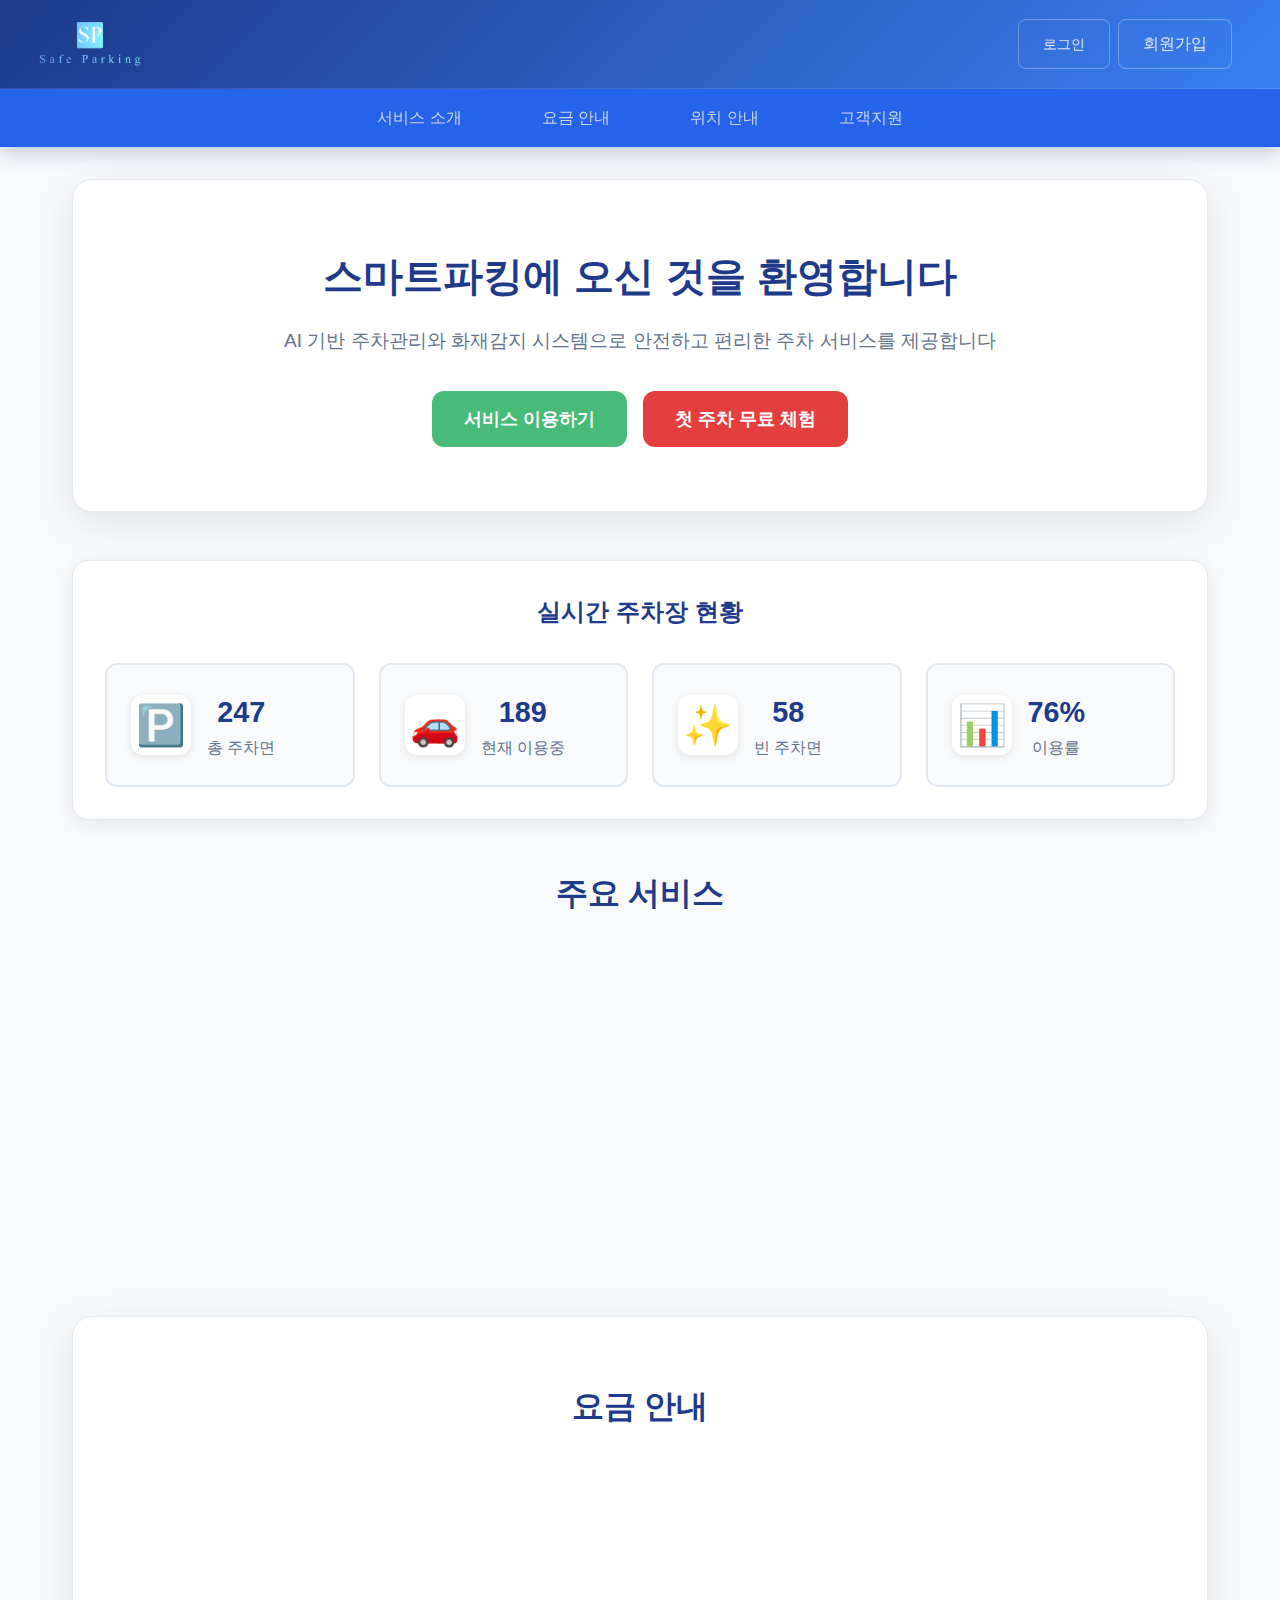
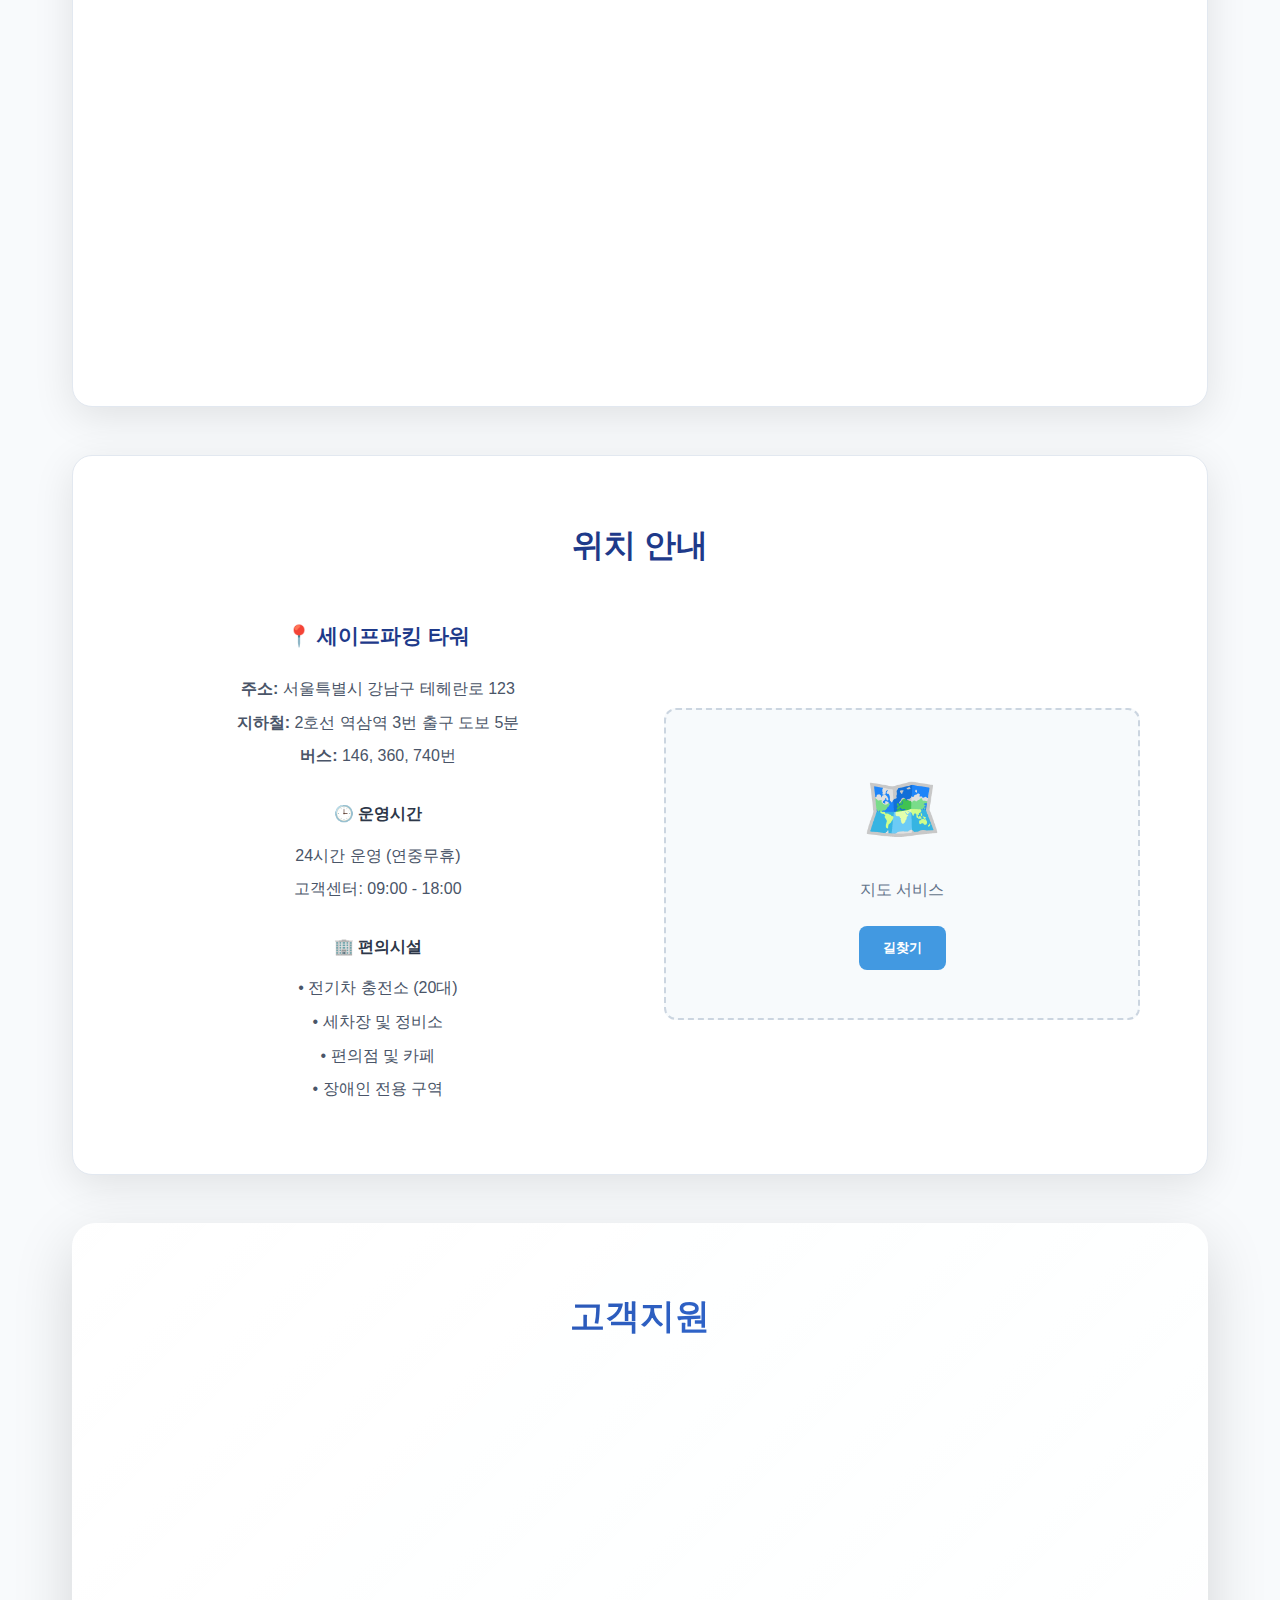
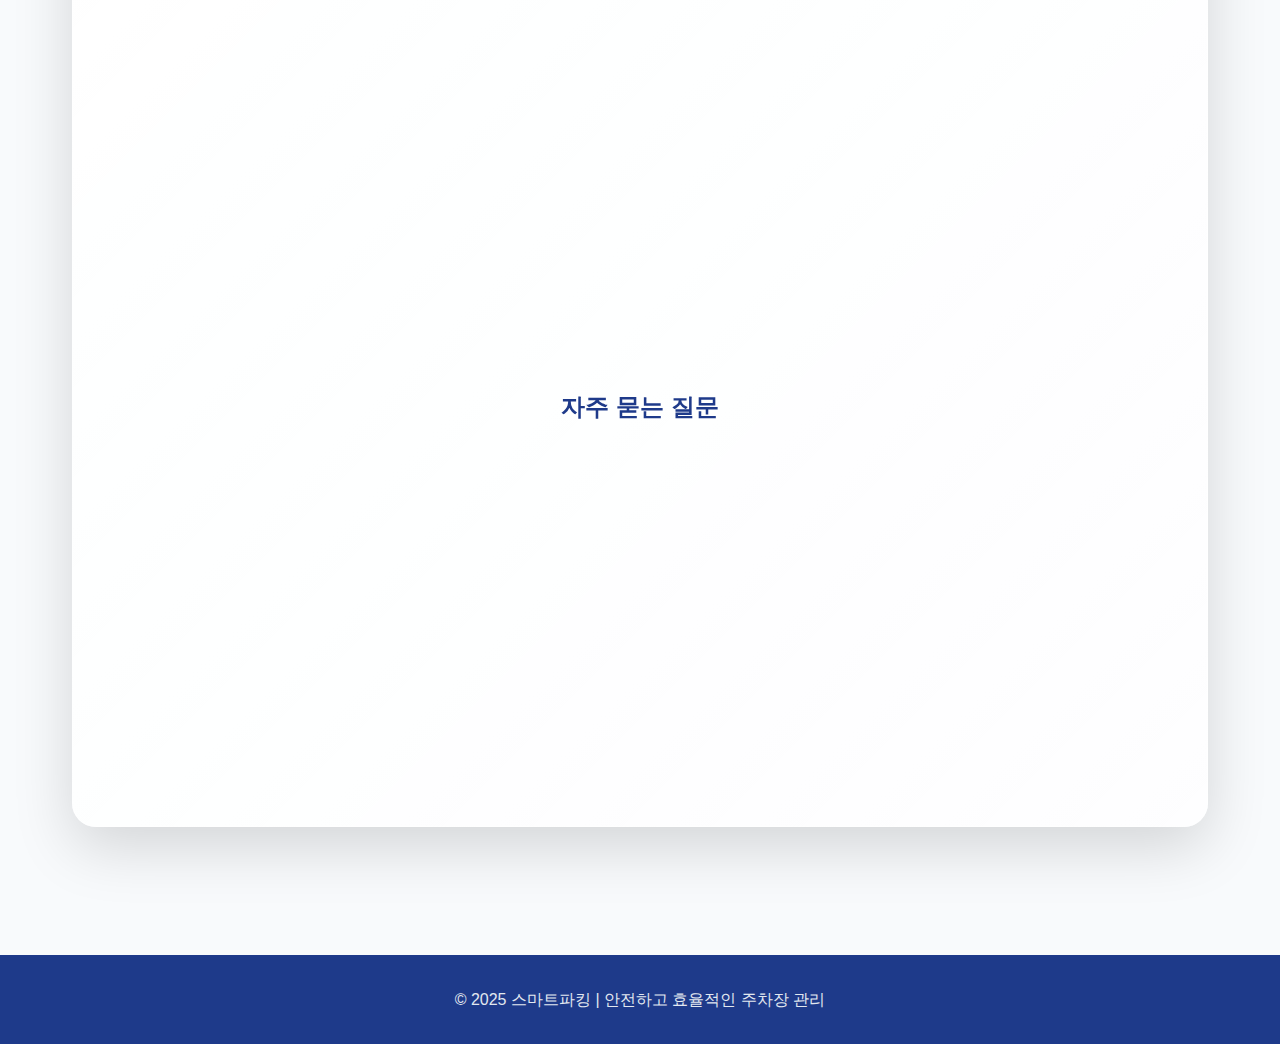
<file: index.html>
<!DOCTYPE html>
<html lang="ko">
<head>
  <meta charset="UTF-8">
  <meta name="viewport" content="width=device-width, initial-scale=1.0">
  <title>세이프파킹 - 통합관리시스템</title>
  <link rel="stylesheet" href="unified-style.css">
</head>
<body>
  <header id="main-header">
    <div class="top-bar">
      <div class="logo">
        <img src="img/logo.png" alt="스마트파킹 로고" class="logo-image" id="logo-image">
        
      </div>
       <div class="auth-section" id="auth-section">
        <!-- 로그인 전 - Thymeleaf 조건 처리 -->
        <div class="login-buttons" id="login-buttons" th:if="${session.loginUser == null}">
          <a th:href="@{/member/login}" class="login-btn unified-login">로그인</a>
          <a th:href="@{/member/signup}" class="signup-btn">회원가입</a>
        </div>
        
        <!-- 로그인 후 - Thymeleaf 조건 처리 -->
        <div class="user-info" id="user-info" th:if="${session.loginUser != null}">
          
        </div>
      </div>
    </div>
    
    <!-- 동적 메뉴 -->
    <nav class="main-menu" id="main-menu">
      <!-- 로그인 전 메뉴 -->
      <div class="guest-menu" id="guest-menu">
        <ul>
          <li><a href="#features">서비스 소개</a></li>
          <li><a href="#pricing">요금 안내</a></li>
          <li><a href="#location">위치 안내</a></li>
          <li><a href="#contact">고객지원</a></li>
        </ul>
      </div>
      
      <!-- 고객 메뉴 -->
      <div class="customer-menu" id="customer-menu" style="display: none;">
        <ul>
          <li><a href="#" onclick="loadPage('reservation')">🅿️ 주차 예약</a></li>
          <li><a href="#" onclick="loadPage('payment')">💳 요금 결제</a></li>
          <li><a href="#" onclick="loadPage('records')">📊 이용 내역</a></li>
          <li><a href="#" onclick="showProfile()">⚙️ 내 정보</a></li>
          <li><a href="#" onclick="showSupport()">🎧 고객지원</a></li>
        </ul>
      </div>
      
      <!-- 관리자 메뉴 -->
      <div class="admin-menu" id="admin-menu" style="display: none;">
        <ul>
          <li><a href="#" onclick="loadPage('fire-detection')">🔥 화재 감지</a>
            <ul>
              <li><a href="#" onclick="loadPage('fire-logs')">📊 감지 로그</a></li>
              <li><a href="#" onclick="loadPage('cctv')">📹 CCTV 보기</a></li>
            </ul>
          </li>
          <li><a href="#" onclick="loadPage('approval')">✅ 주차 요청 승인</a>
            <ul>
              <li><a href="#" onclick="loadPage('approved')">✓ 승인 내역</a></li>
              <li><a href="#" onclick="loadPage('rejected')">✗ 거절 내역</a></li>
            </ul>
          </li>
          <li><a href="#" onclick="loadPage('pricing-mgmt')">💰 요금 정책 관리</a>
            <ul>
              <li><a href="#" onclick="loadPage('create-pricing')">➕ 요금 생성</a></li>
              <li><a href="#" onclick="loadPage('edit-pricing')">✏️ 요금 수정</a></li>
            </ul>
          </li>
          <li><a href="#" onclick="loadPage('traffic')">🚙 입출차 현황</a>
            <ul>
              <li><a href="#" onclick="loadPage('entry-records')">📥 입차 기록</a></li>
              <li><a href="#" onclick="loadPage('exit-records')">📤 출차 기록</a></li>
            </ul>
          </li>
          <li><a href="#" onclick="loadPage('reservations-mgmt')">📅 예약 관리</a>
            <ul>
              <li><a href="#" onclick="loadPage('reservation-requests')">📝 예약 신청</a></li>
              <li><a href="#" onclick="loadPage('approval-requests')">⏳ 승인 요청</a></li>
            </ul>
          </li>
        </ul>
      </div>
    </nav>
  </header>

  <main id="main-content">
    <!-- 기본 화면 (로그인 전) -->
    <section class="welcome-section" id="welcome-section">
      <div class="hero">
        <h1>스마트파킹에 오신 것을 환영합니다</h1>
        <p>AI 기반 주차관리와 화재감지 시스템으로 안전하고 편리한 주차 서비스를 제공합니다</p>
        <div class="cta-buttons">
          <button class="cta-btn primary" onclick="showUnifiedLogin()">서비스 이용하기</button>
          <button class="cta-btn secondary" onclick="showSignupModal()">첫 주차 무료 체험</button>
        </div>
      </div>
      
      <!-- 실시간 주차장 현황 -->
      <div class="public-status">
        <h2>실시간 주차장 현황</h2>
        <div class="status-cards">
          <div class="status-card">
            <div class="status-icon">🅿️</div>
            <div class="status-info">
              <span class="status-number">247</span>
              <span class="status-label">총 주차면</span>
            </div>
          </div>
          <div class="status-card">
            <div class="status-icon">🚗</div>
            <div class="status-info">
              <span class="status-number">189</span>
              <span class="status-label">현재 이용중</span>
            </div>
          </div>
          <div class="status-card">
            <div class="status-icon">✨</div>
            <div class="status-info">
              <span class="status-number">58</span>
              <span class="status-label">빈 주차면</span>
            </div>
          </div>
          <div class="status-card">
            <div class="status-icon">📊</div>
            <div class="status-info">
              <span class="status-number">76%</span>
              <span class="status-label">이용률</span>
            </div>
          </div>
        </div>
      </div>

      <!-- 서비스 소개 -->
      <div class="features-preview" id="features">
        <h2>주요 서비스</h2>
        <div class="features-grid">
          <div class="feature-card">
            <div class="feature-icon">🅿️</div>
            <h3>스마트 예약</h3>
            <p>시간/일일/월 주차 예약으로 편리하게 주차공간을 미리 확보하세요</p>
          </div>
          <div class="feature-card">
            <div class="feature-icon">💳</div>
            <h3>간편 결제</h3>
            <p>다양한 결제 방법과 자동결제로 편리하게 주차요금을 정산하세요</p>
          </div>
          <div class="feature-card">
            <div class="feature-icon">🔥</div>
            <h3>화재 안전</h3>
            <p>AI 화재감지 시스템으로 24시간 안전한 주차환경을 제공합니다</p>
          </div>
          <div class="feature-card">
            <div class="feature-icon">📱</div>
            <h3>실시간 모니터링</h3>
            <p>CCTV와 IoT 센서로 실시간 주차장 현황을 확인할 수 있습니다</p>
          </div>
        </div>
      </div>

      <!-- 요금 안내 섹션 -->
      <div class="pricing-section" id="pricing">
        <h2>요금 안내</h2>
        <div class="pricing-grid">
          <div class="pricing-card">
            <div class="pricing-header">
              <h3>시간 주차</h3>
              <div class="price">₩2,000<span>/시간</span></div>
            </div>
            <ul class="pricing-features">
              <li>✓ 30분 단위 과금</li>
              <li>✓ 최대 12시간</li>
              <li>✓ QR 코드 입차</li>
              <li>✓ 자동 결제</li>
            </ul>
          </div>
          <div class="pricing-card popular">
            <div class="popular-badge">인기</div>
            <div class="pricing-header">
              <h3>일일 주차</h3>
              <div class="price">₩20,000<span>/일</span></div>
            </div>
            <ul class="pricing-features">
              <li>✓ 24시간 이용</li>
              <li>✓ 입출차 자유</li>
              <li>✓ 예약 우선권</li>
              <li>✓ 무료 세차</li>
            </ul>
          </div>
          <div class="pricing-card">
            <div class="pricing-header">
              <h3>월 주차</h3>
              <div class="price">₩150,000<span>/월</span></div>
            </div>
            <ul class="pricing-features">
              <li>✓ 고정 자리 제공</li>
              <li>✓ 무제한 이용</li>
              <li>✓ 전용 앱 서비스</li>
              <li>✓ 24시간 고객지원</li>
            </ul>
          </div>
        </div>
      </div>

      <!-- 위치 안내 섹션 -->
      <div class="location-section" id="location">
        <h2>위치 안내</h2>
        <div class="location-content">
          <div class="location-info">
            <h3>📍 세이프파킹 타워</h3>
            <div class="address">
              <p><strong>주소:</strong> 서울특별시 강남구 테헤란로 123</p>
              <p><strong>지하철:</strong> 2호선 역삼역 3번 출구 도보 5분</p>
              <p><strong>버스:</strong> 146, 360, 740번</p>
            </div>
            <div class="operating-hours">
              <h4>🕒 운영시간</h4>
              <p>24시간 운영 (연중무휴)</p>
              <p>고객센터: 09:00 - 18:00</p>
            </div>
            <div class="facilities">
              <h4>🏢 편의시설</h4>
              <p>• 전기차 충전소 (20대)</p>
              <p>• 세차장 및 정비소</p>
              <p>• 편의점 및 카페</p>
              <p>• 장애인 전용 구역</p>
            </div>
          </div>
          <div class="location-map">
            <div class="map-placeholder">
              <div class="map-icon">🗺️</div>
              <p>지도 서비스</p>
              <button class="map-btn" onclick="openMap()">길찾기</button>
            </div>
          </div>
        </div>
      </div>

      <!-- 고객지원 섹션 -->
      <div class="contact-section" id="contact">
        <h2>고객지원</h2>
        <div class="contact-grid">
          <div class="contact-card">
            <div class="contact-icon">📞</div>
            <h3>전화 상담</h3>
            <p>1588-1234</p>
            <p class="contact-time">평일 09:00-18:00</p>
          </div>
          <div class="contact-card">
            <div class="contact-icon">💬</div>
            <h3>실시간 채팅</h3>
            <p>앱 내 채팅 상담</p>
            <p class="contact-time">24시간 운영</p>
          </div>
          <div class="contact-card">
            <div class="contact-icon">📧</div>
            <h3>이메일 문의</h3>
            <p>support@smartparking.com</p>
            <p class="contact-time">24시간 이내 답변</p>
          </div>
          <div class="contact-card">
            <div class="contact-icon">🎧</div>
            <h3>원격 지원</h3>
            <p>기술적 문제 해결</p>
            <p class="contact-time">평일 09:00-17:00</p>
          </div>
        </div>
        
        <div class="faq-section">
          <h3>자주 묻는 질문</h3>
          <div class="faq-list">
            <div class="faq-item">
              <div class="faq-question" onclick="toggleFAQ(this)">
                <span>Q. 예약 취소는 언제까지 가능한가요?</span>
                <span class="faq-toggle">+</span>
              </div>
              <div class="faq-answer">
                <p>이용 시간 30분 전까지 무료 취소가 가능합니다. 그 이후에는 취소 수수료가 부과됩니다.</p>
              </div>
            </div>
            <div class="faq-item">
              <div class="faq-question" onclick="toggleFAQ(this)">
                <span>Q. 전기차 충전은 어떻게 이용하나요?</span>
                <span class="faq-toggle">+</span>
              </div>
              <div class="faq-answer">
                <p>전기차 충전구역은 별도 예약이 필요하며, 충전 요금은 주차 요금과 별도로 부과됩니다.</p>
              </div>
            </div>
            <div class="faq-item">
              <div class="faq-question" onclick="toggleFAQ(this)">
                <span>Q. 월 주차 신청 방법을 알려주세요.</span>
                <span class="faq-toggle">+</span>
              </div>
              <div class="faq-answer">
                <p>앱에서 월 주차 신청 후 관리사무소에서 계약서 작성 및 결제를 진행하시면 됩니다.</p>
              </div>
            </div>
          </div>
        </div>
      </div>
    </section>

    <!-- 고객 대시보드 -->
    <section class="customer-dashboard" id="customer-dashboard" style="display: none;">
      <div class="dashboard-header">
        <h2>마이 파킹 대시보드</h2>
        <p>편리하고 안전한 주차 서비스를 이용해보세요!</p>
      </div>

      <!-- 빠른 액션 -->
      <div class="quick-actions">
        <div class="action-grid">
          <div class="action-card primary" onclick="loadPage('reservation')">
            <div class="action-icon">🅿️</div>
            <h3>지금 예약하기</h3>
            <p>월/일 주차 예약</p>
          </div>
          <div class="action-card" onclick="loadPage('payment')">
            <div class="action-icon">💳</div>
            <h3>결제하기</h3>
            <p>미납 요금 정산</p>
          </div>
          <div class="action-card" onclick="loadPage('records')">
            <div class="action-icon">📊</div>
            <h3>이용내역</h3>
            <p>입출차 및 결제기록</p>
          </div>
          <div class="action-card" onclick="showQR()">
            <div class="action-icon">📱</div>
            <h3>QR 입차</h3>
            <p>빠른 입차 코드</p>
          </div>
        </div>
      </div>

      <!-- 현재 상태 -->
      <div class="current-status">
        <h3>현재 주차 상태</h3>
        <div class="status-grid">
          <div class="parking-status-card active">
            <div class="status-header">
              <span class="status-badge">주차중</span>
              <span class="parking-spot">A-15번</span>
            </div>
            <div class="status-details">
              <p><strong>입차시간:</strong> 2025-07-02 09:30</p>
              <p><strong>경과시간:</strong> <span id="elapsed-time">2시간 30분</span></p>
              <p><strong>예상요금:</strong> ₩5,000</p>
            </div>
            <button class="exit-btn" onclick="requestExit()">출차 요청</button>
          </div>
        </div>
      </div>
    </section>

    <!-- 관리자 대시보드 -->
    <section class="admin-dashboard" id="admin-dashboard" style="display: none;">
      <div class="dashboard-header">
        <h2>관리자 제어판</h2>
        <p>주차장 운영 현황을 실시간으로 관리하세요</p>
      </div>

      <!-- 관리자 통계 -->
      <div class="admin-stats">
        <div class="stats-grid">
          <div class="stat-card alert">
            <div class="stat-icon">🚨</div>
            <div class="stat-data">
              <span class="stat-number">0</span>
              <span class="stat-label">화재 경보</span>
            </div>
          </div>
          <div class="stat-card pending">
            <div class="stat-icon">⏳</div>
            <div class="stat-data">
              <span class="stat-number">5</span>
              <span class="stat-label">승인 대기</span>
            </div>
          </div>
          <div class="stat-card revenue">
            <div class="stat-icon">💰</div>
            <div class="stat-data">
              <span class="stat-number">₩2.3M</span>
              <span class="stat-label">오늘 매출</span>
            </div>
          </div>
          <div class="stat-card monitoring">
            <div class="stat-icon">📹</div>
            <div class="stat-data">
              <span class="stat-number">24</span>
              <span class="stat-label">CCTV 가동</span>
            </div>
          </div>
        </div>
      </div>

      <!-- 관리자 빠른 액션 -->
      <div class="admin-actions">
        <div class="action-grid">
          <div class="admin-action-card" onclick="loadPage('fire-detection')">
            <div class="action-icon">🔥</div>
            <h3>화재 감지</h3>
            <p>실시간 화재감지 현황</p>
          </div>
          <div class="admin-action-card" onclick="loadPage('approval')">
            <div class="action-icon">✅</div>
            <h3>승인 관리</h3>
            <p>주차 요청 승인</p>
          </div>
          <div class="admin-action-card" onclick="loadPage('traffic')">
            <div class="action-icon">🚙</div>
            <h3>입출차 현황</h3>
            <p>실시간 교통 관리</p>
          </div>
          <div class="admin-action-card" onclick="loadPage('cctv')">
            <div class="action-icon">📹</div>
            <h3>CCTV 모니터링</h3>
            <p>보안 카메라 관제</p>
          </div>
        </div>
      </div>
    </section>

    <!-- 동적 컨텐츠 영역 -->
    <section class="dynamic-content" id="dynamic-content" style="display: none;">
      <!-- 여기에 각 메뉴별 컨텐츠가 동적으로 로드됩니다 -->
    </section>
  </main>

  <!-- 회원가입 모달 -->
  <div id="signup-modal" class="modal">
    <div class="modal-content">
      <div class="modal-header">
        <h3>회원가입</h3>
        <button class="close-btn" onclick="closeSignupModal()">&times;</button>
      </div>
      <div class="modal-body">
        <div class="signup-options">
          <h4>회원가입 유형을 선택하세요</h4>
          <div class="signup-type-buttons">
            <a href="customer-signup.html" class="signup-type-btn customer">
              <div class="signup-icon">👤</div>
              <h3>일반 고객</h3>
              <p>주차 서비스 이용</p>
            </a>
            <button class="signup-type-btn admin" onclick="showAdminSignupInfo()">
              <div class="signup-icon">👨‍💼</div>
              <h3>관리자</h3>
              <p>시설 관리 담당자</p>
            </button>
          </div>
        </div>
      </div>
    </div>
  </div>

  <footer>
    <p>&copy; 2025 스마트파킹 | 안전하고 효율적인 주차장 관리</p>
  </footer>

 
  <script src="unified-script.js"></script>
</body>
</html>
</file>
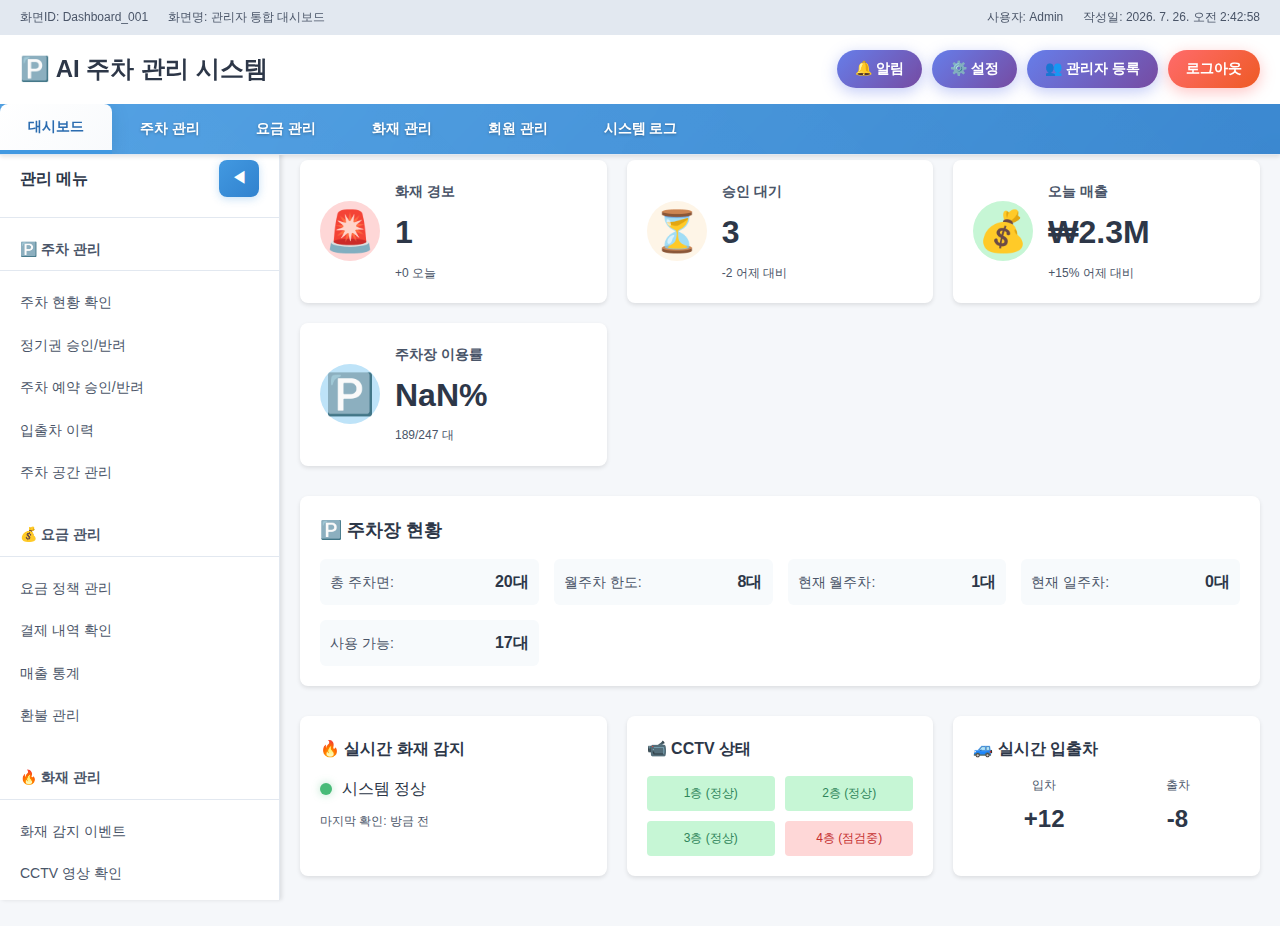
<file: admin-dashboard.html>
<!DOCTYPE html>
<html lang="ko">
<head>
  <meta charset="UTF-8">
  <meta name="viewport" content="width=device-width, initial-scale=1.0">
  <title>AI Parking Management System - 관리자</title>
  <link rel="stylesheet" href="admin-dashboard.css">
</head>
<body>
  <!-- 헤더 -->
  <header class="header">
    <div class="header-top">
      <div class="header-info">
        <span id="currentScreen">화면ID: Dashboard_001</span>
        <span id="screenName">화면명: 관리자 통합 대시보드</span>
      </div>
      <div class="header-info">
        <span>사용자: <span id="adminName">Admin</span></span>
        <span id="currentDate">작성일: 2025-07-01</span>
      </div>
    </div>
    
    <div class="main-header">
      <div class="logo-container">
        <div class="system-title">🅿️ AI 주차 관리 시스템</div>
       </div>
      <div class="header-actions">
        <button class="header-btn" onclick="showNotifications()">🔔 알림</button>
        <button class="header-btn" onclick="showSettings()">⚙️ 설정</button>
        <button class="header-btn" onclick="showAdminRegister()">👥 관리자 등록</button>
        <button class="header-btn logout" onclick="logout()">로그아웃</button>
      </div>
    </div>
    
    <nav class="nav-tabs">
      <button class="nav-tab active" data-tab="dashboard">대시보드</button>
      <button class="nav-tab" data-tab="parking-management">주차 관리</button>
      <button class="nav-tab" data-tab="fee-management">요금 관리</button>
      <button class="nav-tab" data-tab="fire-management">화재 관리</button>
      <button class="nav-tab" data-tab="member-management">회원 관리</button>
      <button class="nav-tab" data-tab="system-logs">시스템 로그</button>
    </nav>
  </header>

  <!-- 사이드바 표시 버튼 -->
  <button class="sidebar-show-btn" id="sidebarShowBtn" onclick="toggleSidebar()">▶</button>

  <!-- 사이드바 -->
  <aside class="sidebar" id="sidebar">
    <div class="sidebar-header">
      <h3>관리 메뉴</h3>
      <button class="sidebar-toggle" onclick="toggleSidebar()">◀</button>
    </div>
    
    <nav class="sidebar-nav">
      <div class="nav-section">
        <h4>🅿️ 주차 관리</h4>
        <ul>
          <li><a href="#" onclick="loadPage('parking-status')">주차 현황 확인</a></li>
          <li><a href="#" onclick="loadPage('parking-approval')">정기권 승인/반려</a></li>
          <li><a href="#" onclick="loadPage('parking-reservation')">주차 예약 승인/반려</a></li>
          <li><a href="#" onclick="loadPage('parking-log')">입출차 이력</a></li>
          <li><a href="#" onclick="loadPage('parking-spaces')">주차 공간 관리</a></li>
        </ul>
      </div>
      
      <div class="nav-section">
        <h4>💰 요금 관리</h4>
        <ul>
          <li><a href="#" onclick="loadPage('fee-policy')">요금 정책 관리</a></li>
          <li><a href="#" onclick="loadPage('payment-history')">결제 내역 확인</a></li>
          <li><a href="#" onclick="loadPage('revenue-stats')">매출 통계</a></li>
          <li><a href="#" onclick="loadPage('refund-management')">환불 관리</a></li>
        </ul>
      </div>
      
      <div class="nav-section">
        <h4>🔥 화재 관리</h4>
        <ul>
          <li><a href="#" onclick="loadPage('fire-detection')">화재 감지 이벤트</a></li>
          <li><a href="#" onclick="loadPage('cctv-monitoring')">CCTV 영상 확인</a></li>
          <li><a href="#" onclick="loadPage('fire-judgment')">화재 여부 판단</a></li>
          <li><a href="#" onclick="loadPage('user-alert')">사용자 알림 전송</a></li>
          <li><a href="#" onclick="loadPage('fire-logs')">화재 기록 관리</a></li>
        </ul>
      </div>
      
      <div class="nav-section">
        <h4>👥 회원 관리</h4>
        <ul>
          <li><a href="#" onclick="loadPage('member-list')">회원 정보 관리</a></li>
          <li><a href="#" onclick="loadPage('vehicle-management')">차량 정보 관리</a></li>
          <li><a href="#" onclick="loadPage('member-stats')">회원 통계</a></li>
        </ul>
      </div>
      
      <div class="nav-section">
        <h4>📊 시스템 로그</h4>
        <ul>
          <li><a href="#" onclick="loadPage('system-status')">시스템 상태</a></li>
          <li><a href="#" onclick="loadPage('system-logs')">시스템 로그 기록</a></li>
          <li><a href="#" onclick="loadPage('periodic-logs')">정기 로그 저장</a></li>
        </ul>
      </div>
    </nav>
  </aside>

  <!-- 메인 컨테이너 -->
  <main class="main-content">
    <!-- 대시보드 개요 -->
    <section class="dashboard-overview" id="dashboard-overview">
      <div class="stats-grid">
        <div class="stat-card alert">
          <div class="stat-icon">🚨</div>
          <div class="stat-content">
            <h3>화재 경보</h3>
            <div class="stat-number" id="fireAlerts">0</div>
            <div class="stat-change">+0 오늘</div>
          </div>
        </div>
        
        <div class="stat-card pending">
          <div class="stat-icon">⏳</div>
          <div class="stat-content">
            <h3>승인 대기</h3>
            <div class="stat-number" id="pendingApprovals">7</div>
            <div class="stat-change">-2 어제 대비</div>
          </div>
        </div>
        
        <div class="stat-card revenue">
          <div class="stat-icon">💰</div>
          <div class="stat-content">
            <h3>오늘 매출</h3>
            <div class="stat-number" id="todayRevenue">₩2.3M</div>
            <div class="stat-change">+15% 어제 대비</div>
          </div>
        </div>
        
        <div class="stat-card occupancy">
          <div class="stat-icon">🅿️</div>
          <div class="stat-content">
            <h3>주차장 이용률</h3>
            <div class="stat-number" id="occupancyRate">76%</div>
            <div class="stat-change">189/247 대</div>
          </div>
        </div>
      </div>
      
      <!-- 주차장 현황 -->
      <div class="parking-status-section">
        <div class="parking-status-card">
          <h3>🅿️ 주차장 현황</h3>
          <div class="parking-status-content">
            <div class="parking-status-item">
              <span class="status-label">총 주차면:</span>
              <span class="status-value" id="totalSpaces">20대</span>
            </div>
            <div class="parking-status-item">
              <span class="status-label">월주차 한도:</span>
              <span class="status-value" id="monthlyLimit">8대</span>
            </div>
            <div class="parking-status-item">
              <span class="status-label">현재 월주차:</span>
              <span class="status-value" id="currentMonthly">5대</span>
            </div>
            <div class="parking-status-item">
              <span class="status-label">현재 일주차:</span>
              <span class="status-value" id="currentDaily">8대</span>
            </div>
            <div class="parking-status-item">
              <span class="status-label">사용 가능:</span>
              <span class="status-value" id="availableSpaces">7대</span>
            </div>
          </div>
        </div>
      </div>
      
      <!-- 실시간 모니터링 -->
      <div class="monitoring-section">
        <div class="monitoring-card">
          <h3>🔥 실시간 화재 감지</h3>
          <div class="monitoring-content">
            <div class="status-indicator safe">
              <span class="status-dot"></span>
              <span>시스템 정상</span>
            </div>
            <div class="last-check">마지막 확인: <span id="lastFireCheck">방금 전</span></div>
          </div>
        </div>
        
        <div class="monitoring-card">
          <h3>📹 CCTV 상태</h3>
          <div class="monitoring-content">
            <div class="cctv-grid">
              <div class="cctv-item active">1층 (정상)</div>
              <div class="cctv-item active">2층 (정상)</div>
              <div class="cctv-item active">3층 (정상)</div>
              <div class="cctv-item offline">4층 (점검중)</div>
            </div>
          </div>
        </div>
        
        <div class="monitoring-card">
          <h3>🚙 실시간 입출차</h3>
          <div class="monitoring-content">
            <div class="traffic-stats">
              <div class="traffic-item">
                <span class="traffic-label">입차</span>
                <span class="traffic-number">+12</span>
              </div>
              <div class="traffic-item">
                <span class="traffic-label">출차</span>
                <span class="traffic-number">-8</span>
              </div>
            </div>
          </div>
        </div>
      </div>
    </section>

    <!-- 화재 관리 섹션 -->
    <section class="content-section" id="fire-management-section" style="display: none;">
      <div class="section-header">
        <h2>🔥 화재 감지 이벤트</h2>
        <div class="section-actions">
          <button class="action-btn" onclick="exportFireLog()">📊 내보내기</button>
          <button class="action-btn primary" onclick="refreshFireLog()">🔄 새로고침</button>
          <button class="action-btn" onclick="addManualFireLog()">🔥 수동 기록 추가</button>
        </div>
      </div>
      
      <!-- CCTV 모니터링 섹션 -->
      <div class="cctv-section">
        <div class="section-header">
          <h2>📹 CCTV 실시간 모니터링</h2>
          <div class="section-actions">
            <button class="action-btn" onclick="captureAll()">📸 전체 캡처</button>
            <button class="action-btn" onclick="toggleFullscreen()">🔍 전체화면</button>
            <button class="action-btn primary" onclick="recordAll()">🎥 전체 녹화</button>
            <button class="action-btn" onclick="startAllCameras()">📹 카메라 시작</button>
            <button class="action-btn danger" onclick="stopAllCameras()">⏹️ 카메라 정지</button>
          </div>
        </div>
        
        <div class="cctv-viewer-grid">
          <div class="cctv-viewer">
            <div class="cctv-header">
              <h4>1층 주차장 - 동쪽</h4>
              <div class="cctv-controls">
                <button onclick="captureFrame(1)" title="캡처">📸</button>
                <button onclick="toggleRecord(1)" title="녹화" id="recordBtn1">🎥</button>
                <button onclick="toggleCamera(1)" title="카메라 전환" id="cameraBtn1">📹</button>
                <span class="status-dot online" id="status1"></span>
              </div>
            </div>
            <div class="cctv-display" id="cctvDisplay1">
              <video 
                id="video1" 
                class="cctv-video" 
                autoplay 
                muted 
                playsinline
                style="display: none;"
              ></video>
              <canvas id="canvas1" class="cctv-canvas" style="display: none;"></canvas>
              <div class="video-placeholder" id="placeholder1">
                <p>🎥 실시간 영상</p>
                <p>1층 동쪽 구역</p>
                <p class="timestamp" id="timestamp1">2025-07-01 14:30:25</p>
                <button onclick="startCamera(1)" class="start-camera-btn">카메라 시작</button>
              </div>
            </div>
          </div>
          
          <div class="cctv-viewer">
            <div class="cctv-header">
              <h4>1층 주차장 - 서쪽</h4>
              <div class="cctv-controls">
                <button onclick="captureFrame(2)" title="캡처">📸</button>
                <button onclick="toggleRecord(2)" title="녹화" id="recordBtn2">🎥</button>
                <button onclick="toggleCamera(2)" title="카메라 전환" id="cameraBtn2">📹</button>
                <span class="status-dot online" id="status2"></span>
              </div>
            </div>
            <div class="cctv-display" id="cctvDisplay2">
              <video 
                id="video2" 
                class="cctv-video" 
                autoplay 
                muted 
                playsinline
                style="display: none;"
              ></video>
              <canvas id="canvas2" class="cctv-canvas" style="display: none;"></canvas>
              <div class="video-placeholder" id="placeholder2">
                <p>🎥 실시간 영상</p>
                <p>1층 서쪽 구역</p>
                <p class="timestamp" id="timestamp2">2025-07-01 14:30:25</p>
                <button onclick="startCamera(2)" class="start-camera-btn">카메라 시작</button>
              </div>
            </div>
          </div>
          
          <div class="cctv-viewer">
            <div class="cctv-header">
              <h4>2층 주차장 - 중앙</h4>
              <div class="cctv-controls">
                <button onclick="captureFrame(3)" title="캡처">📸</button>
                <button onclick="toggleRecord(3)" title="녹화" id="recordBtn3">🎥</button>
                <button onclick="toggleCamera(3)" title="카메라 전환" id="cameraBtn3">📹</button>
                <span class="status-dot online" id="status3"></span>
              </div>
            </div>
            <div class="cctv-display" id="cctvDisplay3">
              <video 
                id="video3" 
                class="cctv-video" 
                autoplay 
                muted 
                playsinline
                style="display: none;"
              ></video>
              <canvas id="canvas3" class="cctv-canvas" style="display: none;"></canvas>
              <div class="video-placeholder" id="placeholder3">
                <p>🎥 실시간 영상</p>
                <p>2층 중앙 구역</p>
                <p class="timestamp" id="timestamp3">2025-07-01 14:30:25</p>
                <button onclick="startCamera(3)" class="start-camera-btn">카메라 시작</button>
              </div>
            </div>
          </div>
          
          <div class="cctv-viewer">
            <div class="cctv-header">
              <h4>3층 주차장 - 전체</h4>
              <div class="cctv-controls">
                <button onclick="captureFrame(4)" title="캡처">📸</button>
                <button onclick="toggleRecord(4)" title="녹화" id="recordBtn4">🎥</button>
                <button onclick="toggleCamera(4)" title="카메라 전환" id="cameraBtn4" disabled>📹</button>
                <span class="status-dot offline" id="status4"></span>
              </div>
            </div>
            <div class="cctv-display offline" id="cctvDisplay4">
              <div class="video-placeholder">
                <p>📴 연결 끊김</p>
                <p>점검 중...</p>
                <p class="timestamp">마지막 연결: 14:25:10</p>
              </div>
            </div>
          </div>
        </div>
      </div>
    </section>

    <!-- 다른 섹션들은 원본과 동일... -->
  </main>

  <!-- 모달 영역 -->
  <div class="modal-overlay" id="modalOverlay">
    <div class="modal-content" id="modalContent">
      <!-- 동적으로 생성됨 -->
    </div>
  </div>

  <!-- 알림 메시지 팝업 -->
  <div class="alert-popup" id="alertPopup">
    <div class="alert-content">
      <div class="alert-icon">✅</div>
      <div class="alert-message" id="alertMessage"></div>
      <button class="alert-close-btn" onclick="closeAlert()">확인</button>
    </div>
  </div>

  <!-- 캡처된 이미지 다운로드를 위한 숨겨진 링크 -->
  <a id="downloadLink" style="display: none;" download="cctv-capture.png"></a>

  <script src="admin-dashboard.js"></script>
</body>
</html>
</file>
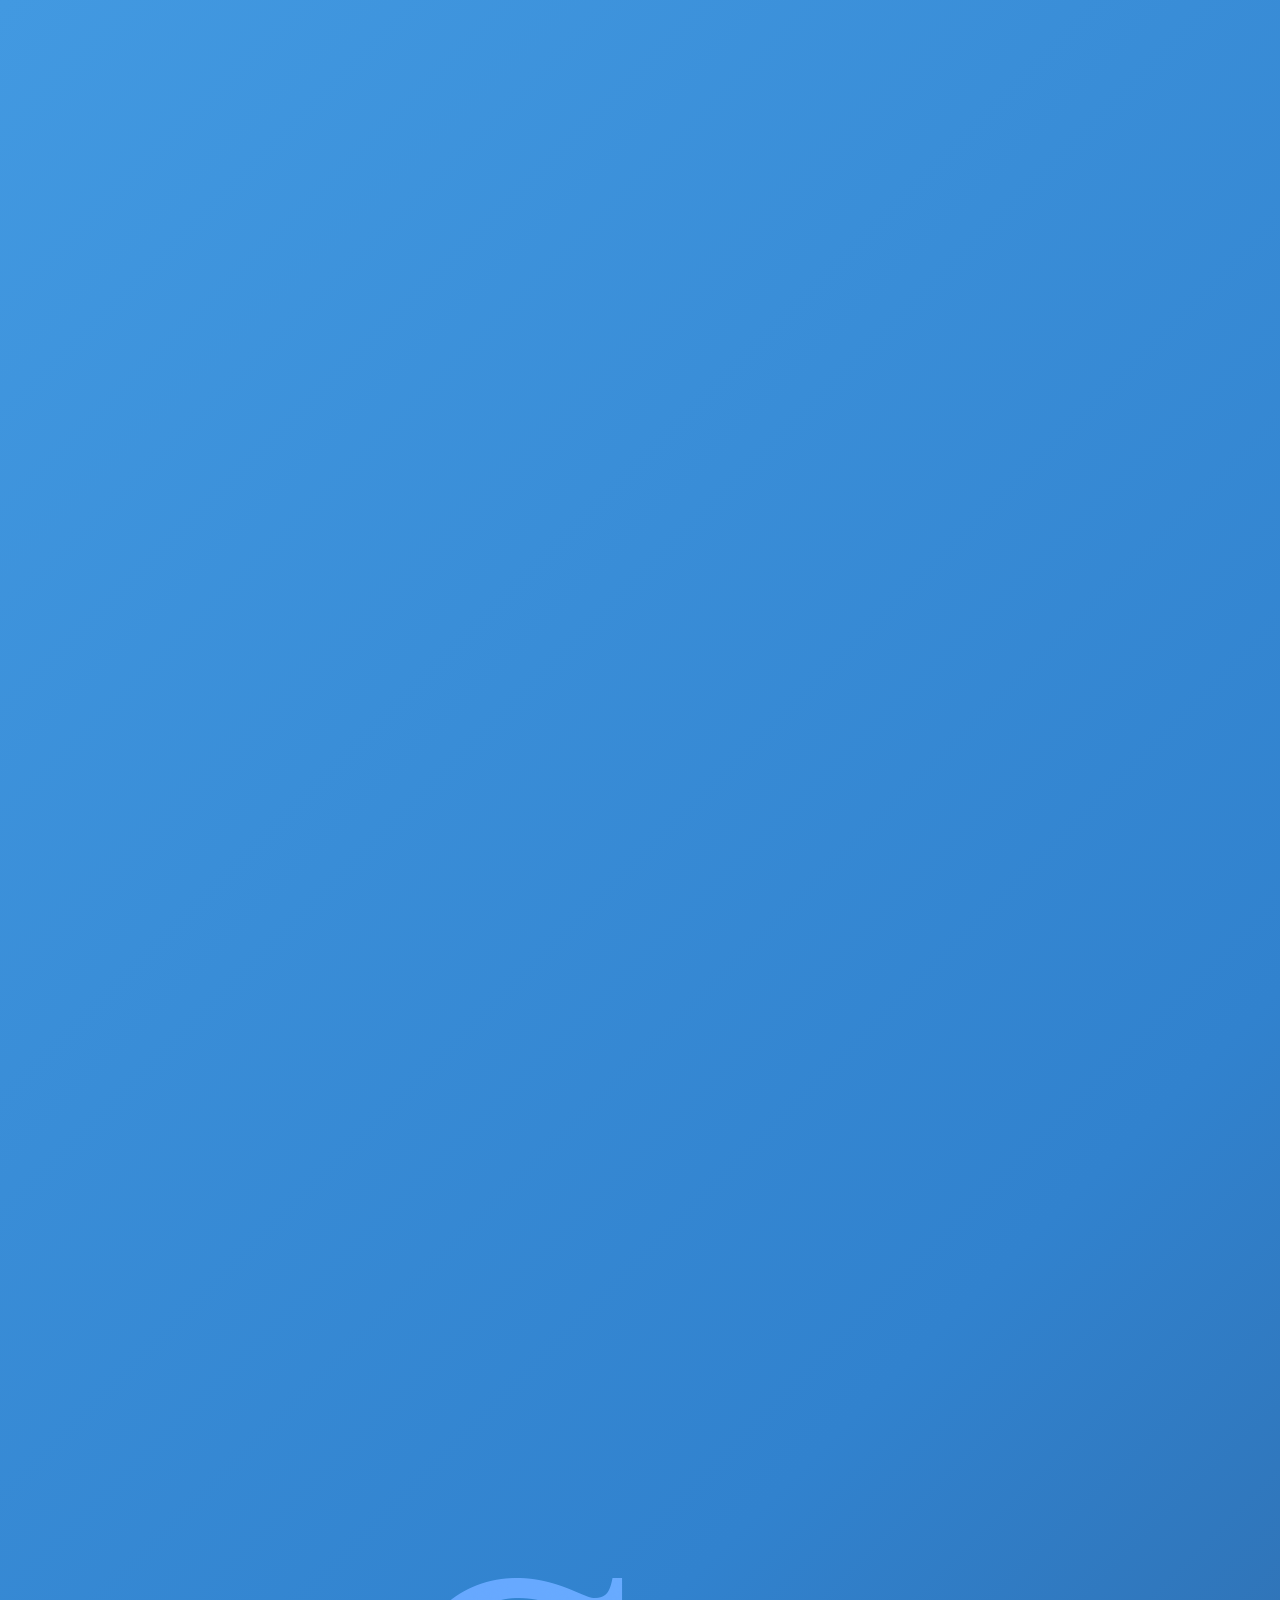
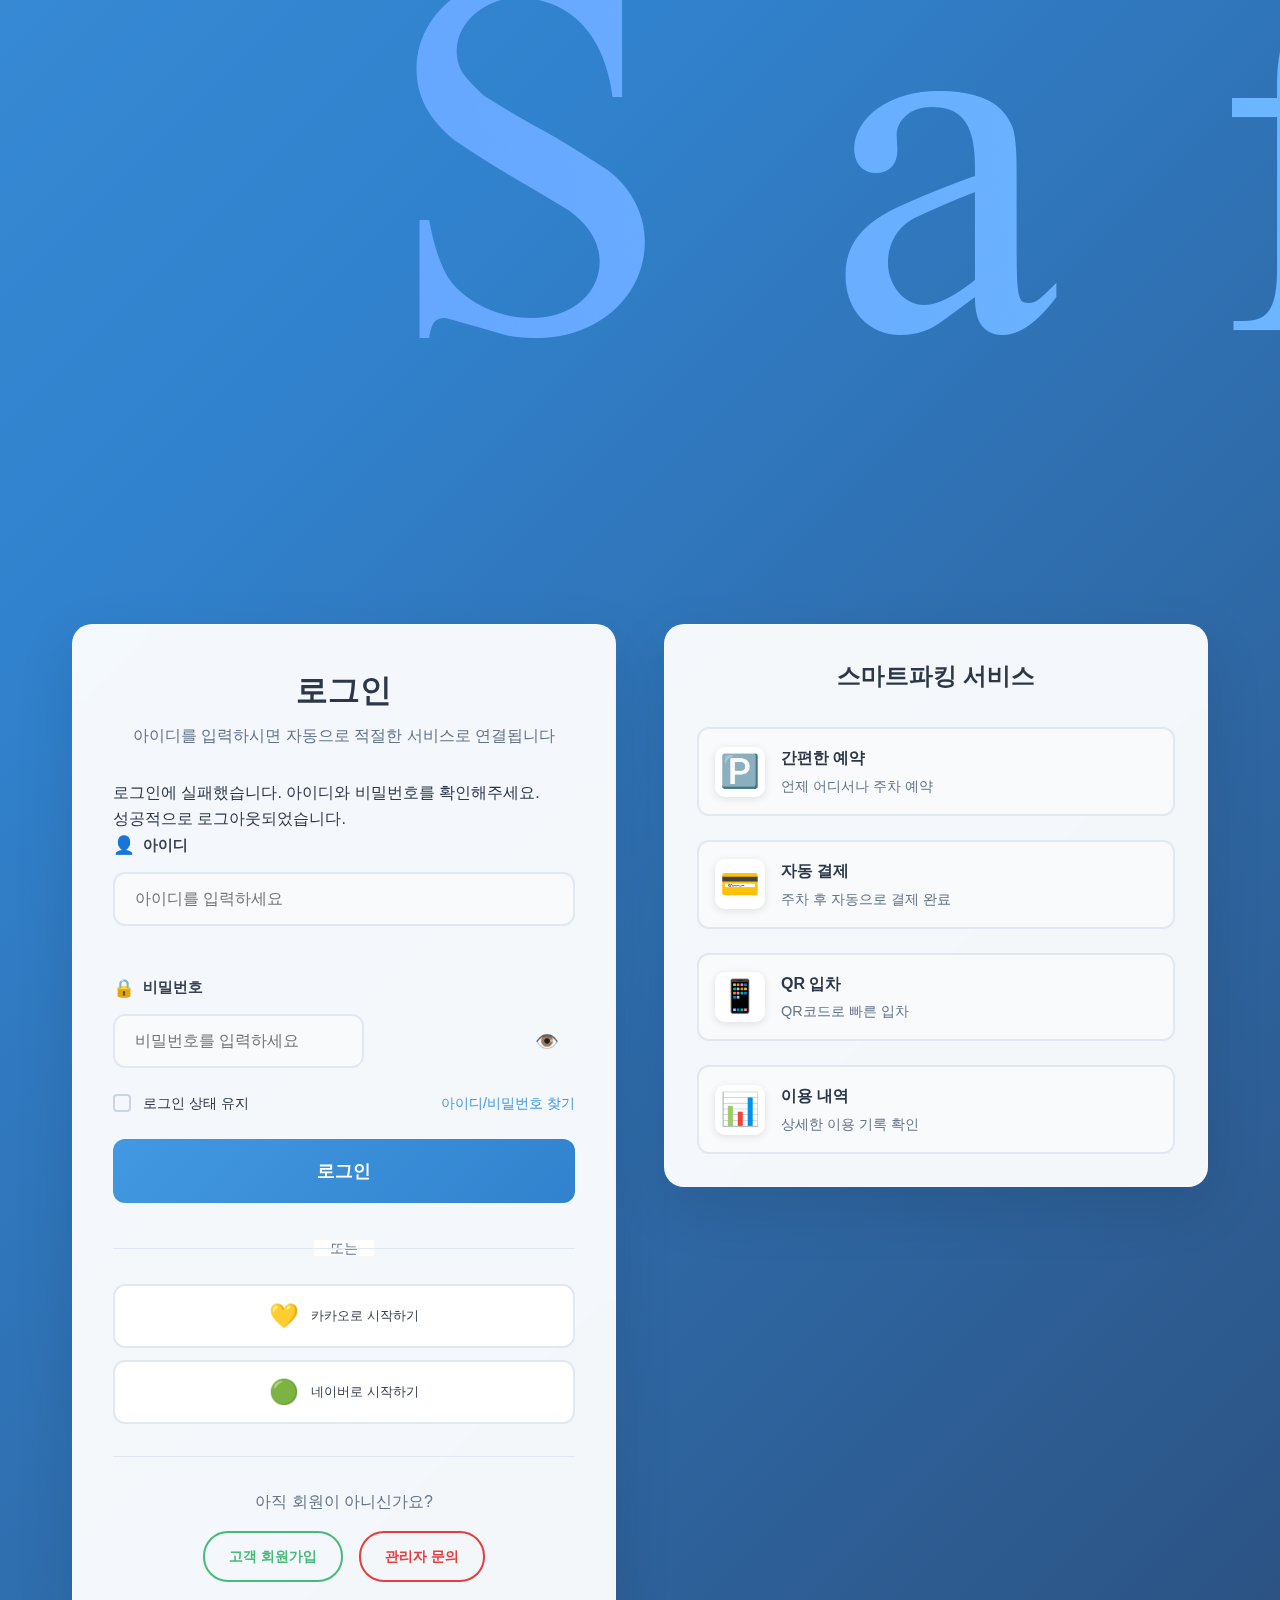
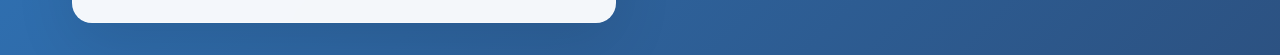
<file: login.html>
<!DOCTYPE html>
<html lang="ko" xmlns:th="http://www.thymeleaf.org">
<head>
  <meta charset="UTF-8">
  <meta name="viewport" content="width=device-width, initial-scale=1.0">
  <title>스마트파킹 - 로그인</title>
  <link rel="stylesheet" href="./unified-login-style.css">
</head>
<body>
  <div class="login-container">
    <!-- 로고 및 헤더 -->
    <div class="login-header">
      <div class="logo">
        <img src="img/logo.png" alt="스마트파킹 로고" class="logo-img">
        <div class="logo-text">
          
        </div>
      </div>
      <div class="back-link">
        <a href="index.html">← 메인으로 돌아가기</a>
      </div>
    </div>

    <div class="content-wrapper">
      <!-- 로그인 카드 -->
      <div class="login-card" id="login-card">
        <div class="login-title">
          <h2>로그인</h2>
          <p>아이디를 입력하시면 자동으로 적절한 서비스로 연결됩니다</p>
        </div>

        <!-- 에러/성공 메시지 -->
        <div th:if="${param.error}" class="error-message" id="error-message">
          로그인에 실패했습니다. 아이디와 비밀번호를 확인해주세요.
        </div>
        
        <div th:if="${param.logout}" class="success-message" id="logout-message">
          성공적으로 로그아웃되었습니다.
        </div>

        <!-- 로그인 폼 -->
        <form class="login-form" th:action="@{/login}" method="post">
          <div class="form-group">
            <label for="username">
              <span class="label-icon">👤</span>
              아이디
            </label>
            <input 
              type="text" 
              id="username"
              name="username"
              placeholder="아이디를 입력하세요"
              required
              autocomplete="username"
            >
            <div class="user-type-indicator" id="user-type-indicator"></div>
          </div>

          <div class="form-group">
            <label for="password">
              <span class="label-icon">🔒</span>
              비밀번호
            </label>
            <div class="password-wrapper">
              <input 
                type="password" 
                id="password"
                name="password"
                placeholder="비밀번호를 입력하세요"
                required
                autocomplete="current-password"
              >
              <button type="button" class="password-toggle">
                <span id="password-icon">👁️</span>
              </button>
            </div>
          </div>

          <div class="form-options">
            <label class="remember-me">
              <input type="checkbox" id="remember-me" name="remember-me">
              <span class="checkmark"></span>
              로그인 상태 유지
            </label>
            <a href="#" class="forgot-link" id="forgot-link">아이디/비밀번호 찾기</a>
          </div>

          <button type="submit" class="login-btn" id="login-btn">
            <span class="btn-text">로그인</span>
            <span class="btn-loading" style="display: none;">로그인 중...</span>
          </button>
        </form>

        <!-- 소셜 로그인 -->
        <div class="social-login">
          <div class="divider">
            <span>또는</span>
          </div>
          <div class="social-buttons">
            <button class="social-btn kakao" id="kakao-btn">
              <span class="social-icon">💛</span>
              카카오로 시작하기
            </button>
            <button class="social-btn naver" id="naver-btn">
              <span class="social-icon">🟢</span>
              네이버로 시작하기
            </button>
          </div>
        </div>

        <!-- 회원가입 링크 -->
        <div class="signup-section">
          <p>아직 회원이 아니신가요?</p>
          <div class="signup-buttons">
            <a href="signup.html" class="signup-link customer">고객 회원가입</a>
            <button class="signup-link admin" id="admin-signup-btn">관리자 문의</button>
          </div>
        </div>
      </div>

      <!-- 서비스 미리보기 -->
      <div class="service-preview" id="service-preview">
        <h3>스마트파킹 서비스</h3>
        
        <!-- 고객 서비스 미리보기 -->
        <div class="preview-content customer-preview" id="customer-preview">
          <div class="features">
            <div class="feature">
              <div class="feature-icon">🅿️</div>
              <div class="feature-text">
                <h4>간편한 예약</h4>
                <p>언제 어디서나 주차 예약</p>
              </div>
            </div>
            <div class="feature">
              <div class="feature-icon">💳</div>
              <div class="feature-text">
                <h4>자동 결제</h4>
                <p>주차 후 자동으로 결제 완료</p>
              </div>
            </div>
            <div class="feature">
              <div class="feature-icon">📱</div>
              <div class="feature-text">
                <h4>QR 입차</h4>
                <p>QR코드로 빠른 입차</p>
              </div>
            </div>
            <div class="feature">
              <div class="feature-icon">📊</div>
              <div class="feature-text">
                <h4>이용 내역</h4>
                <p>상세한 이용 기록 확인</p>
              </div>
            </div>
          </div>
        </div>

        <!-- 관리자 서비스 미리보기 -->
        <div class="preview-content admin-preview" id="admin-preview" style="display: none;">
          <div class="admin-features">
            <div class="admin-feature">
              <div class="feature-icon">🔥</div>
              <div class="feature-text">
                <h4>화재 감지</h4>
                <p>실시간 화재감지 및 경보 시스템</p>
              </div>
            </div>
            <div class="admin-feature">
              <div class="feature-icon">✅</div>
              <div class="feature-text">
                <h4>승인 관리</h4>
                <p>주차 요청 검토 및 승인 처리</p>
              </div>
            </div>
            <div class="admin-feature">
              <div class="feature-icon">🚙</div>
              <div class="feature-text">
                <h4>입출차 현황</h4>
                <p>실시간 차량 흐름 모니터링</p>
              </div>
            </div>
            <div class="admin-feature">
              <div class="feature-icon">📹</div>
              <div class="feature-text">
                <h4>CCTV 관제</h4>
                <p>보안 카메라 통합 관리</p>
              </div>
            </div>
            <div class="admin-feature">
              <div class="feature-icon">💰</div>
              <div class="feature-text">
                <h4>요금 정책</h4>
                <p>주차 요금 정책 설정 및 관리</p>
              </div>
            </div>
            <div class="admin-feature">
              <div class="feature-icon">📊</div>
              <div class="feature-text">
                <h4>통계 분석</h4>
                <p>운영 데이터 분석 및 리포트</p>
              </div>
            </div>
          </div>

          <!-- 시스템 상태 -->
          <div class="system-status">
            <h4>🖥️ 시스템 상태</h4>
            <div class="status-indicators">
              <div class="status-item">
                <span class="status-dot online"></span>
                <span>주차관리 시스템</span>
                <span class="status-text">정상</span>
              </div>
              <div class="status-item">
                <span class="status-dot online"></span>
                <span>화재감지 시스템</span>
                <span class="status-text">정상</span>
              </div>
              <div class="status-item">
                <span class="status-dot online"></span>
                <span>CCTV 시스템</span>
                <span class="status-text">정상</span>
              </div>
              <div class="status-item">
                <span class="status-dot warning"></span>
                <span>결제 시스템</span>
                <span class="status-text">점검중</span>
              </div>
            </div>
          </div>
        </div>
      </div>
    </div>
  </div>

  <script src="unified-login-script.js"></script>
</body>
</html>
</file>
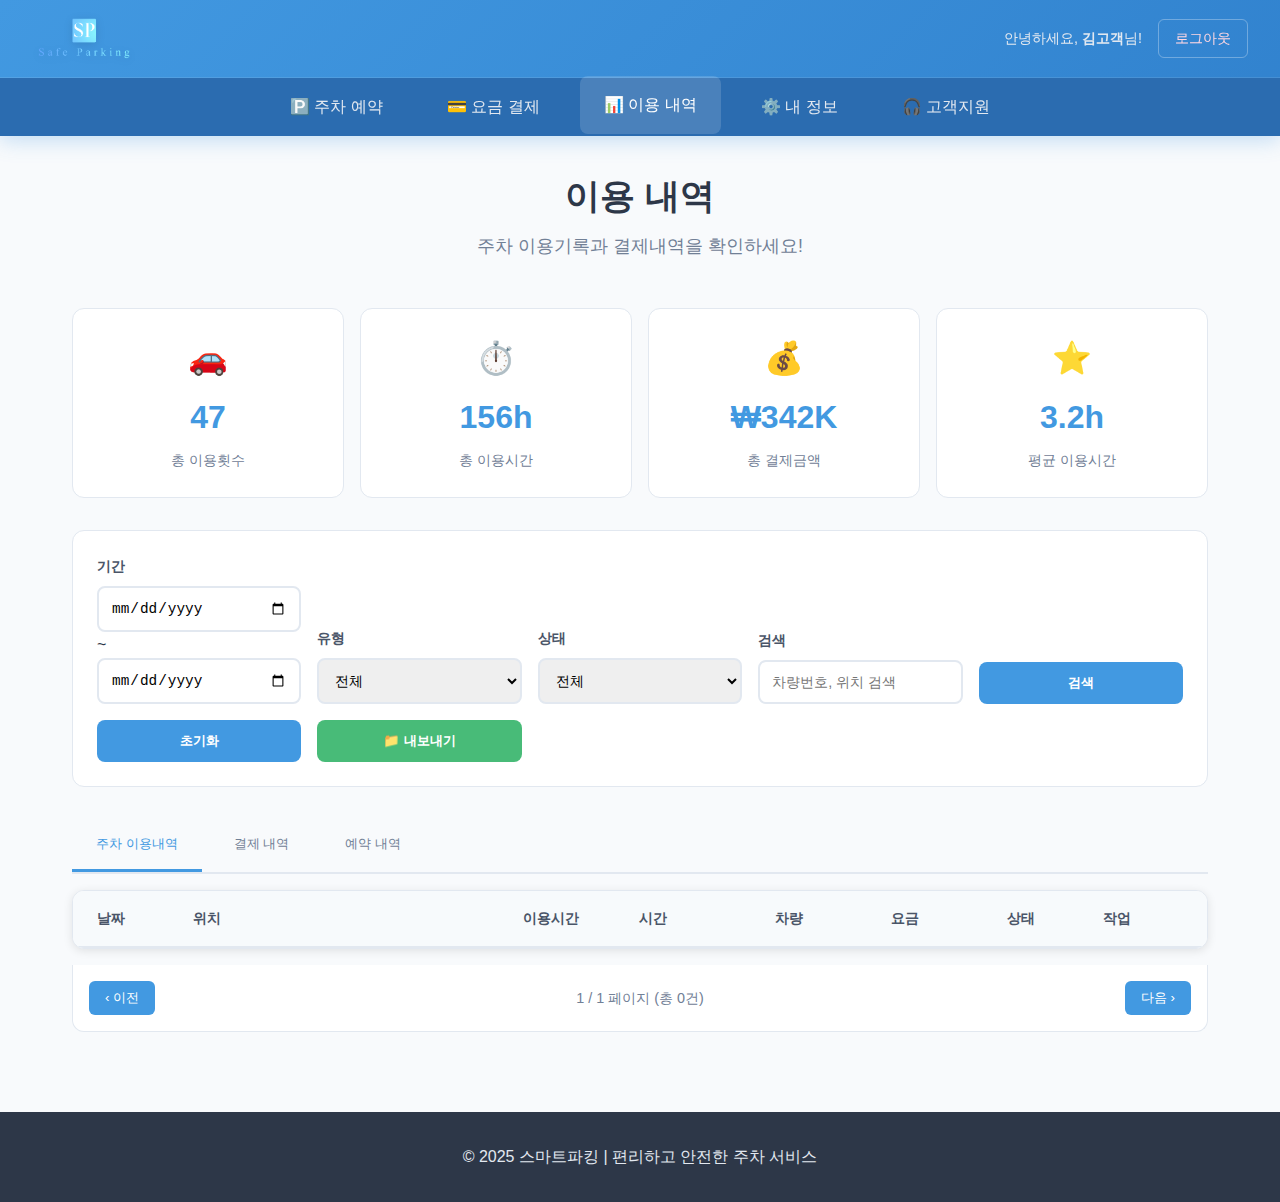
<file: my-records.html>
<!DOCTYPE html>
<html lang="ko">
<head>
  <meta charset="UTF-8">
  <meta name="viewport" content="width=device-width, initial-scale=1.0">
  <title>스마트파킹 - 이용내역</title>
  <link rel="stylesheet" href="./css/customer-style.css">
</head>
<body>
  <header>
    <div class="top-bar">
      <div class="logo">
        <a href="customer-dashboard.html">
          <img src="img/logo.png" alt="스마트파킹 로고" class="logo-img" >
        </a>
      </div>    
                 
      <div class="user-info">
        <span class="welcome">안녕하세요, <strong id="user-name">김고객</strong>님!</span>
        <a href="index.html" class="logout-btn">로그아웃</a>
      </div>
    </div>
    <nav class="main-menu">
      <ul>
        <li><a href="reservation.html">🅿️ 주차 예약</a></li>
        <li><a href="payment.html">💳 요금 결제</a></li>
        <li><a href="my-records.html" class="active">📊 이용 내역</a></li>
        <li><a href="my-info.html">⚙️ 내 정보</a></li>
        <li><a href="support.html">🎧 고객지원</a></li>
      </ul>
    </nav>
  </header>

  <main>
    <section class="page-header">
      <h2>이용 내역</h2>
      <p>주차 이용기록과 결제내역을 확인하세요!</p>
    </section>

    <!-- 에러 메시지 -->
    <div id="records-error-message" class="error-message" style="display: none;"></div>

    <div class="records-container">
      <!-- 통계 요약 -->
      <section class="records-summary">
        <div class="summary-grid">
          <div class="summary-card">
            <div class="summary-icon">🚗</div>
            <div class="summary-data">
              <span class="summary-number" id="total-count">47</span>
              <span class="summary-label">총 이용횟수</span>
            </div>
          </div>
          <div class="summary-card">
            <div class="summary-icon">⏱️</div>
            <div class="summary-data">
              <span class="summary-number" id="total-time">156h</span>
              <span class="summary-label">총 이용시간</span>
            </div>
          </div>
          <div class="summary-card">
            <div class="summary-icon">💰</div>
            <div class="summary-data">
              <span class="summary-number" id="total-paid">₩342K</span>
              <span class="summary-label">총 결제금액</span>
            </div>
          </div>
          <div class="summary-card">
            <div class="summary-icon">⭐</div>
            <div class="summary-data">
              <span class="summary-number" id="average-time">3.2h</span>
              <span class="summary-label">평균 이용시간</span>
            </div>
          </div>
        </div>
      </section>

      <!-- 필터 및 검색 -->
      <section class="records-filter">
        <div class="filter-row">
          <div class="filter-group">
            <label for="date-from">기간</label>
            <input type="date" id="date-from">
            <span>~</span>
            <input type="date" id="date-to">
          </div>
          
          <div class="filter-group">
            <label for="record-type">유형</label>
            <select id="record-type">
              <option value="all">전체</option>
              <option value="parking">주차이용</option>
              <option value="payment">결제내역</option>
              <option value="reservation">예약내역</option>
            </select>
          </div>
          
          <div class="filter-group">
            <label for="status-filter">상태</label>
            <select id="status-filter">
              <option value="all">전체</option>
              <option value="completed">완료</option>
              <option value="pending">진행중</option>
              <option value="cancelled">취소</option>
            </select>
          </div>

          <div class="filter-group">
            <label for="search-keyword">검색</label>
            <input type="text" id="search-keyword" placeholder="차량번호, 위치 검색">
          </div>
          
          <button class="filter-btn" onclick="applyFilter()">검색</button>
          <button class="filter-btn" onclick="resetFilters()">초기화</button>
          <button class="export-btn" onclick="exportRecords()">📁 내보내기</button>
        </div>
      </section>

      <!-- 탭 메뉴 -->
      <section class="records-tabs">
        <div class="tab-buttons">
          <button class="tab-btn active" onclick="switchRecordTab('usage')">주차 이용내역</button>
          <button class="tab-btn" onclick="switchRecordTab('payment')">결제 내역</button>
          <button class="tab-btn" onclick="switchRecordTab('reservation')">예약 내역</button>
        </div>
      </section>

      <!-- 주차 이용내역 -->
      <section id="usage-records" class="records-content active">
        <div class="usage-history history-list">
          <div class="history-header">
            <div class="header-date">날짜</div>
            <div class="header-slot">위치</div>
            <div class="header-duration">이용시간</div>
            <div class="header-time">시간</div>
            <div class="header-car">차량</div>
            <div class="header-fee">요금</div>
            <div class="header-status">상태</div>
            <div class="header-actions">작업</div>
          </div>
          <!-- 이용 내역 항목들이 여기에 동적으로 추가됩니다 -->
        </div>
        
        <!-- 페이지네이션 -->
        <div class="pagination" id="usage-pagination">
          <button id="usage-prev-page" class="page-btn">‹ 이전</button>
          <span id="usage-page-info" class="page-info">1 / 1 페이지 (총 0건)</span>
          <button id="usage-next-page" class="page-btn">다음 ›</button>
        </div>
      </section>

      <!-- 결제 내역 -->
      <section id="payment-records" class="records-content">
        <div class="payment-history-list">
          <!-- 결제 내역 항목들이 여기에 동적으로 추가됩니다 -->
        </div>
        
        <!-- 페이지네이션 -->
        <div class="pagination" id="payment-pagination">
          <button id="payment-prev-page" class="page-btn">‹ 이전</button>
          <span id="payment-page-info" class="page-info">1 / 1 페이지 (총 0건)</span>
          <button id="payment-next-page" class="page-btn">다음 ›</button>
        </div>
      </section>

      <!-- 예약 내역 -->
      <section id="reservation-records" class="records-content">
        <div class="reservation-history-list">
          <!-- 예약 내역 항목들이 여기에 동적으로 추가됩니다 -->
        </div>
        
        <!-- 페이지네이션 -->
        <div class="pagination" id="reservation-pagination">
          <button id="reservation-prev-page" class="page-btn">‹ 이전</button>
          <span id="reservation-page-info" class="page-info">1 / 1 페이지 (총 0건)</span>
          <button id="reservation-next-page" class="page-btn">다음 ›</button>
        </div>
      </section>
    </div>

    <!-- 상세보기 모달 -->
    <div id="detail-modal" class="modal" style="display: none;">
      <div class="modal-content">
        <div class="modal-header">
          <h3>상세 내역</h3>
          <button class="close-btn" onclick="closeModal()">&times;</button>
        </div>
        <div class="modal-body">
          <div class="detail-grid">
            <div class="detail-item">
              <span class="detail-label">이용 번호:</span>
              <span class="detail-value" id="detail-id">-</span>
            </div>
            <div class="detail-item">
              <span class="detail-label">주차 위치:</span>
              <span class="detail-value" id="detail-spot">-</span>
            </div>
            <div class="detail-item">
              <span class="detail-label">차량 번호:</span>
              <span class="detail-value" id="detail-car">-</span>
            </div>
            <div class="detail-item">
              <span class="detail-label">입차 시간:</span>
              <span class="detail-value" id="detail-entry">-</span>
            </div>
            <div class="detail-item">
              <span class="detail-label">출차 시간:</span>
              <span class="detail-value" id="detail-exit">-</span>
            </div>
            <div class="detail-item">
              <span class="detail-label">이용 시간:</span>
              <span class="detail-value" id="detail-duration">-</span>
            </div>
            <div class="detail-item">
              <span class="detail-label">기본 요금:</span>
              <span class="detail-value" id="detail-base">-</span>
            </div>
            <div class="detail-item">
              <span class="detail-label">부가세:</span>
              <span class="detail-value" id="detail-tax">-</span>
            </div>
            <div class="detail-item total">
              <span class="detail-label">총 요금:</span>
              <span class="detail-value" id="detail-total">-</span>
            </div>
          </div>
        </div>
        <div class="modal-footer">
          <button class="receipt-btn" onclick="downloadReceipt()">📄 영수증 다운로드</button>
          <button class="close-modal-btn" onclick="closeModal()">닫기</button>
        </div>
      </div>
    </div>
  </main>

  <footer>
    <p>&copy; 2025 스마트파킹 | 편리하고 안전한 주차 서비스</p>
  </footer>

  <!-- 공통 라이브러리 먼저 로드 -->
  <script src="common/utils.js"></script> 
  <script src="common/api.js"></script>
  <!-- 올바른 스크립트 참조 -->
  <!-- <script src="my-records.js"></script> -->
  <script src="my-records.html"></script>
  <!-- <script src="my-records.js"></script> -->
</body>
</html>
</file>
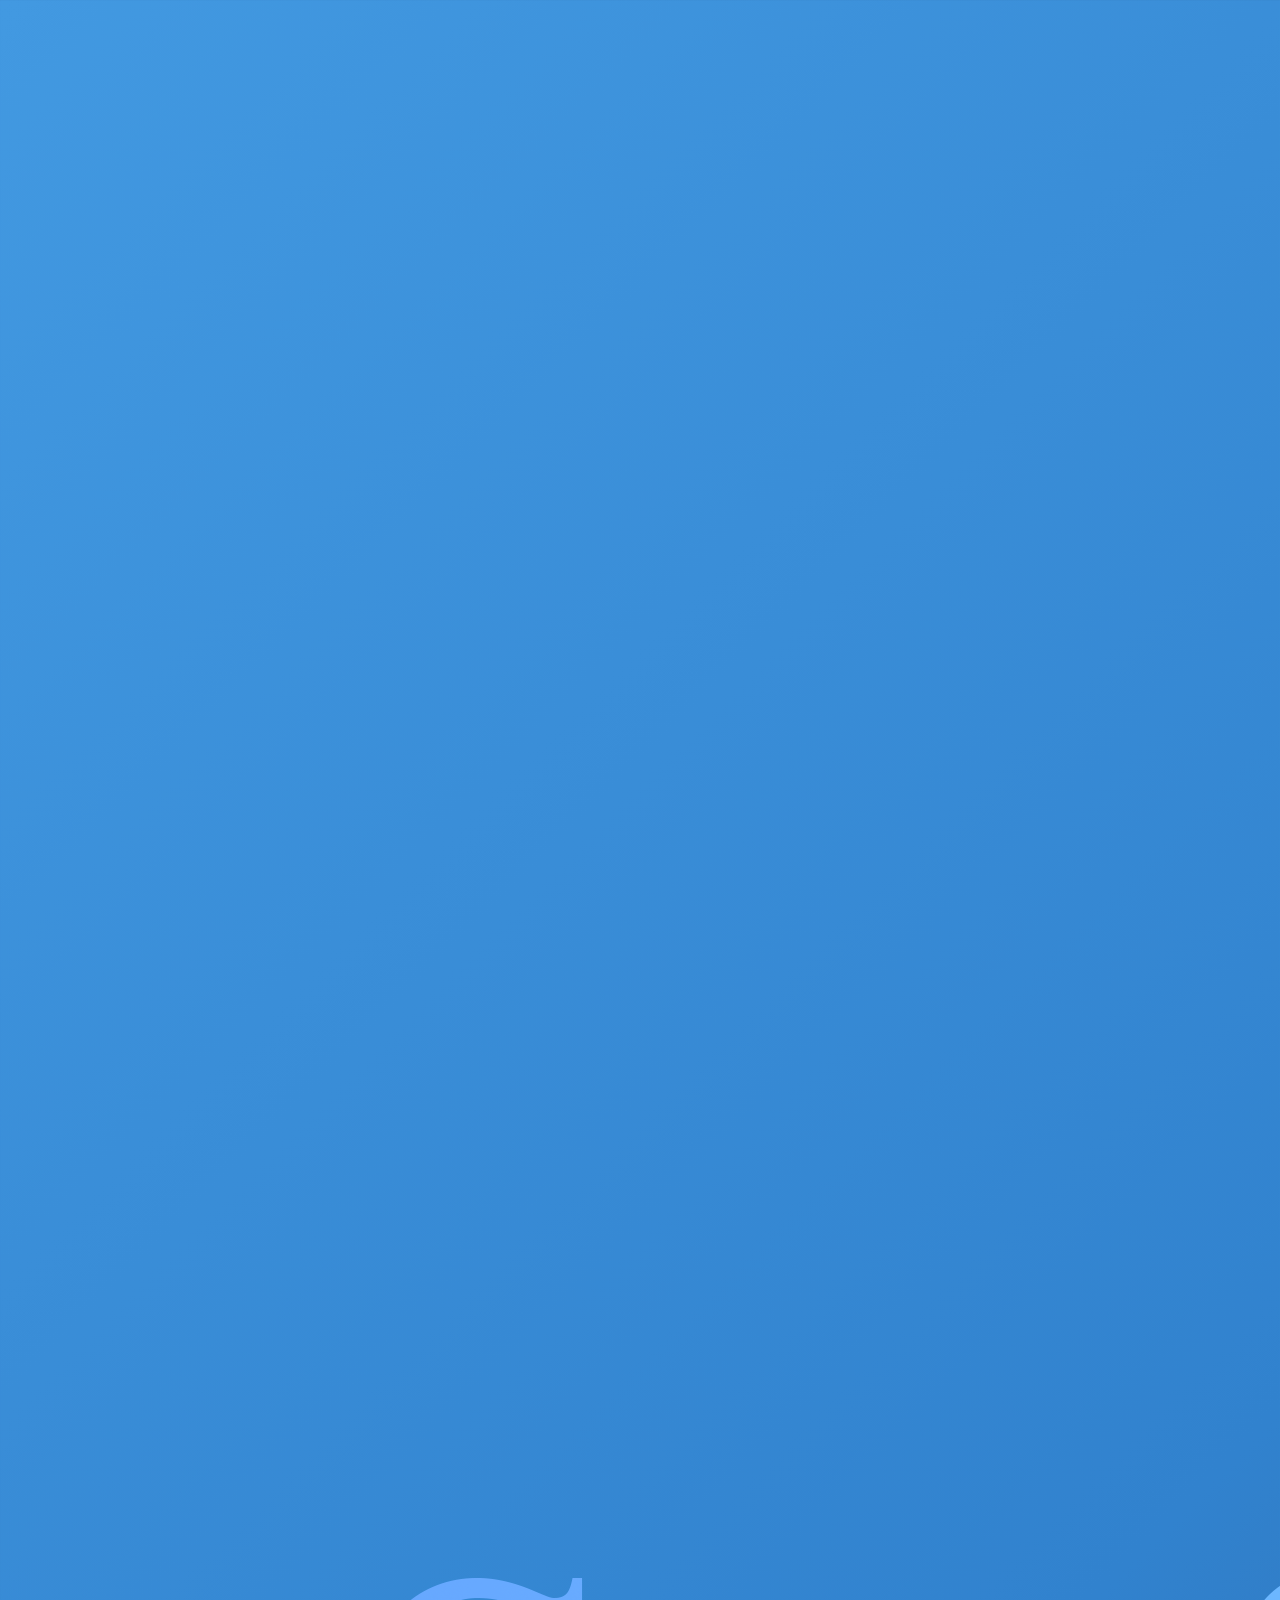
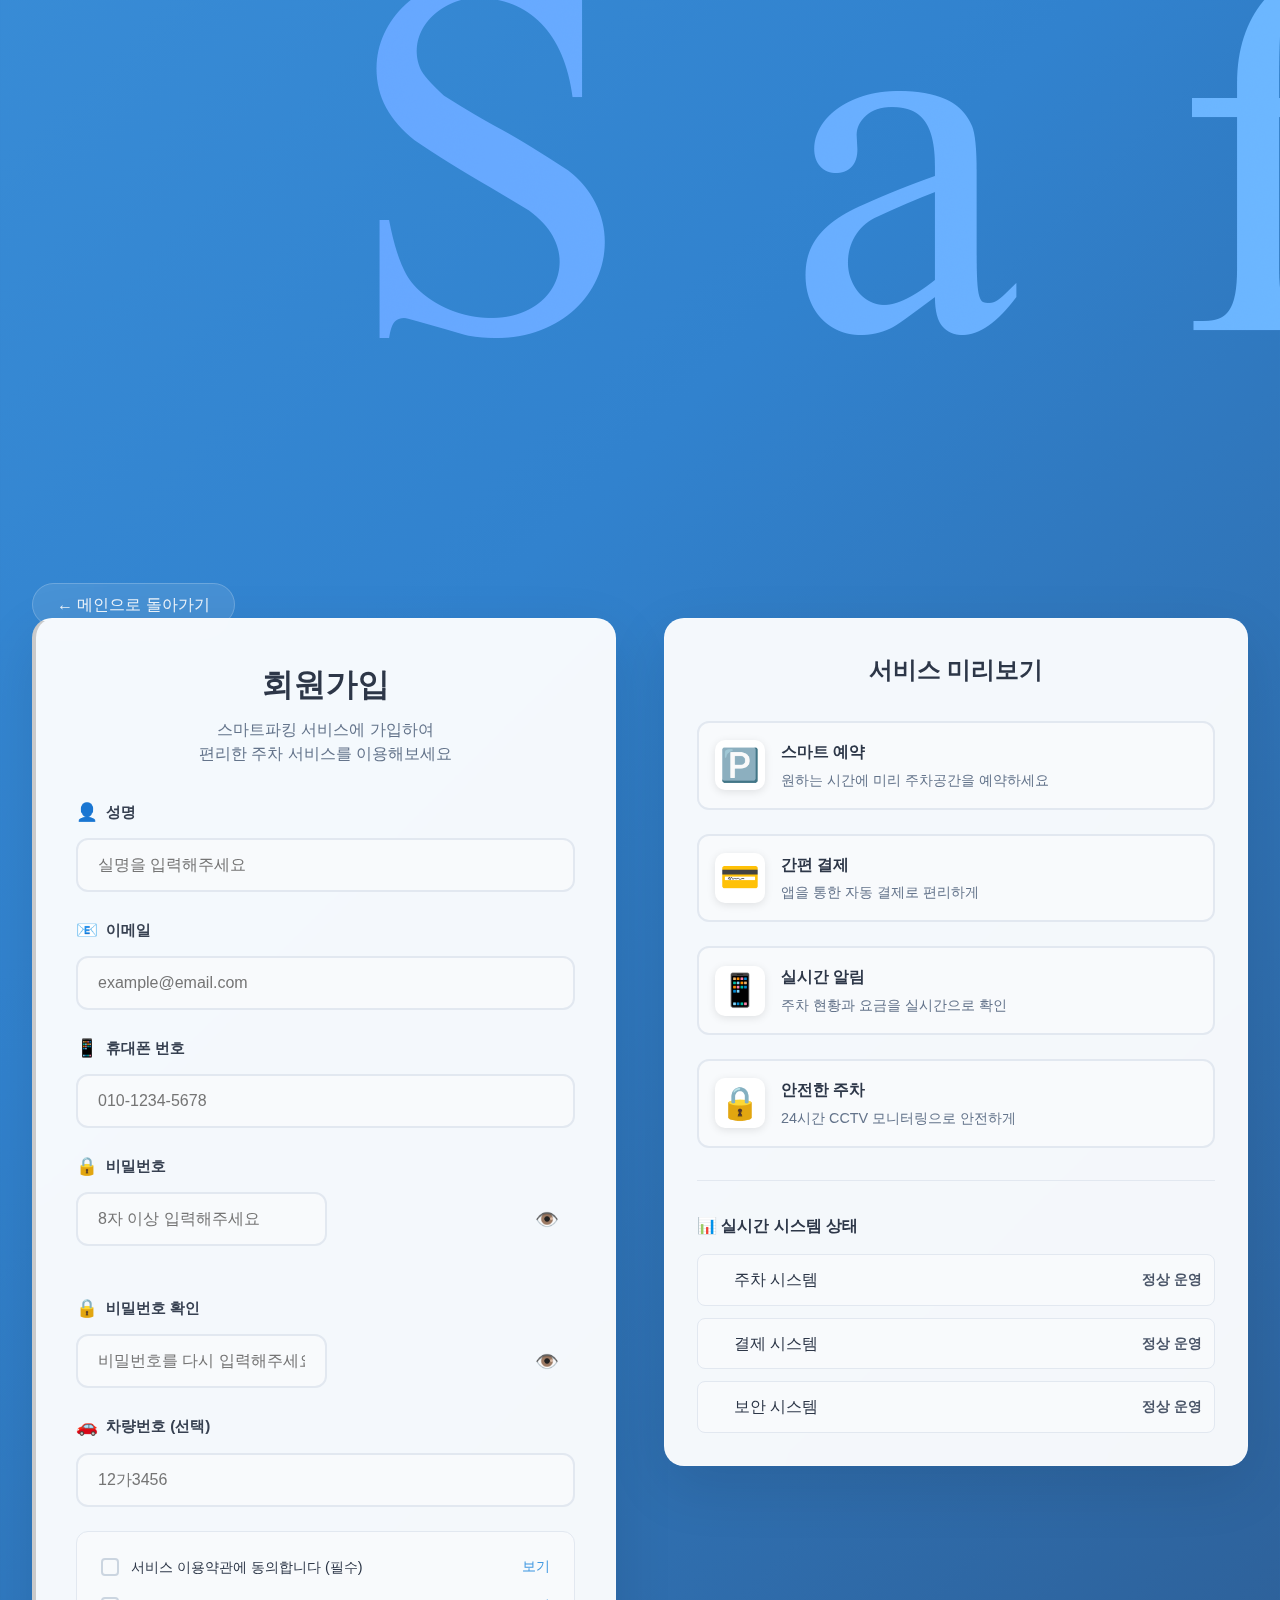
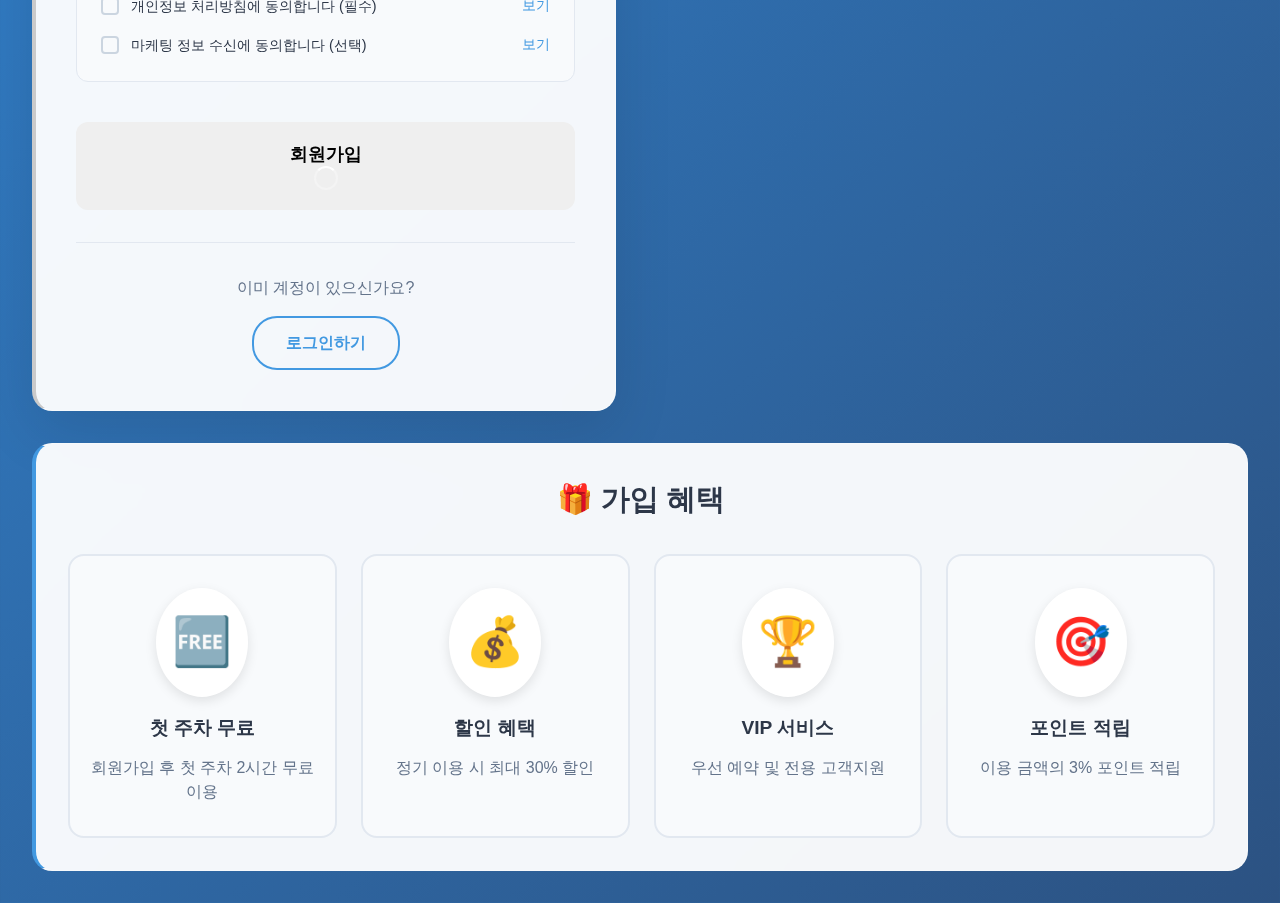
<file: signup.html>
<!DOCTYPE html>
<html lang="ko">
<head>
  <meta charset="UTF-8">
  <meta name="viewport" content="width=device-width, initial-scale=1.0">
  <title>회원가입 - 스마트파킹</title>
  <link rel="stylesheet" href="signup-style.css">
</head>
<body>
  <div class="signup-container">
    <!-- 헤더 -->
    <div class="login-header">
      <div class="logo">
        <img src="img/logo.png" alt="스마트파킹 로고" class="logo-img">
        <div class="logo-text">
          
        </div>
      </div>
      <div class="back-link">
        <a href="#" onclick="goToMainPage()">← 메인으로 돌아가기</a>
      </div>
    </div>

    <!-- 컨텐츠 래퍼 -->
    <div class="content-wrapper">
      <!-- 회원가입 카드 -->
      <div class="signup-card">
        <div class="signup-title">
          <h2>회원가입</h2>
          <p>스마트파킹 서비스에 가입하여<br>편리한 주차 서비스를 이용해보세요</p>
        </div>

        <!-- 회원가입 폼 -->
        <form class="signup-form" id="signup-form">
          <div class="form-group">
            <label for="customer-name">
              <span class="label-icon">👤</span>
              성명
            </label>
            <input type="text" id="customer-name" name="name" required placeholder="실명을 입력해주세요">
          </div>

          <div class="form-group">
            <label for="customer-email">
              <span class="label-icon">📧</span>
              이메일
            </label>
            <input type="email" id="customer-email" name="email" required placeholder="example@email.com">
          </div>

          <div class="form-group">
            <label for="customer-phone">
              <span class="label-icon">📱</span>
              휴대폰 번호
            </label>
            <input type="tel" id="customer-phone" name="phone" required placeholder="010-1234-5678">
          </div>

          <div class="form-group">
            <label for="customer-password">
              <span class="label-icon">🔒</span>
              비밀번호
            </label>
            <div class="password-wrapper">
              <input type="password" id="customer-password" name="password" required placeholder="8자 이상 입력해주세요">
              <button type="button" class="password-toggle" onclick="togglePassword('customer-password')">👁️</button>
            </div>
            <div class="password-strength" id="customer-password-strength"></div>
          </div>

          <div class="form-group">
            <label for="customer-password-confirm">
              <span class="label-icon">🔒</span>
              비밀번호 확인
            </label>
            <div class="password-wrapper">
              <input type="password" id="customer-password-confirm" name="passwordConfirm" required placeholder="비밀번호를 다시 입력해주세요">
              <button type="button" class="password-toggle" onclick="togglePassword('customer-password-confirm')">👁️</button>
            </div>
          </div>

          <div class="form-group">
            <label for="customer-car-number">
              <span class="label-icon">🚗</span>
              차량번호 (선택)
            </label>
            <input type="text" id="customer-car-number" name="carNumber" placeholder="12가3456">
          </div>

          <!-- 약관 동의 -->
          <div class="terms-section">
            <div class="terms-item">
              <label class="checkbox-label">
                <input type="checkbox" id="terms-service" required>
                <span class="checkmark"></span>
                <span>서비스 이용약관에 동의합니다 (필수)</span>
              </label>
              <a href="#" class="terms-link" onclick="showTermsModal()">보기</a>
            </div>
            <div class="terms-item">
              <label class="checkbox-label">
                <input type="checkbox" id="terms-privacy" required>
                <span class="checkmark"></span>
                <span>개인정보 처리방침에 동의합니다 (필수)</span>
              </label>
              <a href="#" class="terms-link" onclick="showPrivacyModal()">보기</a>
            </div>
            <div class="terms-item">
              <label class="checkbox-label">
                <input type="checkbox" id="terms-marketing">
                <span class="checkmark"></span>
                <span>마케팅 정보 수신에 동의합니다 (선택)</span>
              </label>
              <a href="#" class="terms-link" onclick="showMarketingModal()">보기</a>
            </div>
          </div>

          <button type="submit" class="signup-btn">
            <span class="btn-text">회원가입</span>
            <div class="btn-loading"></div>
          </button>
        </form>

        <!-- 로그인 섹션 -->
        <div class="login-section">
          <p>이미 계정이 있으신가요?</p>
          <a href="#" class="login-link" onclick="goToLoginPage()">로그인하기</a>
        </div>
      </div>

      <!-- 서비스 미리보기 -->
      <div class="service-preview">
        <h3>서비스 미리보기</h3>
        <div class="preview-content">
          <div class="features">
            <div class="feature">
              <div class="feature-icon">🅿️</div>
              <div class="feature-text">
                <h4>스마트 예약</h4>
                <p>원하는 시간에 미리 주차공간을 예약하세요</p>
              </div>
            </div>
            <div class="feature">
              <div class="feature-icon">💳</div>
              <div class="feature-text">
                <h4>간편 결제</h4>
                <p>앱을 통한 자동 결제로 편리하게</p>
              </div>
            </div>
            <div class="feature">
              <div class="feature-icon">📱</div>
              <div class="feature-text">
                <h4>실시간 알림</h4>
                <p>주차 현황과 요금을 실시간으로 확인</p>
              </div>
            </div>
            <div class="feature">
              <div class="feature-icon">🔒</div>
              <div class="feature-text">
                <h4>안전한 주차</h4>
                <p>24시간 CCTV 모니터링으로 안전하게</p>
              </div>
            </div>
          </div>
        </div>

        <!-- 시스템 상태 -->
        <div class="system-status">
          <h4>📊 실시간 시스템 상태</h4>
          <div class="status-indicators">
            <div class="status-item">
              <div class="status-dot"></div>
              <span>주차 시스템</span>
              <span class="status-text">정상 운영</span>
            </div>
            <div class="status-item">
              <div class="status-dot"></div>
              <span>결제 시스템</span>
              <span class="status-text">정상 운영</span>
            </div>
            <div class="status-item">
              <div class="status-dot"></div>
              <span>보안 시스템</span>
              <span class="status-text">정상 운영</span>
            </div>
          </div>
        </div>
      </div>
    </div>

    <!-- 가입 혜택 안내 -->
    <div class="benefits-section">
      <h3>🎁 가입 혜택</h3>
      <div class="benefits-grid">
        <div class="benefit-card">
          <div class="benefit-icon">🆓</div>
          <h4>첫 주차 무료</h4>
          <p>회원가입 후 첫 주차 2시간 무료 이용</p>
        </div>
        <div class="benefit-card">
          <div class="benefit-icon">💰</div>
          <h4>할인 혜택</h4>
          <p>정기 이용 시 최대 30% 할인</p>
        </div>
        <div class="benefit-card">
          <div class="benefit-icon">🏆</div>
          <h4>VIP 서비스</h4>
          <p>우선 예약 및 전용 고객지원</p>
        </div>
        <div class="benefit-card">
          <div class="benefit-icon">🎯</div>
          <h4>포인트 적립</h4>
          <p>이용 금액의 3% 포인트 적립</p>
        </div>
      </div>
    </div>
  </div>

  <!-- 성공 모달 -->
  <div id="success-modal" class="modal">
    <div class="modal-content">
      <div class="success-icon">✅</div>
      <h3 id="success-title">회원가입 완료!</h3>
      <p id="success-message">스마트파킹에 가입해주셔서 감사합니다.</p>
      <div class="success-actions">
        <button type="button" class="modal-btn" onclick="goToLogin()">로그인하러 가기</button>
      </div>
    </div>
  </div>

  <!-- 로딩 오버레이 -->
  <div id="loading-overlay" class="loading-overlay" style="display: none;">
    <div class="loading-content">
      <div class="loading-spinner"></div>
      <p id="loading-text">회원가입 처리 중...</p>
    </div>
  </div>

  <script src="signup-script.js"></script>
</body>
</html>
</file>
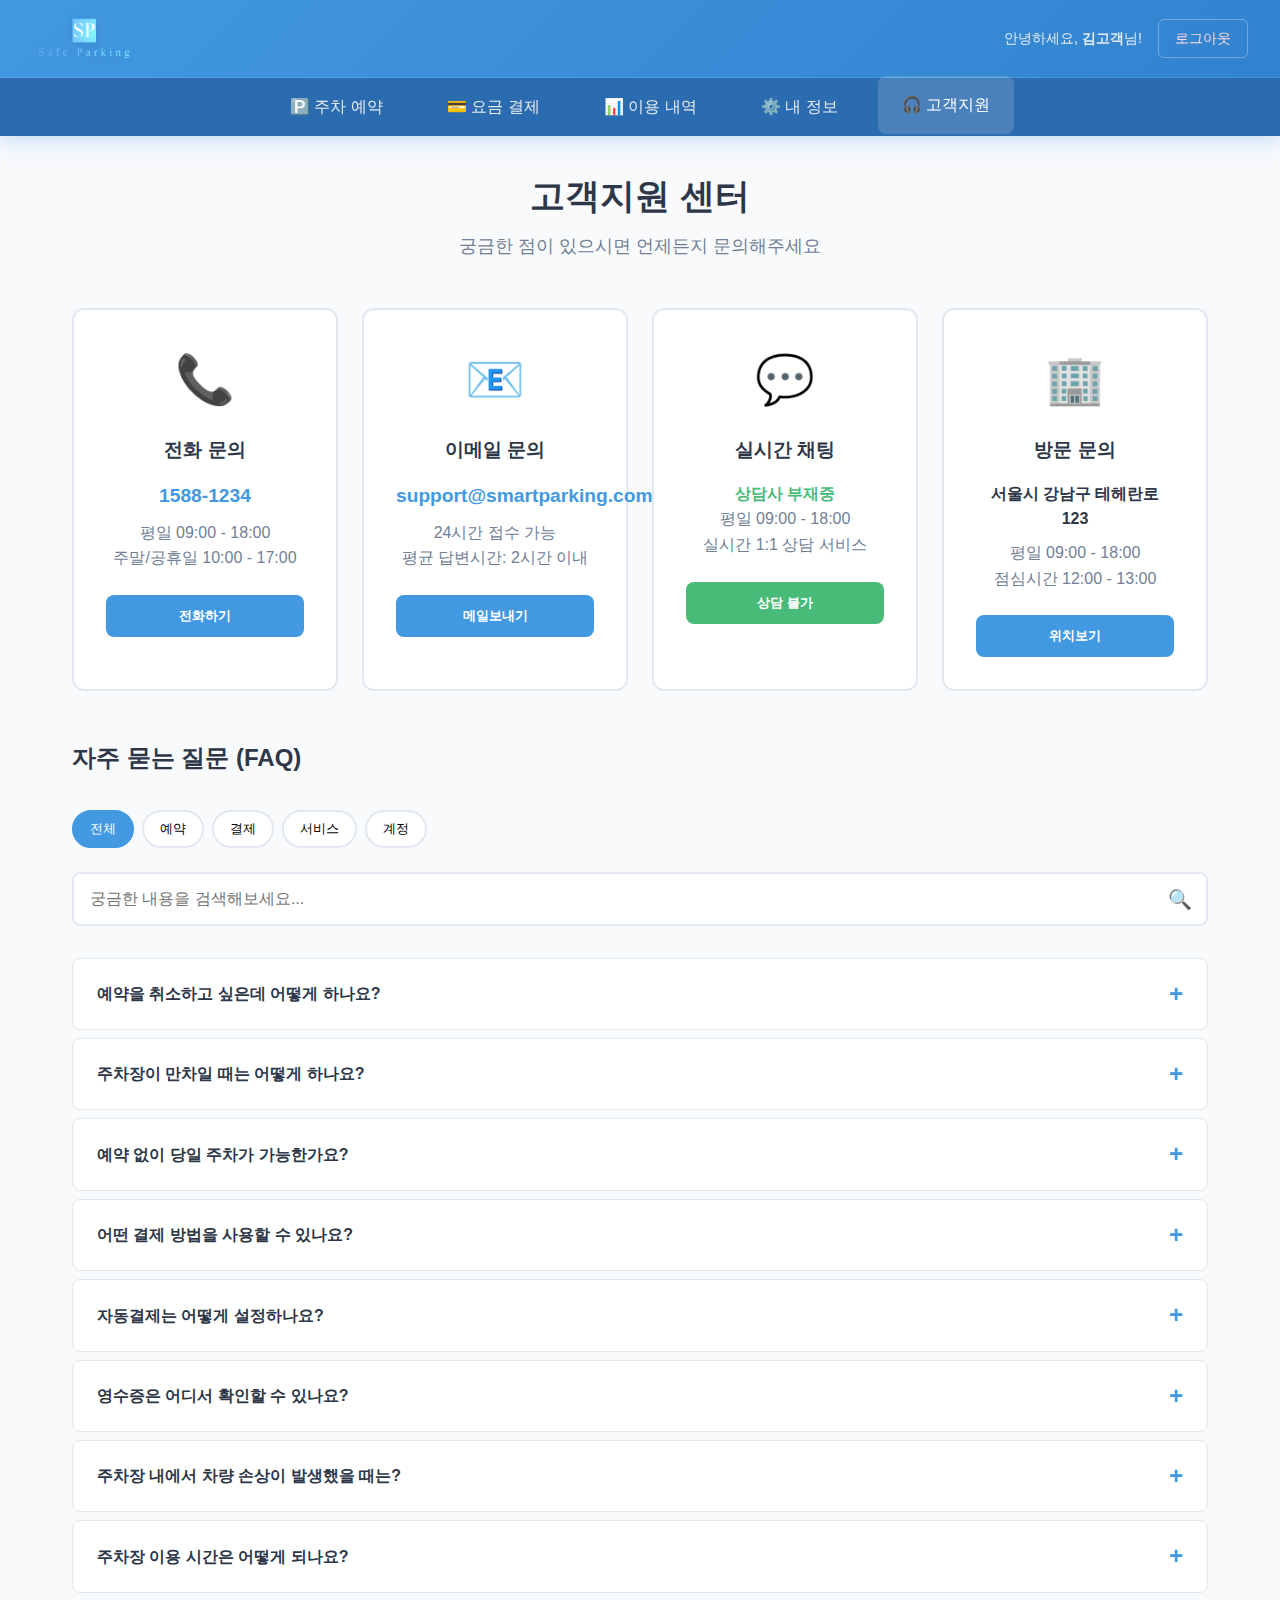
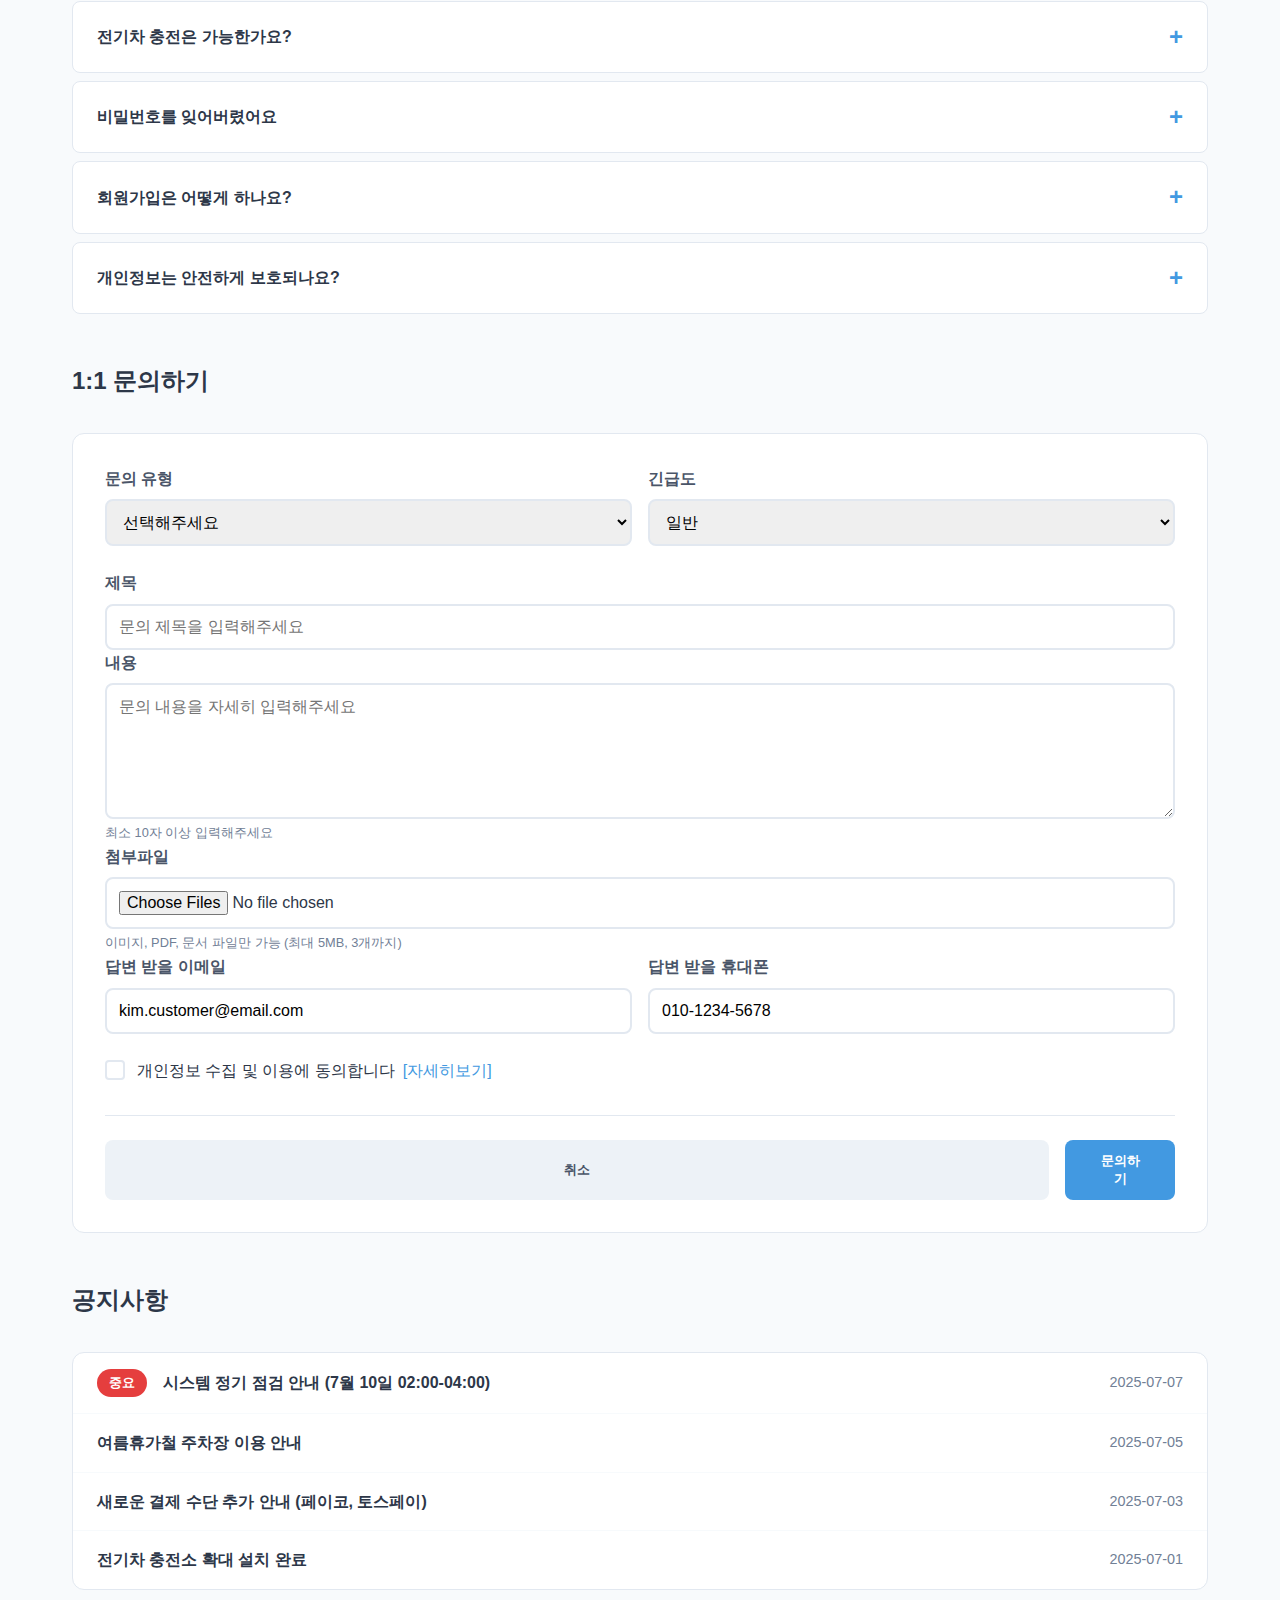
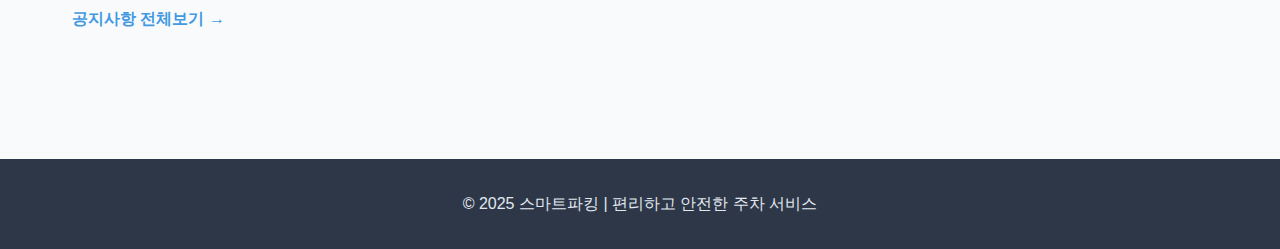
<file: support.html>
<!DOCTYPE html>
<html lang="ko">
<head>
  <meta charset="UTF-8">
  <meta name="viewport" content="width=device-width, initial-scale=1.0">
  <title>스마트파킹 - 고객지원</title>
  <link rel="stylesheet" href="./css/customer-style.css">
</head>
<body>
  <header>
    <div class="top-bar">
      <div class="logo">
        <a href="customer-dashboard.html">
          <img src="img/logo.png" alt="스마트파킹 로고" class="logo-img" >
        </a>
      </div>    
                 
      <div class="user-info">
        <span class="welcome">안녕하세요, <strong>김고객</strong>님!</span>
        <a href="index.html" class="logout-btn">로그아웃</a>
      </div>
    </div>
    <nav class="main-menu">
      <ul>
        <li><a href="reservation.html">🅿️ 주차 예약</a></li>
        <li><a href="payment.html">💳 요금 결제</a></li>
        <li><a href="my-records.html">📊 이용 내역</a></li>
        <li><a href="my-info.html">⚙️ 내 정보</a></li>
        <li><a href="support.html" class="active">🎧 고객지원</a></li>
      </ul>
    </nav>
  </header>

  <main>
    <div class="page-header">
      <h2>고객지원 센터</h2>
      <p>궁금한 점이 있으시면 언제든지 문의해주세요</p>
    </div>

    <!-- 연락처 정보 -->
    <section class="contact-info">
      <div class="contact-grid">
        <div class="contact-card phone">
          <div class="contact-icon">📞</div>
          <h3>전화 문의</h3>
          <div class="contact-number">1588-1234</div>
          <p>평일 09:00 - 18:00<br>주말/공휴일 10:00 - 17:00</p>
          <button class="contact-btn" onclick="makeCall()">전화하기</button>
        </div>

        <div class="contact-card email">
          <div class="contact-icon">📧</div>
          <h3>이메일 문의</h3>
          <div class="contact-email">support@smartparking.com</div>
          <p>24시간 접수 가능<br>평균 답변시간: 2시간 이내</p>
          <button class="contact-btn" onclick="sendEmail()">메일보내기</button>
        </div>

        <div class="contact-card chat">
          <div class="contact-icon">💬</div>
          <h3>실시간 채팅</h3>
          <div class="chat-status online">상담사 대기중</div>
          <p>평일 09:00 - 18:00<br>실시간 1:1 상담 서비스</p>
          <button class="contact-btn chat-btn" onclick="startChat()">채팅시작</button>
        </div>

        <div class="contact-card visit">
          <div class="contact-icon">🏢</div>
          <h3>방문 문의</h3>
          <div class="visit-address">서울시 강남구 테헤란로 123</div>
          <p>평일 09:00 - 18:00<br>점심시간 12:00 - 13:00</p>
          <button class="contact-btn" onclick="showMap()">위치보기</button>
        </div>
      </div>
    </section>

    <!-- FAQ 섹션 -->
    <section class="faq-section">
      <h3>자주 묻는 질문 (FAQ)</h3>
      
      <div class="faq-categories">
        <button class="category-btn active" onclick="filterFAQ('all')">전체</button>
        <button class="category-btn" onclick="filterFAQ('reservation')">예약</button>
        <button class="category-btn" onclick="filterFAQ('payment')">결제</button>
        <button class="category-btn" onclick="filterFAQ('service')">서비스</button>
        <button class="category-btn" onclick="filterFAQ('account')">계정</button>
      </div>

      <div class="faq-search">
        <input type="text" id="faq-search" placeholder="궁금한 내용을 검색해보세요..." onkeyup="searchFAQ()">
        <button class="search-btn">🔍</button>
      </div>

      <div class="faq-list">
        <!-- 예약 관련 FAQ -->
        <div class="faq-item" data-category="reservation">
          <div class="faq-question" onclick="toggleFAQ(this)">
            <span>예약을 취소하고 싶은데 어떻게 하나요?</span>
            <span class="faq-toggle">+</span>
          </div>
          <div class="faq-answer">
            <p>예약 취소는 다음과 같은 방법으로 가능합니다:</p>
            <ul>
              <li><strong>온라인:</strong> 대시보드 > 이용내역 > 예약내역에서 "취소" 버튼 클릭</li>
              <li><strong>전화:</strong> 고객센터 1588-1234로 연락</li>
              <li><strong>취소 수수료:</strong> 예약 시간 2시간 전까지는 무료, 이후 취소시 20% 수수료</li>
            </ul>
          </div>
        </div>

        <div class="faq-item" data-category="reservation">
          <div class="faq-question" onclick="toggleFAQ(this)">
            <span>주차장이 만차일 때는 어떻게 하나요?</span>
            <span class="faq-toggle">+</span>
          </div>
          <div class="faq-answer">
            <p>주차장 만차 시 대응 방법:</p>
            <ul>
              <li><strong>대기 등록:</strong> 대기자 명단에 등록하여 자리가 나면 자동 알림</li>
              <li><strong>근처 주차장:</strong> 시스템에서 인근 이용 가능한 주차장 추천</li>
              <li><strong>시간 연장:</strong> 기존 이용자의 시간 연장 여부에 따라 자리 확보</li>
            </ul>
          </div>
        </div>

        <div class="faq-item" data-category="reservation">
          <div class="faq-question" onclick="toggleFAQ(this)">
            <span>예약 없이 당일 주차가 가능한가요?</span>
            <span class="faq-toggle">+</span>
          </div>
          <div class="faq-answer">
            <p>당일 주차는 주차장 상황에 따라 가능합니다:</p>
            <ul>
              <li><strong>현장 결제:</strong> 주차장 입구에서 QR코드로 즉시 결제 후 이용</li>
              <li><strong>실시간 확인:</strong> 앱에서 실시간 주차 가능 여부 확인</li>
              <li><strong>요금:</strong> 당일 요금은 예약 요금보다 10% 할증</li>
            </ul>
          </div>
        </div>

        <!-- 결제 관련 FAQ -->
        <div class="faq-item" data-category="payment">
          <div class="faq-question" onclick="toggleFAQ(this)">
            <span>어떤 결제 방법을 사용할 수 있나요?</span>
            <span class="faq-toggle">+</span>
          </div>
          <div class="faq-answer">
            <p>다양한 결제 방법을 지원합니다:</p>
            <ul>
              <li><strong>카드 결제:</strong> 신용카드, 체크카드</li>
              <li><strong>간편 결제:</strong> 카카오페이, 네이버페이, 페이코</li>
              <li><strong>계좌 이체:</strong> 실시간 계좌이체</li>
              <li><strong>포인트:</strong> 적립된 포인트 사용</li>
            </ul>
          </div>
        </div>

        <div class="faq-item" data-category="payment">
          <div class="faq-question" onclick="toggleFAQ(this)">
            <span>자동결제는 어떻게 설정하나요?</span>
            <span class="faq-toggle">+</span>
          </div>
          <div class="faq-answer">
            <p>자동결제 설정 방법:</p>
            <ul>
              <li><strong>설정 경로:</strong> 결제하기 > 자동결제 설정 > 결제수단 등록</li>
              <li><strong>장점:</strong> 매번 결제할 필요 없이 자동으로 정산</li>
              <li><strong>안전:</strong> 토큰 방식으로 카드 정보 안전 보관</li>
              <li><strong>해지:</strong> 언제든지 해지 가능</li>
            </ul>
          </div>
        </div>

        <div class="faq-item" data-category="payment">
          <div class="faq-question" onclick="toggleFAQ(this)">
            <span>영수증은 어디서 확인할 수 있나요?</span>
            <span class="faq-toggle">+</span>
          </div>
          <div class="faq-answer">
            <p>영수증 확인 및 출력:</p>
            <ul>
              <li><strong>온라인:</strong> 이용내역 > 결제내역에서 영수증 보기</li>
              <li><strong>이메일:</strong> 결제 완료 시 등록된 이메일로 자동 발송</li>
              <li><strong>현장:</strong> 주차장 관리실에서 출력 가능</li>
              <li><strong>세금계산서:</strong> 사업자는 세금계산서 발행 가능</li>
            </ul>
          </div>
        </div>

        <!-- 서비스 관련 FAQ -->
        <div class="faq-item" data-category="service">
          <div class="faq-question" onclick="toggleFAQ(this)">
            <span>주차장 내에서 차량 손상이 발생했을 때는?</span>
            <span class="faq-toggle">+</span>
          </div>
          <div class="faq-answer">
            <p>차량 손상 발생 시 처리 절차:</p>
            <ul>
              <li><strong>즉시 신고:</strong> 고객센터 1588-1234로 즉시 연락</li>
              <li><strong>현장 확인:</strong> 관리실 직원과 함께 손상 부위 확인</li>
              <li><strong>보험 처리:</strong> 주차장 보험으로 손해 배상 처리</li>
              <li><strong>CCTV:</strong> 필요시 CCTV 영상 확인</li>
            </ul>
          </div>
        </div>

        <div class="faq-item" data-category="service">
          <div class="faq-question" onclick="toggleFAQ(this)">
            <span>주차장 이용 시간은 어떻게 되나요?</span>
            <span class="faq-toggle">+</span>
          </div>
          <div class="faq-answer">
            <p>주차장 이용 시간 안내:</p>
            <ul>
              <li><strong>24시간 이용:</strong> 대부분의 주차장은 24시간 이용 가능</li>
              <li><strong>입출차 시간:</strong> 특별한 제한 없음</li>
              <li><strong>관리실:</strong> 평일 09:00-18:00, 주말 10:00-17:00</li>
              <li><strong>응급상황:</strong> 24시간 비상연락망 운영</li>
            </ul>
          </div>
        </div>

        <div class="faq-item" data-category="service">
          <div class="faq-question" onclick="toggleFAQ(this)">
            <span>전기차 충전은 가능한가요?</span>
            <span class="faq-toggle">+</span>
          </div>
          <div class="faq-answer">
            <p>전기차 충전 서비스:</p>
            <ul>
              <li><strong>충전소 위치:</strong> 대부분의 주차장에 전기차 충전소 설치</li>
              <li><strong>충전 요금:</strong> 주차비 별도, 전력 사용량에 따라 과금</li>
              <li><strong>예약:</strong> 전기차 충전 구역 우선 예약 가능</li>
              <li><strong>앱 연동:</strong> 충전 현황 실시간 확인</li>
            </ul>
          </div>
        </div>

        <!-- 계정 관련 FAQ -->
        <div class="faq-item" data-category="account">
          <div class="faq-question" onclick="toggleFAQ(this)">
            <span>비밀번호를 잊어버렸어요</span>
            <span class="faq-toggle">+</span>
          </div>
          <div class="faq-answer">
            <p>비밀번호 재설정 방법:</p>
            <ul>
              <li><strong>온라인:</strong> 로그인 페이지 > 비밀번호 찾기 클릭</li>
              <li><strong>휴대폰 인증:</strong> 등록된 휴대폰으로 인증번호 전송</li>
              <li><strong>새 비밀번호 설정:</strong> 인증 완료 후 새 비밀번호 설정</li>
              <li><strong>전화 문의:</strong> 고객센터로 연락하여 본인 확인 후 재설정</li>
            </ul>
          </div>
        </div>

        <div class="faq-item" data-category="account">
          <div class="faq-question" onclick="toggleFAQ(this)">
            <span>회원가입은 어떻게 하나요?</span>
            <span class="faq-toggle">+</span>
          </div>
          <div class="faq-answer">
            <p>회원가입 절차:</p>
            <ul>
              <li><strong>1단계:</strong> 웹사이트 또는 앱에서 "회원가입" 클릭</li>
              <li><strong>2단계:</strong> 개인정보 입력 (이름, 휴대폰, 이메일)</li>
              <li><strong>3단계:</strong> 휴대폰 인증번호 확인</li>
              <li><strong>4단계:</strong> 차량정보 등록 및 약관 동의</li>
              <li><strong>완료:</strong> 가입 완료 후 즉시 서비스 이용 가능</li>
            </ul>
          </div>
        </div>

        <div class="faq-item" data-category="account">
          <div class="faq-question" onclick="toggleFAQ(this)">
            <span>개인정보는 안전하게 보호되나요?</span>
            <span class="faq-toggle">+</span>
          </div>
          <div class="faq-answer">
            <p>개인정보 보호 정책:</p>
            <ul>
              <li><strong>암호화:</strong> 모든 개인정보는 256bit SSL 암호화로 보호</li>
              <li><strong>최소 수집:</strong> 서비스 이용에 필요한 최소한의 정보만 수집</li>
              <li><strong>동의 철회:</strong> 언제든지 개인정보 이용 동의 철회 가능</li>
              <li><strong>정기 폐기:</strong> 서비스 탈퇴시 즉시 개인정보 폐기</li>
            </ul>
          </div>
        </div>
      </div>
    </section>

    <!-- 문의하기 폼 -->
    <section class="inquiry-section">
      <h3>1:1 문의하기</h3>
      <div class="inquiry-card">
        <form class="inquiry-form" id="inquiry-form">
          <div class="form-row">
            <div class="form-group">
              <label for="inquiry-type">문의 유형</label>
              <select id="inquiry-type" required>
                <option value="">선택해주세요</option>
                <option value="reservation">예약 관련</option>
                <option value="payment">결제 관련</option>
                <option value="service">서비스 이용</option>
                <option value="account">계정 관리</option>
                <option value="complaint">불만/건의</option>
                <option value="other">기타</option>
              </select>
            </div>
            <div class="form-group">
              <label for="inquiry-urgent">긴급도</label>
              <select id="inquiry-urgent">
                <option value="normal">일반</option>
                <option value="urgent">긴급</option>
                <option value="very-urgent">매우 긴급</option>
              </select>
            </div>
          </div>

          <div class="form-group">
            <label for="inquiry-title">제목</label>
            <input type="text" id="inquiry-title" placeholder="문의 제목을 입력해주세요" required>
          </div>

          <div class="form-group">
            <label for="inquiry-content">내용</label>
            <textarea id="inquiry-content" rows="6" placeholder="문의 내용을 자세히 입력해주세요" required></textarea>
            <small>최소 10자 이상 입력해주세요</small>
          </div>

          <div class="form-group">
            <label for="inquiry-file">첨부파일</label>
            <input type="file" id="inquiry-file" accept="image/*,.pdf,.doc,.docx" multiple>
            <small>이미지, PDF, 문서 파일만 가능 (최대 5MB, 3개까지)</small>
          </div>

          <div class="form-row">
            <div class="form-group">
              <label for="reply-email">답변 받을 이메일</label>
              <input type="email" id="reply-email" value="kim.customer@email.com">
            </div>
            <div class="form-group">
              <label for="reply-phone">답변 받을 휴대폰</label>
              <input type="tel" id="reply-phone" value="010-1234-5678">
            </div>
          </div>

          <div class="agreement-section">
            <label class="agreement-item">
              <input type="checkbox" id="privacy-agreement" required>
              <span class="checkmark"></span>
              <span>개인정보 수집 및 이용에 동의합니다</span>
              <a href="#" class="agreement-link">[자세히보기]</a>
            </label>
          </div>

          <div class="form-actions">
            <button type="button" class="cancel-btn" onclick="resetInquiryForm()">취소</button>
            <button type="submit" class="submit-btn">문의하기</button>
          </div>
        </form>
      </div>
    </section>

    <!-- 공지사항 -->
    <section class="notice-section">
      <h3>공지사항</h3>
      <div class="notice-list">
        <div class="notice-item important">
          <div class="notice-badge">중요</div>
          <div class="notice-title">시스템 정기 점검 안내 (7월 10일 02:00-04:00)</div>
          <div class="notice-date">2025-07-07</div>
        </div>
        
        <div class="notice-item">
          <div class="notice-title">여름휴가철 주차장 이용 안내</div>
          <div class="notice-date">2025-07-05</div>
        </div>
        
        <div class="notice-item">
          <div class="notice-title">새로운 결제 수단 추가 안내 (페이코, 토스페이)</div>
          <div class="notice-date">2025-07-03</div>
        </div>
        
        <div class="notice-item">
          <div class="notice-title">전기차 충전소 확대 설치 완료</div>
          <div class="notice-date">2025-07-01</div>
        </div>
      </div>
      <a href="#" class="view-all-notice">공지사항 전체보기 →</a>
    </section>
  </main>

  <!-- 실시간 채팅 모달 -->
  <div id="chat-modal" class="modal" style="display: none;">
    <div class="chat-container">
      <div class="chat-header">
        <h3>실시간 상담</h3>
        <button class="close-chat" onclick="closeChat()">×</button>
      </div>
      <div class="chat-messages" id="chat-messages">
        <div class="message system">
          <div class="message-content">
            안녕하세요! 스마트파킹 고객센터입니다.<br>
            무엇을 도와드릴까요?
          </div>
          <div class="message-time">14:32</div>
        </div>
      </div>
      <div class="chat-input">
        <input type="text" id="chat-input" placeholder="메시지를 입력하세요..." onkeypress="handleChatEnter(event)">
        <button onclick="sendChatMessage()">전송</button>
      </div>
    </div>
  </div>

  <footer>
    <p>&copy; 2025 스마트파킹 | 편리하고 안전한 주차 서비스</p>
  </footer>

  <!-- 공통 라이브러리 먼저 로드 -->
  <script src="common/utils.js"></script>
  <script src="common/api.js"></script>
  <script src="support.js"></script>
</body>
</html>
</file>
<file: unified-style.css>
* {
  margin: 0;
  padding: 0;
  box-sizing: border-box;
}

body {
  font-family: 'Segoe UI', Tahoma, Geneva, Verdana, sans-serif;
  background-color: #f8fafc;
  min-height: 100vh;
  line-height: 1.6;
  color: #2d3748;
}

/* Header Styles */
header {
  background: linear-gradient(135deg, #1e3a8a 0%, #3b82f6 100%);
  box-shadow: 0 4px 20px rgba(30, 58, 138, 0.3);
  position: sticky;
  top: 0;
  z-index: 1000;
  transition: all 0.3s ease;
}

.top-bar {
  display: flex;
  justify-content: space-between;
  align-items: center;
  padding: 1.2rem 2rem;
  border-bottom: 1px solid rgba(255, 255, 255, 0.1);
}

/* 로고 영역 스타일 */
.logo {
  display: flex;
  align-items: center;
  gap: 10px;
  cursor: pointer;
  transition: all 0.3s ease;
}

.logo:hover {
  transform: scale(1.05);
}

/* 로고 이미지 */
.logo-image {
  height: 50px;
  width: auto;
  max-width: 200px;
  object-fit: contain;
  transition: all 0.3s ease;
  filter: drop-shadow(0 2px 4px rgba(0, 0, 0, 0.1));
}

/* 로고 텍스트 (이미지와 함께 표시되거나 폴백용) */
.logo-text {
  font-size: 1.8rem;
  font-weight: 800;
  color: #2d3748;
  text-decoration: none;
  transition: color 0.3s ease;
}

/* 다크모드나 특별한 배경에서 로고 텍스트 색상 조정 */
.dark-theme .logo-text {
  color: #ffffff;
}

/* 반응형 디자인 - 모바일에서 로고 크기 조정 */
@media (max-width: 768px) {
  .logo-image {
    height: 40px;
  }
  
  .logo-text {
    font-size: 1.5rem;
  }
}

@media (max-width: 480px) {
  .logo-image {
    height: 35px;
  }
  
  .logo-text {
    font-size: 1.3rem;
  }
  
  .logo {
    gap: 8px;
  }
}

/* 로고 호버 효과 */
.logo:hover .logo-image {
  filter: drop-shadow(0 4px 8px rgba(0, 0, 0, 0.2));
}

.logo:hover .logo-text {
  color: #4299e1;
}

/* 로고 이미지 로딩 애니메이션 */
.logo-image {
  animation: logoFadeIn 0.6s ease-out;
}

@keyframes logoFadeIn {
  from {
    opacity: 0;
    transform: translateY(-10px);
  }
  to {
    opacity: 1;
    transform: translateY(0);
  }
}

/* 이미지 로드 실패 시 스타일 */
.logo-image[style*="display: none"] + .logo-text {
  margin-left: 0;
}

/* Auth Section */
.auth-section {
  display: flex;
  align-items: center;
  gap: 1rem;
}

.login-buttons {
  display: flex;
  gap: 0.5rem;
}

.login-btn {
  text-decoration: none;
  display: inline-flex;
  align-items: center;
  justify-content: center;
  padding: 0.7rem 1.5rem;
  border: 2px solid rgba(255, 255, 255, 0.3);
  background: rgba(255, 255, 255, 0.1);
  color: white;
  border-radius: 8px;
  cursor: pointer;
  transition: all 0.3s ease;
  font-weight: 600;
  font-size: 0.9rem;
}

.login-btn:hover {
  background: rgba(255, 255, 255, 0.2);
  border-color: rgba(255, 255, 255, 0.5);
  transform: translateY(-2px);
  text-decoration: none;
  color: white;
}

.customer-login {
  background: #48bb78;
  border-color: #48bb78;
}

.customer-login:hover {
  background: #38a169;
  border-color: #38a169;
}

.admin-login {
  background: #e53e3e;
  border-color: #e53e3e;
}

.admin-login:hover {
  background: #c53030;
  border-color: #c53030;
}

.signup-btn {
  padding: 0.7rem 1.5rem;
  background: transparent;
  color: #e2e8f0;
  border: 1px solid rgba(255, 255, 255, 0.3);
  border-radius: 8px;
  cursor: pointer;
  transition: all 0.3s ease;
  font-weight: 500;
}

.signup-btn:hover {
  background: rgba(255, 255, 255, 0.1);
  color: white;
}

.user-info {
  display: flex;
  align-items: center;
  gap: 1rem;
}

.welcome {
  color: #e2e8f0;
  font-weight: 500;
}

.logout-btn {
  padding: 0.5rem 1rem;
  background: rgba(255, 255, 255, 0.1);
  color: #fed7e2;
  border: 1px solid rgba(255, 255, 255, 0.3);
  border-radius: 6px;
  cursor: pointer;
  transition: all 0.3s ease;
  font-size: 0.85rem;
}

.logout-btn:hover {
  background: rgba(255, 255, 255, 0.2);
  color: white;
}

/* Main Menu */
.main-menu {
  background: #2563eb;
  padding: 0 2rem;
}

.main-menu ul {
  display: flex;
  justify-content: center;
  list-style: none;
  gap: 2rem;
  padding: 0;
}

.main-menu ul li {
  position: relative;
}

.main-menu ul li a {
  color: #e2e8f0;
  text-decoration: none;
  padding: 1rem 1.5rem;
  display: block;
  transition: all 0.3s ease;
  font-weight: 500;
  border-radius: 8px;
}

.main-menu ul li a:hover {
  background: rgba(255, 255, 255, 0.15);
  color: white;
  transform: translateY(-2px);
}

/* Dropdown Menu */
.main-menu ul li ul {
  position: absolute;
  top: 100%;
  left: 50%;
  transform: translateX(-50%);
  background: white;
  display: none;
  min-width: 200px;
  border-radius: 12px;
  box-shadow: 0 10px 40px rgba(0, 0, 0, 0.2);
  padding: 0.5rem 0;
  border: 1px solid #e2e8f0;
  z-index: 1000;
}

.main-menu ul li:hover ul {
  display: block;
  animation: dropdownFade 0.3s ease;
}

@keyframes dropdownFade {
  from { 
    opacity: 0; 
    transform: translateX(-50%) translateY(-10px); 
  }
  to { 
    opacity: 1; 
    transform: translateX(-50%) translateY(0); 
  }
}

.main-menu ul li ul li a {
  color: #374151;
  padding: 0.8rem 1.5rem;
  border-radius: 6px;
  margin: 0 0.5rem;
  background: none;
  font-size: 0.9rem;
}

.main-menu ul li ul li a:hover {
  background: #4299e1;
  color: white;
  transform: translateY(0) translateX(5px);
}

/* Guest Menu Specific */
.guest-menu ul {
  justify-content: center;
}

.guest-menu ul li a {
  color: #cbd5e0;
}

.guest-menu ul li a:hover {
  color: white;
  background: rgba(255, 255, 255, 0.1);
}

/* Main Content */
main {
  padding: 2rem;
  max-width: 1200px;
  margin: 0 auto;
}

/* Welcome Section */
.welcome-section {
  text-align: center;
}

.hero {
  background: white;
  padding: 4rem 2rem;
  border-radius: 20px;
  box-shadow: 0 10px 40px rgba(0, 0, 0, 0.1);
  margin-bottom: 3rem;
  border: 1px solid #e2e8f0;
}

.hero h1 {
  font-size: 2.5rem;
  color: #1e3a8a;
  margin-bottom: 1rem;
  font-weight: 800;
}

.hero p {
  font-size: 1.2rem;
  color: #64748b;
  margin-bottom: 2rem;
  line-height: 1.8;
}

.cta-buttons {
  display: flex;
  gap: 1rem;
  justify-content: center;
  flex-wrap: wrap;
}

.cta-btn {
  text-decoration: none;
  display: inline-flex;
  align-items: center;
  justify-content: center;
  padding: 1rem 2rem;
  border: none;
  border-radius: 12px;
  font-size: 1.1rem;
  font-weight: 600;
  cursor: pointer;
  transition: all 0.3s ease;
  min-width: 200px;
}

.cta-btn.primary {
  background: #48bb78;
  color: white;
}

.cta-btn.primary:hover {
  background: #38a169;
  transform: translateY(-3px);
  box-shadow: 0 8px 25px rgba(72, 187, 120, 0.3);
  text-decoration: none;
  color: white;
}

.cta-btn.secondary {
  background: #e53e3e;
  color: white;
}

.cta-btn.secondary:hover {
  background: #c53030;
  transform: translateY(-3px);
  box-shadow: 0 8px 25px rgba(229, 62, 62, 0.3);
  text-decoration: none;
  color: white;
}

/* Public Status */
.public-status {
  background: white;
  padding: 2rem;
  border-radius: 16px;
  box-shadow: 0 4px 20px rgba(0, 0, 0, 0.08);
  margin-bottom: 3rem;
  border: 1px solid #e2e8f0;
}

.public-status h2 {
  text-align: center;
  color: #1e3a8a;
  margin-bottom: 2rem;
  font-weight: 700;
}

.status-cards {
  display: grid;
  grid-template-columns: repeat(auto-fit, minmax(200px, 1fr));
  gap: 1.5rem;
}

.status-card {
  display: flex;
  align-items: center;
  gap: 1rem;
  padding: 1.5rem;
  background: #f8fafc;
  border-radius: 12px;
  border: 2px solid #e2e8f0;
  transition: all 0.3s ease;
}

.status-card:hover {
  transform: translateY(-3px);
  box-shadow: 0 8px 25px rgba(0, 0, 0, 0.1);
  border-color: #4299e1;
}

.status-icon {
  font-size: 2.5rem;
  width: 60px;
  height: 60px;
  display: flex;
  align-items: center;
  justify-content: center;
  background: white;
  border-radius: 12px;
  box-shadow: 0 2px 8px rgba(0, 0, 0, 0.1);
}

.status-info {
  display: flex;
  flex-direction: column;
}

.status-number {
  font-size: 1.8rem;
  font-weight: 800;
  color: #1e3a8a;
}

.status-label {
  color: #64748b;
  font-weight: 500;
}

/* Features Preview */
.features-preview {
  margin-bottom: 3rem;
}

.features-preview h2 {
  text-align: center;
  color: #1e3a8a;
  margin-bottom: 2rem;
  font-weight: 700;
  font-size: 2rem;
}

.features-grid {
  display: grid;
  grid-template-columns: repeat(auto-fit, minmax(250px, 1fr));
  gap: 2rem;
}

.feature-card {
  background: white;
  padding: 2rem;
  border-radius: 16px;
  text-align: center;
  box-shadow: 0 4px 20px rgba(0, 0, 0, 0.08);
  border: 1px solid #e2e8f0;
  transition: all 0.3s ease;
}

.feature-card:hover {
  transform: translateY(-5px);
  box-shadow: 0 10px 30px rgba(0, 0, 0, 0.15);
  border-color: #4299e1;
}

.feature-icon {
  font-size: 3rem;
  margin-bottom: 1rem;
  display: inline-block;
  padding: 1rem;
  background: #f0f9ff;
  border-radius: 50%;
}

.feature-card h3 {
  color: #1e3a8a;
  margin-bottom: 1rem;
  font-weight: 600;
  font-size: 1.3rem;
}

.feature-card p {
  color: #64748b;
  line-height: 1.6;
}

/* Pricing Section - 요금 안내 섹션 */
.pricing-section {
  background: white;
  padding: 4rem 2rem;
  border-radius: 20px;
  box-shadow: 0 10px 40px rgba(0, 0, 0, 0.1);
  margin: 3rem 0;
  border: 1px solid #e2e8f0;
}

.pricing-section h2 {
  text-align: center;
  color: #1e3a8a;
  margin-bottom: 3rem;
  font-weight: 700;
  font-size: 2rem;
}

.pricing-grid {
  display: grid;
  grid-template-columns: repeat(auto-fit, minmax(280px, 1fr));
  gap: 2rem;
  max-width: 1000px;
  margin: 0 auto;
}

.pricing-card {
  background: white;
  border: 2px solid #e2e8f0;
  border-radius: 16px;
  padding: 2rem;
  text-align: center;
  position: relative;
  transition: all 0.3s ease;
  box-shadow: 0 4px 20px rgba(0, 0, 0, 0.08);
}

.pricing-card:hover {
  transform: translateY(-5px);
  box-shadow: 0 20px 50px rgba(0, 0, 0, 0.15);
  border-color: #4299e1;
}

.pricing-card.popular {
  border-color: #4299e1;
  background: linear-gradient(135deg, rgba(66, 153, 225, 0.1), rgba(59, 130, 246, 0.05));
  transform: scale(1.05);
}

.pricing-card.popular:hover {
  transform: translateY(-5px) scale(1.05);
}

.popular-badge {
  position: absolute;
  top: -10px;
  left: 50%;
  transform: translateX(-50%);
  background: linear-gradient(135deg, #4299e1, #3182ce);
  color: white;
  padding: 0.5rem 1.5rem;
  border-radius: 20px;
  font-size: 0.85rem;
  font-weight: 600;
  box-shadow: 0 4px 15px rgba(66, 153, 225, 0.3);
}

.pricing-header {
  margin-bottom: 2rem;
}

.pricing-card h3 {
  color: #1e3a8a;
  font-size: 1.5rem;
  font-weight: 600;
  margin-bottom: 1rem;
}

.price {
  font-size: 2.5rem;
  font-weight: 800;
  color: #1e3a8a;
  margin-bottom: 0.5rem;
}

.price span {
  font-size: 1rem;
  font-weight: 500;
  color: #64748b;
}

.pricing-features {
  list-style: none;
  padding: 0;
  margin: 0 0 2rem 0;
  text-align: left;
}

.pricing-features li {
  padding: 0.75rem 0;
  border-bottom: 1px solid #f1f5f9;
  color: #4a5568;
  font-weight: 500;
  display: flex;
  align-items: center;
}

.pricing-features li:last-child {
  border-bottom: none;
}

.pricing-features li::before {
  content: '✓';
  color: #48bb78;
  font-weight: bold;
  margin-right: 0.75rem;
  font-size: 1.1rem;
}

/* 클릭 가능한 요금 카드 (JavaScript에서 사용) */
.pricing-card.clickable {
  cursor: pointer;
  transition: all 0.3s ease;
  position: relative;
  overflow: hidden;
}

.pricing-card.clickable:hover {
  transform: translateY(-8px) scale(1.02);
  box-shadow: 0 25px 60px rgba(0, 0, 0, 0.2);
  border-color: rgba(59, 130, 246, 0.5);
}

.pricing-card.clickable:active {
  transform: translateY(-4px) scale(0.98);
}

/* 선택된 카드 스타일 */
.pricing-card.selected {
  border-color: #48bb78 !important;
  background: linear-gradient(135deg, rgba(72, 187, 120, 0.15), rgba(56, 161, 105, 0.1));
  box-shadow: 0 20px 50px rgba(72, 187, 120, 0.3);
}

.pricing-card.selected::before {
  content: '✓';
  position: absolute;
  top: 1rem;
  left: 1rem;
  background: #48bb78;
  color: white;
  width: 30px;
  height: 30px;
  border-radius: 50%;
  display: flex;
  align-items: center;
  justify-content: center;
  font-weight: bold;
  font-size: 1rem;
  box-shadow: 0 4px 15px rgba(72, 187, 120, 0.4);
}

/* 선택 버튼 스타일 */
.pricing-btn {
  width: 100%;
  padding: 0.75rem 1.5rem;
  margin-top: 1.5rem;
  background: linear-gradient(135deg, #3b82f6, #1e3a8a);
  color: white;
  border: none;
  border-radius: 12px;
  font-weight: 600;
  cursor: pointer;
  transition: all 0.3s ease;
  box-shadow: 0 4px 15px rgba(59, 130, 246, 0.3);
}

.pricing-btn:hover {
  background: linear-gradient(135deg, #2563eb, #1d4ed8);
  transform: translateY(-2px);
  box-shadow: 0 8px 25px rgba(59, 130, 246, 0.4);
}

.pricing-card.selected .pricing-btn {
  background: linear-gradient(135deg, #48bb78, #38a169);
  box-shadow: 0 4px 15px rgba(72, 187, 120, 0.3);
}

.pricing-card.selected .pricing-btn:hover {
  background: linear-gradient(135deg, #38a169, #2f855a);
  box-shadow: 0 8px 25px rgba(72, 187, 120, 0.4);
}

/* 인기 배지가 있는 카드의 체크 마크 위치 조정 */
.pricing-card.popular.selected::before {
  top: 3.5rem;
}

/* Peak Price Styling - 피크 시간 요금 표시 */
.peak-price {
  color: #e53e3e !important;
  position: relative;
}

.peak-price::after {
  content: '🔥';
  position: absolute;
  top: -5px;
  right: -5px;
  font-size: 0.8rem;
}

/* 반응형 디자인 */
@media (max-width: 768px) {
  .pricing-section {
    padding: 3rem 1.5rem;
    margin: 2rem 0;
  }
  
  .pricing-grid {
    grid-template-columns: 1fr;
    gap: 1.5rem;
  }
  
  .pricing-card {
    padding: 1.5rem;
  }
  
  .pricing-card.popular {
    transform: none;
  }
  
  .pricing-card.popular:hover {
    transform: translateY(-5px);
  }
  
  .pricing-card.clickable:hover {
    transform: translateY(-5px);
  }
  
  .price {
    font-size: 2rem;
  }
}

@media (max-width: 480px) {
  .pricing-section {
    padding: 2rem 1rem;
  }
  
  .pricing-card {
    padding: 1.5rem 1rem;
  }
  
  .pricing-features li {
    padding: 0.5rem 0;
    font-size: 0.9rem;
  }
  
  .price {
    font-size: 1.8rem;
  }
}
/* Location Section */
.location-section {
  background: white;
  padding: 4rem 2rem;
  border-radius: 20px;
  box-shadow: 0 10px 40px rgba(0, 0, 0, 0.1);
  margin: 3rem 0;
  border: 1px solid #e2e8f0;
}

.location-section h2 {
  text-align: center;
  color: #1e3a8a;
  margin-bottom: 3rem;
  font-weight: 700;
  font-size: 2rem;
}

.location-content {
  display: grid;
  grid-template-columns: 1fr 1fr;
  gap: 3rem;
  max-width: 1000px;
  margin: 0 auto;
}

.location-info h3 {
  color: #1e3a8a;
  margin-bottom: 1.5rem;
  font-weight: 600;
  font-size: 1.3rem;
}

.location-info h4 {
  color: #2d3748;
  margin: 2rem 0 1rem 0;
  font-weight: 600;
}

.address p,
.operating-hours p,
.facilities p {
  color: #4a5568;
  margin-bottom: 0.5rem;
  line-height: 1.6;
}

.location-map {
  display: flex;
  align-items: center;
  justify-content: center;
}

.map-placeholder {
  background: #f7fafc;
  border: 2px dashed #cbd5e0;
  border-radius: 12px;
  padding: 3rem;
  text-align: center;
  width: 100%;
  min-height: 300px;
  display: flex;
  flex-direction: column;
  align-items: center;
  justify-content: center;
}

.map-icon {
  font-size: 4rem;
  margin-bottom: 1rem;
  color: #64748b;
}

.map-placeholder p {
  color: #64748b;
  margin-bottom: 1.5rem;
  font-weight: 500;
}

.map-btn {
  background: #4299e1;
  color: white;
  border: none;
  padding: 0.75rem 1.5rem;
  border-radius: 8px;
  font-weight: 600;
  cursor: pointer;
  transition: all 0.3s ease;
}

.map-btn:hover {
  background: #3182ce;
  transform: translateY(-2px);
  box-shadow: 0 4px 12px rgba(66, 153, 225, 0.3);
}

/* Contact Section */
.contact-section {
  background: linear-gradient(135deg, rgba(255, 255, 255, 0.9), rgba(255, 255, 255, 0.8));
  backdrop-filter: blur(20px);
  padding: 4rem 2rem;
  border-radius: 24px;
  box-shadow: 0 20px 60px rgba(0, 0, 0, 0.15);
  margin: 3rem 0;
  border: 1px solid rgba(255, 255, 255, 0.3);
}

.contact-section h2 {
  text-align: center;
  background: linear-gradient(135deg, #1e3a8a, #3b82f6);
  -webkit-background-clip: text;
  -webkit-text-fill-color: transparent;
  background-clip: text;
  margin-bottom: 3rem;
  font-weight: 700;
  font-size: 2.2rem;
}

/* 2x2 그리드 레이아웃 */
.contact-grid {
  display: grid;
  grid-template-columns: repeat(2, 1fr);
  gap: 2rem;
  margin-bottom: 3rem;
  max-width: 700px;
  margin-left: auto;
  margin-right: auto;
}

.contact-card {
  background: rgba(255, 255, 255, 0.8);
  padding: 2rem;
  border-radius: 18px;
  text-align: center;
  border: 2px solid transparent;
  transition: all 0.3s ease;
  box-shadow: 0 8px 25px rgba(0, 0, 0, 0.1);
}

.contact-card:hover {
  transform: translateY(-8px);
  box-shadow: 0 20px 50px rgba(0, 0, 0, 0.15);
  border-color: rgba(59, 130, 246, 0.3);
  background: rgba(255, 255, 255, 0.95);
}

.contact-icon {
  font-size: 3rem;
  margin-bottom: 1.2rem;
  background: linear-gradient(135deg, #3b82f6, #1e3a8a);
  -webkit-background-clip: text;
  -webkit-text-fill-color: transparent;
  background-clip: text;
  display: block;
}

.contact-card h3 {
  background: linear-gradient(135deg, #1e3a8a, #3b82f6);
  -webkit-background-clip: text;
  -webkit-text-fill-color: transparent;
  background-clip: text;
  margin-bottom: 0.5rem;
  font-weight: 600;
  font-size: 1.2rem;
}

.contact-card p {
  color: #2d3748;
  font-weight: 500;
  margin-bottom: 0.25rem;
  font-size: 0.95rem;
}

.contact-time {
  color: #64748b !important;
  font-size: 0.9rem !important;
  font-weight: 400 !important;
}

/* 반응형 디자인 */
@media (max-width: 768px) {
  .contact-grid {
    grid-template-columns: 1fr;
    gap: 1.5rem;
  }
  
  .contact-card {
    padding: 2rem;
  }
  
  .contact-section {
    padding: 3rem 2rem;
    margin: 2rem 0;
  }
}

@media (max-width: 480px) {
  .contact-card {
    padding: 2rem 1.5rem;
  }
  
  .contact-section {
    padding: 2rem 1rem;
  }
}

/* FAQ Section */
.faq-section {
  max-width: 800px;
  margin: 0 auto;
}

.faq-section h3 {
  text-align: center;
  color: #1e3a8a;
  margin-bottom: 2rem;
  font-weight: 600;
  font-size: 1.5rem;
}

.faq-list {
  display: flex;
  flex-direction: column;
  gap: 1rem;
}

.faq-item {
  border: 2px solid #e2e8f0;
  border-radius: 12px;
  overflow: hidden;
  transition: all 0.3s ease;
}

.faq-item:hover {
  border-color: #cbd5e0;
}

.faq-question {
  background: #f8fafc;
  padding: 1.5rem;
  cursor: pointer;
  display: flex;
  justify-content: space-between;
  align-items: center;
  font-weight: 600;
  color: #2d3748;
  transition: background 0.3s ease;
}

.faq-question:hover {
  background: #f1f5f9;
}

.faq-toggle {
  font-size: 1.5rem;
  color: #4299e1;
  font-weight: bold;
  transition: transform 0.3s ease;
}

.faq-answer {
  padding: 0 1.5rem;
  max-height: 0;
  overflow: hidden;
  transition: all 0.3s ease;
  background: white;
}

.faq-answer.open {
  padding: 1.5rem;
  max-height: 200px;
}

.faq-answer p {
  color: #4a5568;
  line-height: 1.6;
  margin: 0;
}

/* Dashboard Styles */
.customer-dashboard,
.admin-dashboard {
  padding: 2rem 0;
}

.dashboard-header {
  text-align: center;
  margin-bottom: 3rem;
}

.dashboard-header h2 {
  font-size: 2.2rem;
  color: #1e3a8a;
  margin-bottom: 0.5rem;
  font-weight: 700;
}

.dashboard-header p {
  color: #64748b;
  font-size: 1.1rem;
}

/* Quick Actions */
.quick-actions {
  margin-bottom: 3rem;
}

.action-grid {
  display: grid;
  grid-template-columns: repeat(auto-fit, minmax(250px, 1fr));
  gap: 1.5rem;
}

.action-card,
.admin-action-card {
  background: white;
  padding: 2rem;
  border-radius: 12px;
  text-align: center;
  cursor: pointer;
  transition: all 0.3s ease;
  border: 2px solid #e2e8f0;
}

.action-card:hover,
.admin-action-card:hover {
  transform: translateY(-5px);
  box-shadow: 0 10px 30px rgba(0, 0, 0, 0.1);
  border-color: #4299e1;
}

.action-card.primary {
  background: linear-gradient(135deg, #48bb78, #38a169);
  color: white;
  border-color: #48bb78;
}

.action-card.primary:hover {
  box-shadow: 0 10px 30px rgba(72, 187, 120, 0.3);
}

.action-icon {
  font-size: 2.5rem;
  margin-bottom: 1rem;
}

.action-card h3,
.admin-action-card h3 {
  font-size: 1.2rem;
  margin-bottom: 0.5rem;
  font-weight: 600;
  color: #1e3a8a;
}

.action-card.primary h3 {
  color: white;
}

.action-card p,
.admin-action-card p {
  color: #64748b;
  font-size: 0.9rem;
}

.action-card.primary p {
  color: rgba(255, 255, 255, 0.9);
}

/* Current Status */
.current-status {
  margin-bottom: 3rem;
}

.current-status h3 {
  font-size: 1.5rem;
  margin-bottom: 1.5rem;
  color: #1e3a8a;
  font-weight: 600;
}

.status-grid {
  display: grid;
  grid-template-columns: repeat(auto-fit, minmax(300px, 1fr));
  gap: 1.5rem;
}

.parking-status-card {
  background: white;
  padding: 1.5rem;
  border-radius: 12px;
  border: 2px solid #e2e8f0;
  transition: all 0.3s ease;
}

.parking-status-card.active {
  border-color: #48bb78;
  background: linear-gradient(135deg, #f0fff4, #c6f6d5);
}

.status-header {
  display: flex;
  justify-content: space-between;
  align-items: center;
  margin-bottom: 1rem;
}

.status-badge {
  padding: 0.25rem 0.75rem;
  border-radius: 20px;
  font-size: 0.8rem;
  font-weight: 600;
  background: #48bb78;
  color: white;
}

.parking-spot {
  font-weight: 700;
  font-size: 1.1rem;
  color: #1e3a8a;
}

.status-details p {
  margin-bottom: 0.5rem;
  font-size: 0.9rem;
  color: #4a5568;
}

.exit-btn {
  width: 100%;
  padding: 0.75rem;
  margin-top: 1rem;
  background: #e53e3e;
  color: white;
  border: none;
  border-radius: 8px;
  font-weight: 600;
  cursor: pointer;
  transition: all 0.3s ease;
}

.exit-btn:hover {
  background: #c53030;
  transform: translateY(-2px);
}

/* Admin Dashboard */
.admin-stats {
  margin-bottom: 3rem;
}

.stats-grid {
  display: grid;
  grid-template-columns: repeat(auto-fit, minmax(200px, 1fr));
  gap: 1.5rem;
}

.stat-card {
  background: white;
  padding: 1.5rem;
  border-radius: 12px;
  border: 2px solid #e2e8f0;
  display: flex;
  align-items: center;
  gap: 1rem;
  transition: all 0.3s ease;
}

.stat-card:hover {
  transform: translateY(-3px);
  box-shadow: 0 8px 25px rgba(0, 0, 0, 0.1);
}

.stat-card.alert {
  border-color: #e53e3e;
  background: linear-gradient(135deg, #fed7d7, #feb2b2);
}

.stat-card.pending {
  border-color: #ed8936;
  background: linear-gradient(135deg, #feebc8, #fbd38d);
}

.stat-card.revenue {
  border-color: #48bb78;
  background: linear-gradient(135deg, #c6f6d5, #9ae6b4);
}

.stat-card.monitoring {
  border-color: #4299e1;
  background: linear-gradient(135deg, #bee3f8, #90cdf4);
}

.stat-icon {
  font-size: 2.5rem;
  width: 60px;
  height: 60px;
  display: flex;
  align-items: center;
  justify-content: center;
  background: rgba(255, 255, 255, 0.8);
  border-radius: 12px;
}

.stat-data {
  display: flex;
  flex-direction: column;
}

.stat-number {
  font-size: 1.8rem;
  font-weight: 800;
  color: #1e3a8a;
}

.stat-label {
  color: #4a5568;
  font-weight: 500;
}

.admin-actions {
  margin-bottom: 3rem;
}

/* Modal Styles */
.modal {
  display: none;
  position: fixed;
  top: 0;
  left: 0;
  width: 100%;
  height: 100%;
  background: rgba(0, 0, 0, 0.5);
  z-index: 2000;
  align-items: center;
  justify-content: center;
}

.modal-content {
  background: white;
  border-radius: 16px;
  max-width: 400px;
  width: 90%;
  max-height: 80vh;
  overflow-y: auto;
  animation: modalSlideIn 0.3s ease;
}

@keyframes modalSlideIn {
  from {
    opacity: 0;
    transform: translateY(-50px);
  }
  to {
    opacity: 1;
    transform: translateY(0);
  }
}

.modal-header {
  display: flex;
  justify-content: space-between;
  align-items: center;
  padding: 1.5rem;
  border-bottom: 1px solid #e2e8f0;
}

.modal-header h3 {
  color: #1e3a8a;
  font-weight: 600;
}

.close-btn {
  background: none;
  border: none;
  font-size: 1.5rem;
  cursor: pointer;
  color: #64748b;
  padding: 0.25rem;
}

.close-btn:hover {
  color: #1e3a8a;
}

.modal-body {
  padding: 1.5rem;
}

/* Signup Modal Specific */
.signup-options h4 {
  text-align: center;
  color: #2d3748;
  margin-bottom: 2rem;
  font-weight: 600;
}

.signup-type-buttons {
  display: grid;
  grid-template-columns: 1fr 1fr;
  gap: 1rem;
}

.signup-type-btn {
  display: flex;
  flex-direction: column;
  align-items: center;
  padding: 2rem 1rem;
  border: 2px solid #e2e8f0;
  border-radius: 12px;
  background: #f8fafc;
  text-decoration: none;
  color: inherit;
  cursor: pointer;
  transition: all 0.3s ease;
}

.signup-type-btn:hover {
  border-color: #4299e1;
  background: #f0f9ff;
  transform: translateY(-3px);
  box-shadow: 0 8px 25px rgba(0, 0, 0, 0.1);
  text-decoration: none;
  color: inherit;
}

.signup-type-btn.customer:hover {
  border-color: #48bb78;
  background: #f0fff4;
}

.signup-type-btn.admin:hover {
  border-color: #e53e3e;
  background: #fef2f2;
}

.signup-icon {
  font-size: 3rem;
  margin-bottom: 1rem;
}

.signup-type-btn h3 {
  color: #2d3748;
  margin-bottom: 0.5rem;
  font-weight: 600;
}

.signup-type-btn p {
  color: #64748b;
  font-size: 0.9rem;
  margin: 0;
}

/* Dynamic Content */
.dynamic-content {
  background: white;
  padding: 2rem;
  border-radius: 16px;
  box-shadow: 0 4px 20px rgba(0, 0, 0, 0.08);
  border: 1px solid #e2e8f0;
  margin-top: 2rem;
}

/* Footer */
footer {
  background: #1e3a8a;
  text-align: center;
  padding: 2rem;
  color: #e2e8f0;
  font-weight: 500;
  margin-top: 3rem;
}

/* Toast Notification */
.toast {
  position: fixed;
  top: 20px;
  right: 20px;
  background: #4299e1;
  color: white;
  padding: 1rem 2rem;
  border-radius: 8px;
  box-shadow: 0 10px 30px rgba(0, 0, 0, 0.2);
  opacity: 0;
  transform: translateX(100px);
  transition: all 0.3s ease;
  z-index: 10000;
  font-weight: 600;
  border-left: 4px solid #3182ce;
}

.toast.show {
  opacity: 1;
  transform: translateX(0);
}

.toast.success {
  background: #48bb78;
  border-left-color: #38a169;
}

.toast.error {
  background: #e53e3e;
  border-left-color: #c53030;
}

.toast.warning {
  background: #ed8936;
  border-left-color: #dd6b20;
}

/* Loading Overlay */
.loading-overlay {
  position: fixed;
  top: 0;
  left: 0;
  width: 100%;
  height: 100%;
  background: rgba(0, 0, 0, 0.7);
  display: flex;
  justify-content: center;
  align-items: center;
  z-index: 9999;
  color: white;
  font-size: 1.2rem;
  font-weight: 600;
}

/* Peak Price Styling */
.peak-price {
  color: #000 !important;  /* 검은색으로 변경 */
  font-weight: normal !important;  /* 굵기 기본값 */
  font-style: normal !important;   /* 기울임 해제 */
  position: relative;  /* 불필요하면 제거 가능 */
}




/* Dark Mode Support */
.dark-mode {
  background-color: #1a202c;
  color: #e2e8f0;
}

.dark-mode .hero,
.dark-mode .public-status,
.dark-mode .pricing-section,
.dark-mode .location-section,
.dark-mode .contact-section,
.dark-mode .feature-card,
.dark-mode .pricing-card,
.dark-mode .contact-card {
  background: #2d3748;
  border-color: #4a5568;
}

.dark-mode .status-card,
.dark-mode .action-card,
.dark-mode .stat-card {
  background: #374151;
  border-color: #4a5568;
}

/* No Grid Support Fallback */
.no-grid-support .pricing-grid,
.no-grid-support .contact-grid,
.no-grid-support .features-grid,
.no-grid-support .action-grid,
.no-grid-support .stats-grid {
  display: flex;
  flex-wrap: wrap;
  gap: 1rem;
}

.no-grid-support .pricing-card,
.no-grid-support .contact-card,
.no-grid-support .feature-card,
.no-grid-support .action-card,
.no-grid-support .stat-card {
  flex: 1;
  min-width: 250px;
}

/* Animations */
@keyframes fadeInUp {
  from {
    opacity: 0;
    transform: translateY(30px);
  }
  to {
    opacity: 1;
    transform: translateY(0);
  }
}

@keyframes slideInFromBottom {
  from {
    opacity: 0;
    transform: translateY(50px);
  }
  to {
    opacity: 1;
    transform: translateY(0);
  }
}

@keyframes pulse {
  0% { transform: scale(1); }
  50% { transform: scale(1.05); }
  100% { transform: scale(1); }
}

@keyframes shake {
  0%, 100% { transform: translateX(0); }
  10%, 30%, 50%, 70%, 90% { transform: translateX(-5px); }
  20%, 40%, 60%, 80% { transform: translateX(5px); }
}

.status-card,
.feature-card,
.action-card,
.stat-card {
  animation: fadeInUp 0.6s ease;
  animation-fill-mode: both;
}

.status-card:nth-child(2) { animation-delay: 0.1s; }
.status-card:nth-child(3) { animation-delay: 0.2s; }
.status-card:nth-child(4) { animation-delay: 0.3s; }

.feature-card:nth-child(2) { animation-delay: 0.2s; }
.feature-card:nth-child(3) { animation-delay: 0.3s; }
.feature-card:nth-child(4) { animation-delay: 0.4s; }

.pricing-section {
  animation: slideInFromBottom 0.8s ease;
  animation-fill-mode: both;
  animation-delay: 0.1s;
}

.location-section {
  animation: slideInFromBottom 0.8s ease;
  animation-fill-mode: both;
  animation-delay: 0.2s;
}

.contact-section {
  animation: slideInFromBottom 0.8s ease;
  animation-fill-mode: both;
  animation-delay: 0.3s;
}

.pulse-animation {
  animation: pulse 0.3s ease;
}

/* Responsive Design */
@media (max-width: 1024px) {
  .login-container {
    grid-template-columns: 1fr;
    gap: 2rem;
  }
  
  .location-content {
    grid-template-columns: 1fr;
    gap: 2rem;
  }
}

@media (max-width: 768px) {
  .top-bar {
    flex-direction: column;
    gap: 1rem;
    padding: 1rem;
  }

  .logo {
    font-size: 1.5rem;
  }

  .login-buttons {
    flex-wrap: wrap;
    justify-content: center;
    gap: 0.5rem;
  }

  .main-menu ul {
    flex-direction: column;
    gap: 0;
  }

  .main-menu ul li ul {
    position: static;
    transform: none;
    box-shadow: none;
    background: rgba(255, 255, 255, 0.95);
    margin-top: 0.5rem;
  }

  .hero {
    padding: 2rem 1rem;
  }

  .hero h1 {
    font-size: 2rem;
  }

  .cta-buttons {
    flex-direction: column;
    align-items: center;
  }

  .cta-btn {
    width: 100%;
    max-width: 300px;
  }

  .status-cards {
    grid-template-columns: repeat(2, 1fr);
  }

  .features-grid {
    grid-template-columns: 1fr;
  }

  .action-grid {
    grid-template-columns: 1fr;
  }

  .stats-grid {
    grid-template-columns: repeat(2, 1fr);
  }

  .contact-grid {
    grid-template-columns: 1fr;
  }
  
  .pricing-grid {
    grid-template-columns: 1fr;
  }
  
  .signup-type-buttons {
    grid-template-columns: 1fr;
  }
  
  .pricing-section,
  .location-section,
  .contact-section {
    padding: 2rem 1rem;
    margin: 2rem 0;
  }
  
  .map-placeholder {
    padding: 2rem;
    min-height: 200px;
  }
  
  .contact-card {
    padding: 1.5rem;
  }
  
  .faq-question {
    padding: 1rem;
    flex-direction: column;
    align-items: flex-start;
    gap: 0.5rem;
  }
  
  .faq-answer.open {
    padding: 1rem;
  }

  main {
    padding: 1rem;
  }

  .modal-content {
    margin: 1rem;
    width: calc(100% - 2rem);
  }
}

@media (max-width: 480px) {
  .status-cards {
    grid-template-columns: 1fr;
  }

  .stats-grid {
    grid-template-columns: 1fr;
  }

  .login-buttons {
    flex-direction: column;
    width: 100%;
  }

  .login-btn,
  .signup-btn {
    width: 100%;
    text-align: center;
  }

  .location-content {
    gap: 1.5rem;
  }

  .pricing-card,
  .contact-card {
    padding: 1.5rem;
  }

  .hero {
    padding: 1.5rem 1rem;
  }

  .action-card,
  .admin-action-card {
    padding: 1.5rem;
  }
}

/* Accessibility */
.main-menu ul li a:focus,
button:focus,
.login-btn:focus,
.cta-btn:focus,
.signup-type-btn:focus {
  outline: 3px solid #60a5fa;
  outline-offset: 2px;
}

/* High contrast mode support */
@media (prefers-contrast: high) {
  .status-card,
  .feature-card,
  .pricing-card,
  .contact-card,
  .action-card {
    border-width: 3px;
  }
  
  .login-btn,
  .cta-btn {
    border-width: 3px;
  }
}

/* Reduced motion support */
@media (prefers-reduced-motion: reduce) {
  *,
  *::before,
  *::after {
    animation-duration: 0.01ms !important;
    animation-iteration-count: 1 !important;
    transition-duration: 0.01ms !important;
    scroll-behavior: auto !important;
  }
}

/* Print Styles */
@media print {
  header,
  footer,
  .modal,
  .toast,
  .cta-buttons,
  .login-buttons {
    display: none !important;
  }
  
  body {
    background: white !important;
    color: black !important;
  }
  
  .welcome-section,
  .customer-dashboard,
  .admin-dashboard,
  .pricing-section,
  .location-section,
  .contact-section {
    box-shadow: none !important;
    border: 1px solid #ccc !important;
    break-inside: avoid;
  }
  
  .pricing-grid,
  .contact-grid,
  .features-grid {
    grid-template-columns: 1fr !important;
  }
}

/* Custom Scrollbar */
::-webkit-scrollbar {
  width: 8px;
}

::-webkit-scrollbar-track {
  background: #f1f1f1;
  border-radius: 4px;
}

::-webkit-scrollbar-thumb {
  background: #cbd5e0;
  border-radius: 4px;
}

::-webkit-scrollbar-thumb:hover {
  background: #a0aec0;
}

/* Selection styling */
::selection {
  background: #4299e1;
  color: white;
}

::-moz-selection {
  background: #4299e1;
  color: white;
}

/* Focus-visible for better accessibility */
.login-btn:focus-visible,
.cta-btn:focus-visible,
button:focus-visible,
a:focus-visible {
  outline: 3px solid #60a5fa;
  outline-offset: 2px;
}

/* Ensure proper stacking context */
.modal {
  z-index: 2000;
}

.toast {
  z-index: 10000;
}

.loading-overlay {
  z-index: 9999;
}

header {
  z-index: 1000;
}

/* Smooth transitions for theme changes */
* {
  transition: background-color 0.3s ease, color 0.3s ease, border-color 0.3s ease;
}

/* Ensure links don't have default browser styling */
a {
  color: inherit;
  text-decoration: none;
}

a:hover {
  text-decoration: none;
}

/* Make sure buttons and interactive elements are properly sized */
button,
.login-btn,
.cta-btn,
.signup-type-btn {
  min-height: 44px; /* Minimum touch target size */
  min-width: 44px;
}

/* Improved focus indicators */
.faq-question[tabindex]:focus {
  outline: 3px solid #60a5fa;
  outline-offset: 2px;
}

/* ===== 통합 로그인 모달 스타일 ===== */

/* 통합 로그인 버튼 */
.unified-login {
  padding: 0.7rem 1.5rem;
  background: transparent;
  color: #e2e8f0;
  border: 1px solid rgba(255, 255, 255, 0.3);
  border-radius: 8px;
  cursor: pointer;
  transition: all 0.3s ease;
  font-weight: 500;
  font-size: 0.9rem;
}

.unified-login:hover {
  background: rgba(255, 255, 255, 0.1);
  color: white;
  transform: translateY(-2px);
  text-decoration: none;
  
/* 통합 로그인 모달 */
.unified-login-modal-content {
  max-width: 450px;
  width: 95%;
}

.unified-login-modal-content .modal-header h3 {
  font-size: 1.6rem;
  margin: 0;
  background: linear-gradient(135deg, #3b82f6, #1e3a8a);
  -webkit-background-clip: text;
  -webkit-text-fill-color: transparent;
  background-clip: text;
}

.unified-login-modal-content .form-group {
  margin-bottom: 1.5rem;
}

.unified-login-modal-content .form-group label {
  display: block;
  margin-bottom: 0.5rem;
  color: #374151;
  font-weight: 600;
  font-size: 0.9rem;
}

.unified-login-modal-content .form-group input {
  width: 100%;
  padding: 1rem;
  border: 2px solid #e5e7eb;
  border-radius: 10px;
  font-size: 1rem;
  transition: all 0.3s ease;
  background: white;
  box-sizing: border-box;
}

.unified-login-modal-content .form-group input:focus {
  outline: none;
  border-color: #3b82f6;
  box-shadow: 0 0 0 4px rgba(59, 130, 246, 0.1);
  transform: translateY(-2px);
}

.unified-login-modal-content .form-group input::placeholder {
  color: #9ca3af;
}

.unified-login-modal-content .form-options {
  display: flex;
  justify-content: space-between;
  align-items: center;
  margin-bottom: 2rem;
  flex-wrap: wrap;
  gap: 1rem;
}

/* 커스텀 체크박스 */
.unified-login-modal-content .checkbox-label {
  display: flex;
  align-items: center;
  cursor: pointer;
  font-size: 0.9rem;
  color: #4a5568;
}

.unified-login-modal-content .checkbox-label input[type="checkbox"] {
  display: none;
}

.unified-login-modal-content .checkmark {
  width: 20px;
  height: 20px;
  border: 2px solid #cbd5e0;
  border-radius: 5px;
  margin-right: 0.75rem;
  position: relative;
  transition: all 0.3s ease;
  flex-shrink: 0;
}

.unified-login-modal-content .checkbox-label input[type="checkbox"]:checked + .checkmark {
  background: #3b82f6;
  border-color: #3b82f6;
}

.unified-login-modal-content .checkbox-label input[type="checkbox"]:checked + .checkmark::after {
  content: '✓';
  position: absolute;
  top: 50%;
  left: 50%;
  transform: translate(-50%, -50%);
  color: white;
  font-size: 13px;
  font-weight: bold;
}

/* 비밀번호 찾기 링크 */
.unified-login-modal-content .forgot-link {
  color: #3b82f6;
  text-decoration: none;
  font-size: 0.9rem;
  font-weight: 500;
  transition: color 0.3s ease;
}

.unified-login-modal-content .forgot-link:hover {
  color: #1d4ed8;
  text-decoration: underline;
}

/* 로그인 버튼 */
.unified-login-modal-content .login-submit-btn {
  width: 100%;
  padding: 1.2rem;
  background: linear-gradient(135deg, #3b82f6, #1e3a8a);
  color: white;
  border: none;
  border-radius: 12px;
  font-size: 1.1rem;
  font-weight: 600;
  cursor: pointer;
  transition: all 0.3s ease;
  box-shadow: 0 4px 15px rgba(59, 130, 246, 0.3);
  margin-bottom: 1.5rem;
}

.unified-login-modal-content .login-submit-btn:hover {
  background: linear-gradient(135deg, #2563eb, #1d4ed8);
  transform: translateY(-2px);
  box-shadow: 0 8px 25px rgba(59, 130, 246, 0.4);
}

/* 계정 타입 힌트 */
.unified-login-modal-content .account-type-hint {
  background: linear-gradient(135deg, #f0f9ff, #e0f2fe);
  border: 1px solid #bfdbfe;
  border-radius: 10px;
  padding: 1.2rem;
  margin-top: 1.5rem;
  font-size: 0.9rem;
  color: #1e40af;
}

.unified-login-modal-content .account-type-hint h4 {
  margin: 0 0 0.75rem 0;
  font-weight: 600;
}

.unified-login-modal-content .account-type-hint p {
  margin: 0.5rem 0;
  line-height: 1.5;
}

.unified-login-modal-content .account-type-hint .demo-account {
  background: rgba(59, 130, 246, 0.1);
  padding: 0.75rem;
  border-radius: 6px;
  margin: 0.5rem 0;
  font-family: 'Courier New', monospace;
  font-weight: 600;
}

/* 반응형 디자인 */
@media (max-width: 480px) {
  .unified-login-modal-content {
    width: 95%;
    margin: 1rem;
  }
  
  .unified-login-modal-content .form-options {
    flex-direction: column;
    align-items: flex-start;
    gap: 0.75rem;
  }
  
  .unified-login-modal-content .modal-body {
    padding: 1.5rem;
  }
  
  .unified-login {
    padding: 0.7rem 1.5rem;
    font-size: 0.9rem;
  }
}
</file>
<file: admin-dashboard.css>
* {
  margin: 0;
  padding: 0;
  box-sizing: border-box;
}

body {
  font-family: 'Segoe UI', Tahoma, Geneva, Verdana, sans-serif;
  background: #f5f7fa;
  color: #2d3748;
  line-height: 1.6;
  overflow-x: hidden;
}

/* 헤더 스타일 */
.header {
  background: white;
  border-bottom: 1px solid #e2e8f0;
  box-shadow: 0 2px 4px rgba(0, 0, 0, 0.1);
  position: fixed;
  top: 0;
  left: 0;
  right: 0;
  z-index: 1000;
}

.header-top {
  background: #e2e8f0;
  padding: 8px 20px;
  font-size: 12px;
  display: flex;
  justify-content: space-between;
  align-items: center;
  color: #4a5568;
}

.header-info {
  display: flex;
  gap: 20px;
}

.main-header {
  padding: 15px 20px;
  display: flex;
  justify-content: space-between;
  align-items: center;
}

.logo-container {
  display: flex;
  align-items: center;
}

.system-title {
  font-size: 24px;
  font-weight: bold;
  color: #2d3748;
}

.header-actions {
  display: flex;
  gap: 10px;
}

.header-btn {
  background: linear-gradient(135deg, #667eea 0%, #764ba2 100%);
  color: white;
  border: none;
  padding: 10px 18px;
  border-radius: 25px;
  cursor: pointer;
  font-size: 14px;
  font-weight: 600;
  transition: all 0.3s cubic-bezier(0.4, 0, 0.2, 1);
  position: relative;
  overflow: hidden;
  box-shadow: 0 4px 15px rgba(102, 126, 234, 0.4);
}

.header-btn::before {
  content: '';
  position: absolute;
  top: 0;
  left: -100%;
  width: 100%;
  height: 100%;
  background: linear-gradient(90deg, transparent, rgba(255,255,255,0.3), transparent);
  transition: left 0.5s;
}

.header-btn:hover::before {
  left: 100%;
}

.header-btn:hover {
  transform: translateY(-2px);
  box-shadow: 0 8px 25px rgba(102, 126, 234, 0.6);
  background: linear-gradient(135deg, #764ba2 0%, #667eea 100%);
}

.header-btn.logout {
  background: linear-gradient(135deg, #ff6b6b 0%, #ee5a24 100%);
  box-shadow: 0 4px 15px rgba(255, 107, 107, 0.4);
}

.header-btn.logout:hover {
  background: linear-gradient(135deg, #ee5a24 0%, #ff6b6b 100%);
  box-shadow: 0 8px 25px rgba(255, 107, 107, 0.6);
}

.nav-tabs {
  background: linear-gradient(135deg, #4299e1 0%, #3182ce 100%);
  display: flex;
  padding: 0;
  position: relative;
  overflow: hidden;
}

.nav-tabs::before {
  content: '';
  position: absolute;
  top: 0;
  left: 0;
  right: 0;
  bottom: 0;
  background: linear-gradient(45deg, rgba(255,255,255,0.1) 0%, rgba(255,255,255,0.05) 100%);
  backdrop-filter: blur(10px);
}

.nav-tab {
  background: none;
  border: none;
  color: white;
  padding: 14px 28px;
  cursor: pointer;
  font-size: 14px;
  font-weight: 600;
  transition: all 0.4s cubic-bezier(0.4, 0, 0.2, 1);
  position: relative;
  z-index: 1;
  border-radius: 0;
  text-shadow: 0 1px 3px rgba(0,0,0,0.3);
}

.nav-tab::before {
  content: '';
  position: absolute;
  top: 0;
  left: 0;
  right: 0;
  bottom: 0;
  background: linear-gradient(135deg, rgba(255,255,255,0.2) 0%, rgba(255,255,255,0.1) 100%);
  opacity: 0;
  transition: opacity 0.3s ease;
  z-index: -1;
}

.nav-tab:hover::before {
  opacity: 1;
}

.nav-tab:hover {
  transform: translateY(-2px);
  box-shadow: 0 4px 12px rgba(0,0,0,0.2);
}

.nav-tab.active {
  background: linear-gradient(135deg, #ffffff 0%, #f8fafc 100%);
  color: #2b6cb0;
  border-bottom: 4px solid #4299e1;
  border-radius: 8px 8px 0 0;
  box-shadow: 0 -2px 10px rgba(66, 153, 225, 0.3), 0 4px 20px rgba(0,0,0,0.1);
  text-shadow: none;
  font-weight: 700;
}

/* 사이드바 */
.sidebar {
  position: fixed;
  left: 0;
  top: 140px;
  width: 280px;
  height: calc(100vh - 140px);
  background: white;
  border-right: 1px solid #e2e8f0;
  box-shadow: 2px 0 4px rgba(0, 0, 0, 0.1);
  overflow-y: auto;
  transition: transform 0.3s ease;
  z-index: 100;
}

.sidebar.collapsed {
  transform: translateX(-280px);
}

.sidebar-header {
  padding: 20px;
  border-bottom: 1px solid #e2e8f0;
  display: flex;
  justify-content: space-between;
  align-items: center;
}

.sidebar-header h3 {
  font-size: 16px;
  font-weight: 600;
  color: #2d3748;
}

.sidebar-toggle {
  background: linear-gradient(135deg, #4299e1 0%, #3182ce 100%);
  border: none;
  cursor: pointer;
  font-size: 16px;
  color: white;
  padding: 8px 12px;
  border-radius: 8px;
  transition: all 0.3s ease;
  box-shadow: 0 2px 8px rgba(66, 153, 225, 0.3);
}

.sidebar-toggle:hover {
  background: linear-gradient(135deg, #3182ce 0%, #2c5aa0 100%);
  transform: scale(1.05);
  box-shadow: 0 4px 12px rgba(66, 153, 225, 0.5);
}

.sidebar-nav {
  padding: 20px 0;
}

.nav-section {
  margin-bottom: 30px;
}

.nav-section h4 {
  padding: 0 20px 10px;
  font-size: 14px;
  font-weight: 600;
  color: #4a5568;
  border-bottom: 1px solid #e2e8f0;
  margin-bottom: 10px;
}

.nav-section ul {
  list-style: none;
}

.nav-section li {
  margin: 0;
}

.nav-section a {
  display: block;
  padding: 10px 20px;
  color: #4a5568;
  text-decoration: none;
  font-size: 14px;
  transition: all 0.3s ease;
}

.nav-section a:hover {
  background: #f7fafc;
  color: #4299e1;
  border-right: 3px solid #4299e1;
}

/* 사이드바가 접혔을 때 다시 보이게 하는 버튼 */
.sidebar-show-btn {
  position: fixed;
  left: 10px;
  top: 160px;
  background: linear-gradient(135deg, #4299e1 0%, #3182ce 100%);
  color: white;
  border: none;
  padding: 12px 8px;
  border-radius: 0 8px 8px 0;
  cursor: pointer;
  font-size: 18px;
  transition: all 0.3s ease;
  z-index: 200;
  box-shadow: 2px 2px 8px rgba(66, 153, 225, 0.4);
  display: none;
}

.sidebar-show-btn:hover {
  background: linear-gradient(135deg, #3182ce 0%, #2c5aa0 100%);
  transform: translateX(5px);
  box-shadow: 4px 4px 12px rgba(66, 153, 225, 0.6);
}

.sidebar-show-btn.visible {
  display: block;
}

/* 메인 컨텐츠 */
.main-content {
  margin-left: 280px;
  margin-top: 140px;
  padding: 20px;
  transition: margin-left 0.3s ease;
  min-height: calc(100vh - 140px);
}

.main-content.expanded {
  margin-left: 0;
}

/* 대시보드 개요 */
.dashboard-overview {
  margin-bottom: 30px;
}

.stats-grid {
  display: grid;
  grid-template-columns: repeat(auto-fit, minmax(250px, 1fr));
  gap: 20px;
  margin-bottom: 30px;
}

.stat-card {
  background: white;
  border-radius: 8px;
  padding: 20px;
  box-shadow: 0 2px 4px rgba(0, 0, 0, 0.1);
  display: flex;
  align-items: center;
  gap: 15px;
  transition: transform 0.3s ease;
}

.stat-card:hover {
  transform: translateY(-2px);
}

.stat-icon {
  font-size: 2.5rem;
  width: 60px;
  height: 60px;
  display: flex;
  align-items: center;
  justify-content: center;
  border-radius: 50%;
}

.stat-card.alert .stat-icon {
  background: #fed7d7;
  color: #c53030;
}

.stat-card.pending .stat-icon {
  background: #fef5e7;
  color: #dd6b20;
}

.stat-card.revenue .stat-icon {
  background: #c6f6d5;
  color: #2f855a;
}

.stat-card.occupancy .stat-icon {
  background: #bee3f8;
  color: #2b6cb0;
}

.stat-content {
  flex: 1;
}

.stat-content h3 {
  font-size: 14px;
  color: #4a5568;
  margin-bottom: 5px;
}

.stat-number {
  font-size: 2rem;
  font-weight: bold;
  color: #2d3748;
  margin-bottom: 5px;
}

.stat-change {
  font-size: 12px;
  color: #4a5568;
}

/* 주차장 현황 */
.parking-status-section {
  margin-bottom: 30px;
}

.parking-status-card {
  background: white;
  border-radius: 8px;
  padding: 20px;
  box-shadow: 0 2px 4px rgba(0, 0, 0, 0.1);
}

.parking-status-card h3 {
  font-size: 18px;
  font-weight: 600;
  color: #2d3748;
  margin-bottom: 15px;
}

.parking-status-content {
  display: grid;
  grid-template-columns: repeat(auto-fit, minmax(200px, 1fr));
  gap: 15px;
}

.parking-status-item {
  display: flex;
  justify-content: space-between;
  align-items: center;
  padding: 10px;
  background: #f7fafc;
  border-radius: 6px;
}

.status-label {
  font-size: 14px;
  color: #4a5568;
  font-weight: 500;
}

.status-value {
  font-size: 16px;
  font-weight: bold;
  color: #2d3748;
}

/* 실시간 모니터링 */
.monitoring-section {
  display: grid;
  grid-template-columns: repeat(auto-fit, minmax(300px, 1fr));
  gap: 20px;
}

.monitoring-card {
  background: white;
  border-radius: 8px;
  padding: 20px;
  box-shadow: 0 2px 4px rgba(0, 0, 0, 0.1);
}

.monitoring-card h3 {
  font-size: 16px;
  font-weight: 600;
  margin-bottom: 15px;
  color: #2d3748;
}

.status-indicator {
  display: flex;
  align-items: center;
  gap: 10px;
  margin-bottom: 10px;
}

.status-dot {
  width: 12px;
  height: 12px;
  border-radius: 50%;
  display: inline-block;
}

.status-indicator.safe .status-dot {
  background: #48bb78;
  box-shadow: 0 0 8px rgba(72, 187, 120, 0.4);
}

.status-indicator.danger .status-dot {
  background: #e53e3e;
  box-shadow: 0 0 8px rgba(229, 62, 62, 0.4);
}

.last-check {
  font-size: 12px;
  color: #4a5568;
}

.cctv-grid {
  display: grid;
  grid-template-columns: repeat(2, 1fr);
  gap: 10px;
}

.cctv-item {
  background: #f7fafc;
  padding: 8px 12px;
  border-radius: 4px;
  font-size: 12px;
  text-align: center;
}

.cctv-item.active {
  background: #c6f6d5;
  color: #2f855a;
}

.cctv-item.offline {
  background: #fed7d7;
  color: #c53030;
}

.traffic-stats {
  display: flex;
  justify-content: space-around;
}

.traffic-item {
  text-align: center;
}

.traffic-label {
  display: block;
  font-size: 12px;
  color: #4a5568;
  margin-bottom: 5px;
}

.traffic-number {
  font-size: 1.5rem;
  font-weight: bold;
  color: #2d3748;
}

/* 컨텐츠 섹션 */
.content-section {
  background: white;
  border-radius: 8px;
  padding: 20px;
  box-shadow: 0 2px 4px rgba(0, 0, 0, 0.1);
  margin-bottom: 20px;
}

.section-header {
  display: flex;
  justify-content: space-between;
  align-items: center;
  margin-bottom: 20px;
  padding-bottom: 15px;
  border-bottom: 1px solid #e2e8f0;
}

.section-header h2 {
  font-size: 20px;
  font-weight: 600;
  color: #2d3748;
}

.section-actions {
  display: flex;
  gap: 10px;
}

.action-btn {
  background: linear-gradient(135deg, #f1f3f4 0%, #e8eaed 100%);
  color: #5f6368;
  border: none;
  padding: 10px 20px;
  border-radius: 20px;
  cursor: pointer;
  font-size: 14px;
  font-weight: 600;
  transition: all 0.3s cubic-bezier(0.4, 0, 0.2, 1);
  position: relative;
  overflow: hidden;
  box-shadow: 0 2px 8px rgba(95, 99, 104, 0.2);
}

.action-btn::before {
  content: '';
  position: absolute;
  top: 50%;
  left: 50%;
  width: 0;
  height: 0;
  background: radial-gradient(circle, rgba(255,255,255,0.8) 0%, transparent 70%);
  transition: all 0.3s ease;
  border-radius: 50%;
  transform: translate(-50%, -50%);
}

.action-btn:hover::before {
  width: 200px;
  height: 200px;
}

.action-btn:hover {
  transform: translateY(-2px);
  box-shadow: 0 6px 20px rgba(95, 99, 104, 0.3);
  background: linear-gradient(135deg, #e8eaed 0%, #f1f3f4 100%);
}

.action-btn.primary {
  background: linear-gradient(135deg, #667eea 0%, #764ba2 100%);
  color: white;
  box-shadow: 0 4px 15px rgba(102, 126, 234, 0.4);
}

.action-btn.primary:hover {
  background: linear-gradient(135deg, #764ba2 0%, #667eea 100%);
  box-shadow: 0 8px 25px rgba(102, 126, 234, 0.6);
}

.action-btn.danger {
  background: linear-gradient(135deg, #ff6b6b 0%, #ee5a24 100%);
  color: white;
  box-shadow: 0 4px 15px rgba(255, 107, 107, 0.4);
}

.action-btn.danger:hover {
  background: linear-gradient(135deg, #ee5a24 0%, #ff6b6b 100%);
  box-shadow: 0 8px 25px rgba(255, 107, 107, 0.6);
}

.action-btn.disabled {
  background: #e2e8f0;
  color: #a0aec0;
  cursor: not-allowed;
  box-shadow: none;
}

.action-btn.disabled:hover {
  transform: none;
  box-shadow: none;
}

/* 필터 섹션 */
.filter-section {
  display: flex;
  justify-content: space-between;
  align-items: center;
  margin-bottom: 20px;
  padding: 15px;
  background: #f7fafc;
  border-radius: 6px;
}

.filter-group {
  display: flex;
  gap: 10px;
}

.filter-btn {
  background: linear-gradient(135deg, #ffffff 0%, #f8fafc 100%);
  border: 2px solid #e2e8f0;
  padding: 8px 16px;
  border-radius: 25px;
  cursor: pointer;
  font-size: 14px;
  font-weight: 600;
  transition: all 0.3s cubic-bezier(0.4, 0, 0.2, 1);
  position: relative;
  overflow: hidden;
  color: #64748b;
}

.filter-btn::before {
  content: '';
  position: absolute;
  top: 0;
  left: -100%;
  width: 100%;
  height: 100%;
  background: linear-gradient(90deg, transparent, rgba(102, 126, 234, 0.1), transparent);
  transition: left 0.5s;
}

.filter-btn:hover::before {
  left: 100%;
}

.filter-btn:hover {
  border-color: #667eea;
  transform: translateY(-2px);
  box-shadow: 0 4px 12px rgba(102, 126, 234, 0.2);
  color: #667eea;
}

.filter-btn.active {
  background: linear-gradient(135deg, #667eea 0%, #764ba2 100%);
  color: white;
  border-color: #667eea;
  box-shadow: 0 4px 15px rgba(102, 126, 234, 0.4);
  transform: translateY(-1px);
}

.search-group {
  display: flex;
  gap: 10px;
  align-items: center;
}

/* 검색 입력 필드들도 더 예쁘게 */
.search-select,
.search-input {
  padding: 10px 16px;
  border: 2px solid #e2e8f0;
  border-radius: 15px;
  font-size: 14px;
  transition: all 0.3s cubic-bezier(0.4, 0, 0.2, 1);
  background: linear-gradient(135deg, #ffffff 0%, #f8fafc 100%);
  color: #64748b;
  font-weight: 500;
}

.search-select:focus,
.search-input:focus {
  outline: none;
  border-color: #667eea;
  box-shadow: 0 0 0 3px rgba(102, 126, 234, 0.1);
  background: white;
}

.search-btn {
  background: linear-gradient(135deg, #667eea 0%, #764ba2 100%);
  color: white;
  border: none;
  padding: 8px 20px;
  border-radius: 20px;
  cursor: pointer;
  font-size: 14px;
  font-weight: 600;
  transition: all 0.3s cubic-bezier(0.4, 0, 0.2, 1);
  box-shadow: 0 4px 15px rgba(102, 126, 234, 0.4);
}

.search-btn:hover {
  background: linear-gradient(135deg, #764ba2 0%, #667eea 100%);
  transform: translateY(-2px);
  box-shadow: 0 8px 25px rgba(102, 126, 234, 0.6);
}

/* 테이블 스타일 */
.table-container {
  overflow-x: auto;
  border-radius: 6px;
  border: 1px solid #e2e8f0;
}

.data-table {
  width: 100%;
  border-collapse: collapse;
  background: white;
}

.data-table th {
  background: #f7fafc;
  padding: 12px;
  text-align: left;
  font-weight: 600;
  color: #4a5568;
  border-bottom: 2px solid #e2e8f0;
  font-size: 14px;
}

.data-table td {
  padding: 12px;
  border-bottom: 1px solid #e2e8f0;
  font-size: 14px;
}

.data-table tbody tr {
  transition: background 0.3s ease;
  cursor: pointer;
}

.data-table tbody tr:hover {
  background: #f7fafc;
}

/* 승인 관리 */
.approval-stats {
  display: flex;
  gap: 20px;
  margin-bottom: 20px;
  padding: 15px;
  background: #f7fafc;
  border-radius: 6px;
}

.approval-stat {
  text-align: center;
  flex: 1;
}

.stat-label {
  display: block;
  font-size: 12px;
  color: #4a5568;
  margin-bottom: 5px;
}

.stat-value {
  font-size: 1.5rem;
  font-weight: bold;
  color: #2d3748;
}

/* 요금 정책 */
.policy-grid {
  display: grid;
  grid-template-columns: repeat(auto-fit, minmax(300px, 1fr));
  gap: 20px;
  margin-bottom: 30px;
}

.policy-card {
  border: 1px solid #e2e8f0;
  border-radius: 8px;
  padding: 20px;
  background: white;
  transition: all 0.3s ease;
}

.policy-card:hover {
  transform: translateY(-2px);
  box-shadow: 0 4px 8px rgba(0, 0, 0, 0.1);
}

.policy-card.active {
  border-color: #4299e1;
  box-shadow: 0 0 0 1px #4299e1;
}

.policy-card.inactive {
  opacity: 0.6;
}

.policy-header {
  display: flex;
  justify-content: space-between;
  align-items: center;
  margin-bottom: 15px;
}

.policy-header h3 {
  font-size: 16px;
  font-weight: 600;
  color: #2d3748;
}

.policy-status {
  padding: 4px 8px;
  border-radius: 4px;
  font-size: 12px;
  font-weight: 500;
}

.policy-status.active {
  background: #c6f6d5;
  color: #2f855a;
}

.policy-status.inactive {
  background: #fed7d7;
  color: #c53030;
}

.policy-content {
  margin-bottom: 15px;
}

.policy-detail {
  display: flex;
  justify-content: space-between;
  margin-bottom: 8px;
}

.detail-label {
  font-size: 14px;
  color: #4a5568;
}

.detail-value {
  font-size: 14px;
  font-weight: 500;
  color: #2d3748;
}

.policy-actions {
  display: flex;
  gap: 10px;
}

.btn-edit,
.btn-toggle {
  flex: 1;
  padding: 10px 16px;
  border: none;
  border-radius: 20px;
  cursor: pointer;
  font-size: 14px;
  font-weight: 600;
  transition: all 0.3s cubic-bezier(0.4, 0, 0.2, 1);
  position: relative;
  overflow: hidden;
}

.btn-edit {
  background: linear-gradient(135deg, #667eea 0%, #764ba2 100%);
  color: white;
  box-shadow: 0 4px 15px rgba(102, 126, 234, 0.4);
}

.btn-edit::before {
  content: '';
  position: absolute;
  top: 0;
  left: -100%;
  width: 100%;
  height: 100%;
  background: linear-gradient(90deg, transparent, rgba(255,255,255,0.3), transparent);
  transition: left 0.5s;
}

.btn-edit:hover::before {
  left: 100%;
}

.btn-edit:hover {
  background: linear-gradient(135deg, #764ba2 0%, #667eea 100%);
  transform: translateY(-2px);
  box-shadow: 0 8px 25px rgba(102, 126, 234, 0.6);
}

.btn-toggle {
  background: linear-gradient(135deg, #f1f3f4 0%, #e8eaed 100%);
  color: #5f6368;
  box-shadow: 0 2px 8px rgba(95, 99, 104, 0.2);
}

.btn-toggle::before {
  content: '';
  position: absolute;
  top: 0;
  left: -100%;
  width: 100%;
  height: 100%;
  background: linear-gradient(90deg, transparent, rgba(255,255,255,0.5), transparent);
  transition: left 0.5s;
}

.btn-toggle:hover::before {
  left: 100%;
}

.btn-toggle:hover {
  background: linear-gradient(135deg, #e8eaed 0%, #f1f3f4 100%);
  transform: translateY(-2px);
  box-shadow: 0 6px 20px rgba(95, 99, 104, 0.3);
}

/* 결제 관리 */
.payment-section {
  margin-top: 40px;
}

.payment-stats {
  display: flex;
  gap: 20px;
  margin-bottom: 20px;
  padding: 15px;
  background: #f7fafc;
  border-radius: 6px;
}

.payment-stat {
  text-align: center;
  flex: 1;
}

/* CCTV 모니터링 */
.cctv-section {
  margin-top: 40px;
}

.cctv-viewer-grid {
  display: grid;
  grid-template-columns: repeat(auto-fit, minmax(300px, 1fr));
  gap: 20px;
  margin-bottom: 20px;
}

.cctv-viewer {
  border: 1px solid #e2e8f0;
  border-radius: 8px;
  overflow: hidden;
  background: white;
}

.cctv-header {
  background: #f7fafc;
  padding: 10px 15px;
  display: flex;
  justify-content: space-between;
  align-items: center;
  border-bottom: 1px solid #e2e8f0;
}

.cctv-header h4 {
  font-size: 14px;
  font-weight: 600;
  color: #2d3748;
}

.cctv-controls {
  display: flex;
  gap: 5px;
  align-items: center;
}

.cctv-controls button {
  background: none;
  border: none;
  cursor: pointer;
  padding: 4px;
  border-radius: 3px;
  transition: background 0.3s ease;
}

.cctv-controls button:hover {
  background: #e2e8f0;
}

.cctv-controls .status-dot {
  width: 8px;
  height: 8px;
  border-radius: 50%;
  margin-left: 5px;
}

.cctv-controls .status-dot.online {
  background: #48bb78;
}

.cctv-controls .status-dot.offline {
  background: #e53e3e;
}

.cctv-display {
  height: 200px;
  display: flex;
  align-items: center;
  justify-content: center;
  background: #1a202c;
  color: white;
  position: relative;
}

.cctv-display.offline {
  background: #4a5568;
}

.video-placeholder {
  text-align: center;
}

.video-placeholder p {
  margin: 5px 0;
}

.timestamp {
  font-size: 12px;
  opacity: 0.8;
}

/* 시스템 로그 */
.system-status-overview {
  margin-bottom: 30px;
}

.status-card {
  background: white;
  border-radius: 8px;
  padding: 20px;
  box-shadow: 0 2px 4px rgba(0, 0, 0, 0.1);
  margin-bottom: 20px;
}

.status-card h3 {
  font-size: 16px;
  font-weight: 600;
  color: #2d3748;
  margin-bottom: 15px;
}

.status-grid {
  display: grid;
  grid-template-columns: repeat(auto-fit, minmax(250px, 1fr));
  gap: 15px;
  margin-bottom: 20px;
}

.status-item {
  display: flex;
  align-items: center;
  gap: 10px;
  padding: 10px;
  background: #f7fafc;
  border-radius: 6px;
}

.status-dot.online {
  background: #48bb78;
  box-shadow: 0 0 8px rgba(72, 187, 120, 0.4);
}

.status-dot.warning {
  background: #ed8936;
  box-shadow: 0 0 8px rgba(237, 137, 54, 0.4);
}

.status-text {
  font-weight: 500;
  margin-left: auto;
}

.log-stats {
  display: flex;
  gap: 20px;
  padding: 15px;
  background: #f7fafc;
  border-radius: 6px;
}

.log-stat {
  text-align: center;
  flex: 1;
}

/* 모달 */
.modal-overlay {
  position: fixed;
  top: 0;
  left: 0;
  right: 0;
  bottom: 0;
  background: rgba(0, 0, 0, 0.5);
  display: none;
  align-items: center;
  justify-content: center;
  z-index: 1000;
}

.modal-overlay.active {
  display: flex;
}

/* 모달도 더 예쁘게 */
.modal-content {
  background: linear-gradient(135deg, #ffffff 0%, #f8fafc 100%);
  border-radius: 20px;
  max-width: 800px;
  max-height: 90vh;
  overflow-y: auto;
  box-shadow: 0 25px 50px rgba(0, 0, 0, 0.25);
  padding: 30px;
  position: relative;
}

.modal-content::before {
  content: '';
  position: absolute;
  top: 0;
  left: 0;
  right: 0;
  bottom: 0;
  background: linear-gradient(45deg, rgba(102, 126, 234, 0.03) 0%, rgba(118, 75, 162, 0.03) 100%);
  border-radius: 20px;
  pointer-events: none;
}

/* 페이지네이션 */
.pagination {
  display: flex;
  justify-content: center;
  gap: 5px;
  margin-top: 20px;
}

.pagination button {
  padding: 10px 16px;
  border: 2px solid #e2e8f0;
  background: linear-gradient(135deg, #ffffff 0%, #f8fafc 100%);
  color: #64748b;
  cursor: pointer;
  border-radius: 12px;
  transition: all 0.3s cubic-bezier(0.4, 0, 0.2, 1);
  font-weight: 600;
  margin: 0 2px;
  position: relative;
  overflow: hidden;
}

.pagination button::before {
  content: '';
  position: absolute;
  top: 0;
  left: -100%;
  width: 100%;
  height: 100%;
  background: linear-gradient(90deg, transparent, rgba(102, 126, 234, 0.1), transparent);
  transition: left 0.5s;
}

.pagination button:hover::before {
  left: 100%;
}

.pagination button:hover {
  background: linear-gradient(135deg, #f8fafc 0%, #ffffff 100%);
  border-color: #667eea;
  transform: translateY(-2px);
  box-shadow: 0 4px 12px rgba(102, 126, 234, 0.2);
  color: #667eea;
}

.pagination button.active {
  background: linear-gradient(135deg, #667eea 0%, #764ba2 100%);
  color: white;
  border-color: #667eea;
  box-shadow: 0 4px 15px rgba(102, 126, 234, 0.4);
  transform: translateY(-1px);
}

/* 상태 표시 */
.status-fire {
  color: #e53e3e;
  font-weight: 600;
}

.status-normal {
  color: #2f855a;
  font-weight: 600;
}

.status-waiting {
  color: #dd6b20;
  font-weight: 600;
}

.status-approved {
  color: #2f855a;
  font-weight: 600;
}

.status-rejected {
  color: #e53e3e;
  font-weight: 600;
}

.status-payment-pending {
  color: #d69e2e;
  font-weight: 600;
}

.status-payment-completed {
  color: #38a169;
  font-weight: 600;
}

/* 승인 불가 상태 */
.status-cannot-approve {
  color: #e53e3e;
  font-weight: 600;
  background: #fed7d7;
  padding: 4px 8px;
  border-radius: 4px;
  font-size: 12px;
}

/* 알림 메시지 */
.capacity-warning {
  background: #fef5e7;
  border: 1px solid #f6e05e;
  border-radius: 8px;
  padding: 15px;
  margin-bottom: 20px;
  color: #744210;
}

.capacity-warning h4 {
  font-size: 16px;
  font-weight: 600;
  margin-bottom: 10px;
  color: #d69e2e;
}

.capacity-warning p {
  margin: 5px 0;
}

/* 알림 팝업 스타일 */
.alert-popup {
  position: fixed;
  top: 0;
  left: 0;
  right: 0;
  bottom: 0;
  background: rgba(0, 0, 0, 0.5);
  display: none;
  align-items: center;
  justify-content: center;
  z-index: 2000;
  backdrop-filter: blur(5px);
}

.alert-popup.show {
  display: flex;
}

.alert-content {
  background: linear-gradient(135deg, #ffffff 0%, #f8fafc 100%);
  border-radius: 20px;
  padding: 40px;
  text-align: center;
  box-shadow: 0 25px 50px rgba(0, 0, 0, 0.25);
  max-width: 400px;
  width: 90%;
  animation: alertSlideIn 0.3s ease-out;
}

@keyframes alertSlideIn {
  from {
    transform: scale(0.8) translateY(-20px);
    opacity: 0;
  }
  to {
    transform: scale(1) translateY(0);
    opacity: 1;
  }
}

.alert-icon {
  font-size: 60px;
  margin-bottom: 20px;
}

.alert-message {
  font-size: 18px;
  font-weight: 600;
  color: #2d3748;
  margin-bottom: 30px;
  line-height: 1.5;
  white-space: pre-line;
}

.alert-close-btn {
  background: linear-gradient(135deg, #4299e1 0%, #3182ce 100%);
  color: white;
  border: none;
  padding: 12px 30px;
  border-radius: 25px;
  cursor: pointer;
  font-size: 16px;
  font-weight: 600;
  transition: all 0.3s ease;
  box-shadow: 0 4px 15px rgba(66, 153, 225, 0.4);
}

.alert-close-btn:hover {
  background: linear-gradient(135deg, #3182ce 0%, #2c5aa0 100%);
  transform: translateY(-2px);
  box-shadow: 0 8px 25px rgba(66, 153, 225, 0.6);
}

/* 반응형 디자인 */
@media (max-width: 1200px) {
  .sidebar {
    transform: translateX(-280px);
  }
  
  .sidebar.mobile-open {
    transform: translateX(0);
  }
  
  .main-content {
    margin-left: 0;
  }
  
  .sidebar-show-btn {
    display: block;
  }
  
  .stats-grid {
    grid-template-columns: repeat(2, 1fr);
  }
  
  .monitoring-section {
    grid-template-columns: 1fr;
  }
}

@media (max-width: 768px) {
  .header-top {
    flex-direction: column;
    gap: 10px;
    text-align: center;
  }
  
  .main-header {
    flex-direction: column;
    gap: 15px;
    text-align: center;
  }
  
  .nav-tabs {
    flex-wrap: wrap;
  }
  
  .main-content {
    margin-top: 200px;
    padding: 15px;
  }
  
  .stats-grid {
    grid-template-columns: 1fr;
  }
  
  .filter-section {
    flex-direction: column;
    gap: 15px;
  }
  
  .search-group {
    flex-wrap: wrap;
    justify-content: center;
  }
  
  .policy-grid {
    grid-template-columns: 1fr;
  }
  
  .cctv-viewer-grid {
    grid-template-columns: 1fr;
  }
  
  .approval-stats {
    flex-direction: column;
    gap: 10px;
  }
  
  .section-header {
    flex-direction: column;
    gap: 15px;
    align-items: stretch;
  }
  
  .section-actions {
    justify-content: center;
  }
}

@media (max-width: 480px) {
  .main-content {
    padding: 10px;
  }
  
  .data-table {
    font-size: 12px;
  }
  
  .data-table th,
  .data-table td {
    padding: 8px 4px;
  }
  
  .stat-card {
    flex-direction: column;
    text-align: center;
  }
  
  .stat-icon {
    font-size: 2rem;
    width: 50px;
    height: 50px;
  }
}
</file>
<file: unified-login-style.css>
* {
  margin: 0;
  padding: 0;
  box-sizing: border-box;
}

body {
  font-family: 'Segoe UI', Tahoma, Geneva, Verdana, sans-serif;
  background: linear-gradient(135deg, #4299e1 0%, #3182ce 50%, #2c5282 100%);
  min-height: 100vh;
  line-height: 1.6;
  color: #2d3748;
}

/* 로그인 컨테이너 */
.login-container {
  max-width: 1200px;
  margin: 0 auto;
  padding: 2rem;
  min-height: 100vh;
  display: flex;
  flex-direction: column;
}

/* 로그인 헤더 */
.login-header {
  display: flex;
  justify-content: space-between;
  align-items: center;
  margin-bottom: 2rem;
}

.logo {
  display: flex;
  align-items: center;
  gap: 1rem;
}

.logo-icon {
  font-size: 3rem;
  width: 70px;
  height: 70px;
  display: flex;
  align-items: center;
  justify-content: center;
  background: rgba(255, 255, 255, 0.2);
  border-radius: 50%;
  backdrop-filter: blur(10px);
}

.logo-text h1 {
  font-size: 2rem;
  color: white;
  font-weight: 800;
  margin-bottom: 0.25rem;
}

.logo-text p {
  color: rgba(255, 255, 255, 0.9);
  font-size: 1.1rem;
  font-weight: 500;
}

.back-link a {
  color: rgba(255, 255, 255, 0.9);
  text-decoration: none;
  padding: 0.75rem 1.5rem;
  border-radius: 25px;
  background: rgba(255, 255, 255, 0.1);
  backdrop-filter: blur(10px);
  border: 1px solid rgba(255, 255, 255, 0.2);
  transition: all 0.3s ease;
  font-weight: 500;
}

.back-link a:hover {
  background: rgba(255, 255, 255, 0.2);
  transform: translateY(-2px);
}

/* 컨텐츠 래퍼 */
.content-wrapper {
  display: grid;
  grid-template-columns: 1fr 1fr;
  gap: 3rem;
  flex: 1;
  align-items: start;
}

/* 로그인 카드 */
.login-card {
  background: rgba(255, 255, 255, 0.95);
  backdrop-filter: blur(15px);
  border-radius: 20px;
  padding: 2.5rem;
  box-shadow: 0 20px 60px rgba(0, 0, 0, 0.1);
  border: 1px solid rgba(255, 255, 255, 0.3);
  transition: all 0.3s ease;
}

.login-card.customer-mode {
  border-left: 4px solid #48bb78;
}

.login-card.admin-mode {
  border-left: 4px solid #e53e3e;
}

.login-title {
  text-align: center;
  margin-bottom: 2rem;
}

.login-title h2 {
  font-size: 2rem;
  color: #2d3748;
  margin-bottom: 0.5rem;
  font-weight: 700;
}

.login-title p {
  color: #64748b;
  font-size: 1rem;
  line-height: 1.5;
}

/* 폼 스타일 */
.login-form {
  display: flex;
  flex-direction: column;
  gap: 1.5rem;
}

.form-group {
  display: flex;
  flex-direction: column;
  position: relative;
}

.form-group label {
  display: flex;
  align-items: center;
  gap: 0.5rem;
  margin-bottom: 0.75rem;
  font-weight: 600;
  color: #374151;
  font-size: 0.95rem;
}

.label-icon {
  font-size: 1.1rem;
}

.form-group input {
  padding: 1rem 1.25rem;
  border: 2px solid #e2e8f0;
  border-radius: 12px;
  font-size: 1rem;
  transition: all 0.3s ease;
  background: #f8fafc;
}

.form-group input:focus {
  outline: none;
  border-color: #4299e1;
  background: white;
  box-shadow: 0 0 0 3px rgba(66, 153, 225, 0.1);
}

.form-group input.customer-mode:focus {
  border-color: #48bb78;
  box-shadow: 0 0 0 3px rgba(72, 187, 120, 0.1);
}

.form-group input.admin-mode:focus {
  border-color: #e53e3e;
  box-shadow: 0 0 0 3px rgba(229, 62, 62, 0.1);
}

.password-wrapper {
  position: relative;
}

.password-toggle {
  position: absolute;
  right: 1rem;
  top: 50%;
  transform: translateY(-50%);
  background: none;
  border: none;
  cursor: pointer;
  font-size: 1.2rem;
  color: #64748b;
  transition: color 0.3s ease;
}

.password-toggle:hover {
  color: #374151;
}

/* 사용자 타입 표시 */
.user-type-indicator {
  margin-top: 0.5rem;
  padding: 0.5rem 0.75rem;
  border-radius: 6px;
  font-size: 0.85rem;
  font-weight: 600;
  text-align: center;
  opacity: 0;
  transition: all 0.3s ease;
  transform: translateY(-10px);
}

.user-type-indicator.show {
  opacity: 1;
  transform: translateY(0);
}

.user-type-indicator.customer {
  background: #c6f6d5;
  color: #276749;
}

.user-type-indicator.admin {
  background: #fed7d7;
  color: #9b2c2c;
}

/* 폼 옵션 */
.form-options {
  display: flex;
  justify-content: space-between;
  align-items: center;
  flex-wrap: wrap;
  gap: 1rem;
}

.remember-me {
  display: flex;
  align-items: center;
  gap: 0.75rem;
  cursor: pointer;
  font-size: 0.9rem;
}

.remember-me input[type="checkbox"] {
  display: none;
}

.checkmark {
  width: 18px;
  height: 18px;
  border: 2px solid #cbd5e0;
  border-radius: 4px;
  position: relative;
  transition: all 0.3s ease;
}

.remember-me input[type="checkbox"]:checked + .checkmark {
  background: #4299e1;
  border-color: #4299e1;
}

.remember-me input[type="checkbox"]:checked + .checkmark::after {
  content: '✓';
  position: absolute;
  top: 50%;
  left: 50%;
  transform: translate(-50%, -50%);
  color: white;
  font-weight: bold;
  font-size: 0.8rem;
}

.forgot-link {
  color: #4299e1;
  text-decoration: none;
  font-size: 0.9rem;
  transition: color 0.3s ease;
}

.forgot-link:hover {
  color: #3182ce;
  text-decoration: underline;
}

/* 로그인 버튼 */
.login-btn {
  width: 100%;
  padding: 1.25rem;
  border: none;
  border-radius: 12px;
  font-size: 1.1rem;
  font-weight: 600;
  cursor: pointer;
  transition: all 0.3s ease;
  position: relative;
  overflow: hidden;
  background: linear-gradient(135deg, #4299e1, #3182ce);
  color: white;
}

.login-btn:hover {
  background: linear-gradient(135deg, #3182ce, #2c5282);
  transform: translateY(-2px);
  box-shadow: 0 8px 25px rgba(66, 153, 225, 0.3);
}

.login-btn.customer-mode {
  background: linear-gradient(135deg, #48bb78, #38a169);
}

.login-btn.customer-mode:hover {
  background: linear-gradient(135deg, #38a169, #2f855a);
  box-shadow: 0 8px 25px rgba(72, 187, 120, 0.3);
}

.login-btn.admin-mode {
  background: linear-gradient(135deg, #e53e3e, #c53030);
}

.login-btn.admin-mode:hover {
  background: linear-gradient(135deg, #c53030, #9b2c2c);
  box-shadow: 0 8px 25px rgba(229, 62, 62, 0.3);
}

.btn-loading {
  display: flex;
  align-items: center;
  justify-content: center;
  gap: 0.5rem;
}

.btn-loading::before {
  content: '';
  width: 20px;
  height: 20px;
  border: 2px solid rgba(255, 255, 255, 0.3);
  border-top: 2px solid white;
  border-radius: 50%;
  animation: spin 1s linear infinite;
}

@keyframes spin {
  to { transform: rotate(360deg); }
}

/* 소셜 로그인 */
.social-login {
  margin-top: 2rem;
}

.divider {
  position: relative;
  text-align: center;
  margin: 1.5rem 0;
}

.divider::before {
  content: '';
  position: absolute;
  top: 50%;
  left: 0;
  right: 0;
  height: 1px; 
  background: #e2e8f0;
}

.divider span {
  background: rgba(255, 255, 255, 0.95);
  padding: 0 1rem;
  color: #64748b;
  font-size: 0.9rem;
}

.social-buttons {
  display: flex;
  flex-direction: column;
  gap: 0.75rem;
}

.social-btn {
  display: flex;
  align-items: center;
  justify-content: center;
  gap: 0.75rem;
  padding: 1rem;
  border: 2px solid #e2e8f0;
  border-radius: 12px;
  background: white;
  color: #374151;
  font-weight: 500;
  cursor: pointer;
  transition: all 0.3s ease;
}

.social-btn:hover {
  border-color: #cbd5e0;
  transform: translateY(-2px);
  box-shadow: 0 4px 12px rgba(0, 0, 0, 0.1);
}

.social-icon {
  font-size: 1.5rem;
}

.kakao:hover {
  border-color: #fee500;
  background: #fee500;
  color: #000;
}

.naver:hover {
  border-color: #03c75a;
  background: #03c75a;
  color: white;
}

/* 회원가입 섹션 */
.signup-section {
  text-align: center;
  margin-top: 2rem;
  padding-top: 2rem;
  border-top: 1px solid #e2e8f0;
}

.signup-section p {
  color: #64748b;
  margin-bottom: 1rem;
}

.signup-buttons {
  display: flex;
  gap: 1rem;
  justify-content: center;
  flex-wrap: wrap;
}

.signup-link {
  color: #4299e1;
  text-decoration: none;
  font-weight: 600;
  padding: 0.75rem 1.5rem;
  border: 2px solid #4299e1;
  border-radius: 25px;
  transition: all 0.3s ease;
  display: inline-block;
  cursor: pointer;
  background: none;
  font-size: 0.9rem;
}

.signup-link:hover {
  background: #4299e1;
  color: white;
  transform: translateY(-2px);
}

.signup-link.customer {
  color: #48bb78;
  border-color: #48bb78;
}

.signup-link.customer:hover {
  background: #48bb78;
}

.signup-link.admin {
  color: #e53e3e;
  border-color: #e53e3e;
}

.signup-link.admin:hover {
  background: #e53e3e;
}

/* 서비스 미리보기 */
.service-preview {
  background: rgba(255, 255, 255, 0.95);
  backdrop-filter: blur(15px);
  border-radius: 20px;
  padding: 2rem;
  box-shadow: 0 20px 60px rgba(0, 0, 0, 0.1);
  border: 1px solid rgba(255, 255, 255, 0.3);
  transition: all 0.3s ease;
}

.service-preview.customer-mode {
  border-left: 4px solid #48bb78;
}

.service-preview.admin-mode {
  border-left: 4px solid #e53e3e;
}

.service-preview h3 {
  text-align: center;
  color: #2d3748;
  margin-bottom: 2rem;
  font-weight: 700;
  font-size: 1.5rem;
}

.preview-content {
  transition: all 0.3s ease;
}

.features,
.admin-features {
  display: grid;
  gap: 1.5rem;
}

.feature,
.admin-feature {
  display: flex;
  align-items: center;
  gap: 1rem;
  padding: 1rem;
  background: #f8fafc;
  border-radius: 12px;
  border: 2px solid #e2e8f0;
  transition: all 0.3s ease;
}

.feature:hover,
.admin-feature:hover {
  border-color: #cbd5e0;
  transform: translateY(-2px);
  box-shadow: 0 4px 12px rgba(0, 0, 0, 0.1);
}

.feature-icon {
  font-size: 2rem;
  width: 50px;
  height: 50px;
  display: flex;
  align-items: center;
  justify-content: center;
  background: white;
  border-radius: 10px;
  box-shadow: 0 2px 8px rgba(0, 0, 0, 0.1);
}

.feature-text h4 {
  color: #2d3748;
  margin-bottom: 0.25rem;
  font-weight: 600;
}

.feature-text p {
  color: #64748b;
  font-size: 0.9rem;
}

/* 시스템 상태 */
.system-status {
  margin-top: 2rem;
  padding-top: 2rem;
  border-top: 1px solid #e2e8f0;
}

.system-status h4 {
  color: #2d3748;
  margin-bottom: 1rem;
  font-weight: 600;
}

.status-indicators {
  display: grid;
  gap: 0.75rem;
}

.status-item {
  display: flex;
  align-items: center;
  gap: 0.75rem;
  padding: 0.75rem;
  background: #f8fafc;
  border-radius: 8px;
  border: 1px solid #e2e8f0;
}

.status-dot {
  width: 12px;
  height: 12px;
  border-radius: 50%;
  flex-shrink: 0;
}

.status-dot.online {
  background: #48bb78;
  box-shadow: 0 0 8px rgba(72, 187, 120, 0.4);
}

.status-dot.warning {
  background: #ed8936;
  box-shadow: 0 0 8px rgba(237, 137, 54, 0.4);
}

.status-text {
  margin-left: auto;
  font-size: 0.85rem;
  font-weight: 600;
  color: #4a5568;
}

/* 데모 안내 */
.demo-notice {
  grid-column: 1 / -1;
  background: rgba(255, 255, 255, 0.95);
  backdrop-filter: blur(10px);
  border-radius: 16px;
  padding: 1.5rem;
  border-left: 4px solid #4299e1;
  border: 1px solid rgba(255, 255, 255, 0.3);
  margin-top: 2rem;
}

.demo-notice h4 {
  color: #2d3748;
  margin-bottom: 1rem;
  font-weight: 600;
  text-align: center;
}

.demo-accounts {
  display: grid;
  grid-template-columns: 1fr 1fr;
  gap: 1.5rem;
  margin-bottom: 1rem;
}

.demo-section h5 {
  color: #4a5568;
  margin-bottom: 0.75rem;
  font-weight: 600;
  text-align: center;
}

.demo-account {
  padding: 0.75rem;
  background: #f0f9ff;
  border-radius: 8px;
  border: 1px solid #bae6fd;
  font-size: 0.9rem;
  margin-bottom: 0.5rem;
  text-align: center;
  font-weight: 500;
}

.demo-tip {
  color: #4299e1;
  font-size: 0.85rem;
  font-weight: 500;
  text-align: center;
  margin-top: 1rem;
  padding: 0.75rem;
  background: #f0f9ff;
  border-radius: 8px;
  border: 1px solid #bae6fd;
  line-height: 1.5;
}

/* 모달 */
.modal {
  display: none;
  position: fixed;
  top: 0;
  left: 0;
  width: 100%;
  height: 100%;
  background: rgba(0, 0, 0, 0.5);
  z-index: 2000;
  align-items: center;
  justify-content: center;
}

.modal-content {
  background: white;
  border-radius: 20px;
  padding: 3rem 2rem;
  text-align: center;
  max-width: 400px;
  width: 90%;
  animation: modalSlideIn 0.3s ease;
}

.modal-content.admin-warning {
  border-top: 4px solid #e53e3e;
  max-width: 500px;
}

@keyframes modalSlideIn {
  from {
    opacity: 0;
    transform: translateY(-50px);
  }
  to {
    opacity: 1;
    transform: translateY(0);
  }
}

.success-icon,
.warning-icon {
  font-size: 4rem;
  margin-bottom: 1rem;
}

.modal-content h3 {
  color: #2d3748;
  margin-bottom: 1rem;
  font-weight: 700;
}

.modal-content p {
  color: #64748b;
  margin-bottom: 0.5rem;
}

.warning-buttons {
  display: flex;
  gap: 1rem;
  margin-top: 2rem;
  justify-content: center;
}

.continue-btn,
.cancel-btn {
  padding: 0.75rem 1.5rem;
  border: none;
  border-radius: 8px;
  font-weight: 600;
  cursor: pointer;
  transition: all 0.3s ease;
}

.continue-btn {
  background: #e53e3e;
  color: white;
}

.continue-btn:hover {
  background: #c53030;
}

.cancel-btn {
  background: #edf2f7;
  color: #4a5568;
}

.cancel-btn:hover {
  background: #e2e8f0;
}

/* 반응형 디자인 */
@media (max-width: 1024px) {
  .content-wrapper {
    grid-template-columns: 1fr;
    gap: 2rem;
  }
  
  .demo-notice {
    grid-column: 1;
  }
}

@media (max-width: 768px) {
  .login-container {
    padding: 1rem;
  }
  
  .login-header {
    flex-direction: column;
    gap: 1rem;
    text-align: center;
  }
  
  .logo {
    flex-direction: column;
    gap: 0.5rem;
  }
  
  .logo-icon {
    font-size: 2.5rem;
    width: 60px;
    height: 60px;
  }
  
  .logo-text h1 {
    font-size: 1.5rem;
  }
  
  .login-card,
  .service-preview {
    padding: 2rem 1.5rem;
  }
  
  .form-options {
    flex-direction: column;
    align-items: flex-start;
  }
  
  .signup-buttons {
    flex-direction: column;
    align-items: center;
  }
  
  .signup-link {
    width: 100%;
    max-width: 200px;
    text-align: center;
  }
  
  .demo-accounts {
    grid-template-columns: 1fr;
  }
  
  .features,
  .admin-features {
    gap: 1rem;
  }
  
  .feature,
  .admin-feature {
    flex-direction: column;
    text-align: center;
  }
  
  .warning-buttons {
    flex-direction: column;
  }
  
  .continue-btn,
  .cancel-btn {
    width: 100%;
  }
}

@media (max-width: 480px) {
  .login-container {
    padding: 0.5rem;
  }
  
  .login-card,
  .service-preview {
    padding: 1.5rem 1rem;
    border-radius: 16px;
  }
  
  .modal-content {
    padding: 2rem 1.5rem;
    border-radius: 16px;
  }
  
  .demo-notice {
    padding: 1rem;
  }
}

/* 애니메이션 */
@keyframes fadeInUp {
  from {
    opacity: 0;
    transform: translateY(30px);
  }
  to {
    opacity: 1;
    transform: translateY(0);
  }
}

@keyframes slideInFromLeft {
  from {
    opacity: 0;
    transform: translateX(-30px);
  }
  to {
    opacity: 1;
    transform: translateX(0);
  }
}

@keyframes slideInFromRight {
  from {
    opacity: 0;
    transform: translateX(30px);
  }
  to {
    opacity: 1;
    transform: translateX(0);
  }
}

@keyframes shake {
  0%, 100% { transform: translateX(0); }
  10%, 30%, 50%, 70%, 90% { transform: translateX(-5px); }
  20%, 40%, 60%, 80% { transform: translateX(5px); }
}

.login-card {
  animation: slideInFromLeft 0.6s ease;
  animation-fill-mode: both;
  animation-delay: 0.1s;
}

.service-preview {
  animation: slideInFromRight 0.6s ease;
  animation-fill-mode: both;
  animation-delay: 0.2s;
}

.demo-notice {
  animation: fadeInUp 0.6s ease;
  animation-fill-mode: both;
  animation-delay: 0.3s;
}

/* 부드러운 트랜지션 */
.login-card,
.service-preview,
.form-group input,
.login-btn {
  transition: all 0.3s cubic-bezier(0.175, 0.885, 0.32, 1.275);
}

/* 접근성 */
button:focus,
input:focus,
a:focus {
  outline: 3px solid #60a5fa;
  outline-offset: 2px;
}

/* 고대비 모드 지원 */
@media (prefers-contrast: high) {
  .login-card,
  .service-preview,
  .feature,
  .admin-feature {
    border-width: 3px;
  }
  
  .login-btn,
  .signup-link {
    border-width: 3px;
  }
}

/* 모션 감소 지원 */
@media (prefers-reduced-motion: reduce) {
  *,
  *::before,
  *::after {
    animation-duration: 0.01ms !important;
    animation-iteration-count: 1 !important;
    transition-duration: 0.01ms !important;
  }
}

/* 인쇄 스타일 */
@media print {
  body {
    background: white !important;
  }
  
  .modal,
  .social-login,
  .demo-notice {
    display: none !important;
  }
  
  .content-wrapper {
    grid-template-columns: 1fr !important;
  }
}
</file>
<file: css/customer-style.css>
* {
  margin: 0;
  padding: 0;
  box-sizing: border-box;
}

body {
  font-family: 'Segoe UI', Tahoma, Geneva, Verdana, sans-serif;
  background-color: #f8fafc;
  min-height: 100vh;
  line-height: 1.6;
  color: #2d3748;
}

/* ===== Header Styles ===== */
header {
  background: linear-gradient(135deg, #4299e1 0%, #3182ce 100%);
  box-shadow: 0 4px 20px rgba(66, 153, 225, 0.3);
  position: sticky;
  top: 0;
  z-index: 1000;
}

.top-bar {
  display: flex;
  justify-content: space-between;
  align-items: center;
  padding: 1rem 2rem;
  border-bottom: 1px solid rgba(255, 255, 255, 0.1);
}

/* 로고 스타일 */
.logo {
  display: flex;
  align-items: center;
}

.logo-img {
  height: 45px;
  width: auto;
  max-width: 220px;
  object-fit: contain;
  transition: all 0.3s ease;
  cursor: pointer;
  filter: drop-shadow(0 2px 4px rgba(0, 0, 0, 0.1));
  animation: logoFadeIn 0.5s ease-in-out;
}

.logo-img:hover {
  transform: scale(1.05);
  filter: drop-shadow(0 4px 8px rgba(0, 0, 0, 0.15));
}

.logo-img:active {
  transform: scale(0.98);
}

.logo a {
  display: flex;
  align-items: center;
  text-decoration: none;
}

.logo-img[alt]:after {
  content: attr(alt);
  font-size: 1.5rem;
  font-weight: 800;
  color: white;
  text-shadow: 0 2px 4px rgba(0, 0, 0, 0.2);
  display: inline-block;
}

@keyframes logoFadeIn {
  from {
    opacity: 0;
    transform: translateY(-10px);
  }
  to {
    opacity: 1;
    transform: translateY(0);
  }
}

.logo-img:focus-visible {
  outline: 2px solid rgba(255, 255, 255, 0.8);
  outline-offset: 2px;
  border-radius: 4px;
}

.user-info {
  display: flex;
  align-items: center;
  gap: 1rem;
}

.welcome {
  color: #e2e8f0;
  font-size: 0.9rem;
}

.user-grade {
  background: linear-gradient(135deg, #ffd700, #ffed4e);
  color: #92400e;
  padding: 0.25rem 0.75rem;
  border-radius: 12px;
  font-size: 0.8rem;
  font-weight: bold;
  box-shadow: 0 2px 4px rgba(255, 215, 0, 0.3);
}

.logout-btn {
  color: #fed7e2;
  text-decoration: none;
  padding: 0.5rem 1rem;
  border-radius: 6px;
  border: 1px solid rgba(255, 255, 255, 0.3);
  transition: all 0.3s ease;
  font-size: 0.85rem;
}

.logout-btn:hover {
  background: rgba(255, 255, 255, 0.1);
  color: white;
}

/* Main Menu */
.main-menu {
  background: #2b6cb0;
  padding: 0 2rem;
}

.main-menu ul {
  display: flex;
  justify-content: center;
  list-style: none;
  gap: 1rem;
  padding: 0;
}

.main-menu ul li a {
  color: #e2e8f0;
  text-decoration: none;
  padding: 1rem 1.5rem;
  display: block;
  transition: all 0.3s ease;
  border-radius: 8px;
  font-weight: 500;
}

.main-menu ul li a:hover,
.main-menu ul li a.active {
  background: rgba(255, 255, 255, 0.15);
  color: white;
  transform: translateY(-2px);
}

/* ===== Main Content ===== */
main {
  padding: 2rem;
  max-width: 1200px;
  margin: 0 auto;
}

.page-header {
  text-align: center;
  margin-bottom: 3rem;
}

.page-header h2 {
  font-size: 2.2rem;
  color: #2d3748;
  margin-bottom: 0.5rem;
  font-weight: 700;
}

.page-header p {
  color: #718096;
  font-size: 1.1rem;
}

/* ===== Info Section Styles ===== */
.info-section {
  margin-bottom: 2rem;
}

.info-card {
  background: white;
  padding: 2rem;
  border-radius: 12px;
  box-shadow: 0 2px 10px rgba(0,0,0,0.1);
  border: 1px solid #e2e8f0;
  margin-bottom: 2rem;
  transition: all 0.3s ease;
}

.info-card:hover {
  transform: translateY(-2px);
  box-shadow: 0 4px 15px rgba(0,0,0,0.15);
}

.info-card h3 {
  color: #2d3748;
  margin-bottom: 1.5rem;
  font-size: 1.3rem;
  font-weight: 600;
  border-bottom: 2px solid #4299e1;
  padding-bottom: 0.5rem;
}

/* 프로필 이미지 크기 수정 */
.profile-image {
  position: relative;
  width: 80px;  /* 100px에서 80px로 줄임 */
  height: 80px; /* 100px에서 80px로 줄임 */
  border-radius: 50%;
  overflow: hidden;
  border: 3px solid #4299e1; /* 4px에서 3px로 줄임 */
  cursor: pointer;
  flex-shrink: 0; /* 이미지 크기 고정 */
}

.profile-image img {
  width: 100%;
  height: 100%;
  object-fit: cover;
}

.upload-btn {
  position: absolute;
  bottom: 0;
  right: 0;
  background: #4299e1;
  color: white;
  border: none;
  border-radius: 50%;
  width: 24px;  /* 30px에서 24px로 줄임 */
  height: 24px; /* 30px에서 24px로 줄임 */
  cursor: pointer;
  font-size: 0.7rem; /* 0.8rem에서 0.7rem로 줄임 */
  display: flex;
  align-items: center;
  justify-content: center;
}

/* Form Styles */
.form-row {
  display: grid;
  grid-template-columns: repeat(auto-fit, minmax(250px, 1fr));
  gap: 1rem;
  margin-bottom: 1.5rem;
}

.form-group {
  display: flex;
  flex-direction: column;
}

.form-group.full-width {
  grid-column: 1 / -1;
}

.form-group label {
  margin-bottom: 0.5rem;
  font-weight: 600;
  color: #4a5568;
}

.form-group input,
.form-group select,
.form-group textarea {
  padding: 0.75rem;
  border: 2px solid #e2e8f0;
  border-radius: 8px;
  font-size: 1rem;
  transition: border-color 0.3s ease;
  font-family: inherit;
}

.form-group input:focus,
.form-group select:focus,
.form-group textarea:focus {
  outline: none;
  border-color: #4299e1;
  box-shadow: 0 0 0 3px rgba(66, 153, 225, 0.1);
}

.form-group textarea {
  resize: vertical;
  min-height: 120px;
}

.form-group small {
  margin-top: 0.25rem;
  font-size: 0.8rem;
  color: #718096;
}

/* 멤버십 정보 섹션 정렬 수정 */
.membership-info {
  display: grid;
  grid-template-columns: 1fr 1fr;
  gap: 2rem;
  align-items: start;
}

.membership-card {
  background: linear-gradient(135deg, #ffd700, #ffed4e);
  padding: 2rem;
  border-radius: 15px;
  color: #92400e;
  box-shadow: 0 4px 15px rgba(255, 215, 0, 0.3);
  height: fit-content;
}

.benefit-list {
  background: white;
  border: 1px solid #e2e8f0;
  border-radius: 12px;
  padding: 1.5rem;
  height: fit-content;
}

.benefit-list h4 {
  color: #2d3748;
  
  font-size: 2rem;
  font-weight: 600;
  padding-bottom: 0.5rem;
}

.benefits-list {
  display: flex;
  flex-direction: column;
  gap: 0.75rem;
}

.benefit-item {
  display: flex;
  align-items: center;
  gap: 0.75rem;
  color: #4a5568;
  padding: 0.5rem 0;
}

.benefit-icon {
  color: #48bb78;
  font-weight: bold;
  font-size: 1.1rem;
}

/* 계정 정보 3x3 그리드 레이아웃 */
.account-summary {
  display: grid;
  grid-template-columns: repeat(3, 1fr);
  gap: 1rem;
  margin-bottom: 1rem;
}

.account-item {
  display: flex;
  flex-direction: column;
  align-items: center;
  text-align: center;
  padding: 1.5rem 1rem;
  background: #f7fafc;
  border-radius: 12px;
  border: 2px solid #e2e8f0;
  transition: all 0.3s ease;
  min-height: 120px;
  justify-content: center;
}

.account-item:hover {
  transform: translateY(-3px);
  box-shadow: 0 4px 15px rgba(0,0,0,0.1);
  border-color: #4299e1;
}

.account-label {
  color: #64748b;
  font-weight: 600;
  font-size: 0.9rem;
  margin-bottom: 0.5rem;
  display: block;
}

.point-amount {
  color: #f56565;
  font-weight: bold;
  font-size: 1.3rem;
  margin-bottom: 0.25rem;
}

.balance-amount {
  color: #48bb78;
  font-weight: bold;
  font-size: 1.3rem;
  margin-bottom: 0.25rem;
}

.monthly-usage {
  color: #4299e1;
  font-weight: bold;
  font-size: 1.3rem;
  margin-bottom: 0.25rem;
}

.savings-rate {
  color: #10b981;
  font-weight: bold;
  font-size: 1.2rem;
}


/* Vehicle List */
.vehicle-list {
  display: flex;
  flex-direction: column;
  gap: 1rem;
}

.vehicle-item {
  display: flex;
  justify-content: space-between;
  align-items: center;
  padding: 1.5rem;
  background: #f7fafc;
  border-radius: 10px;
  border: 2px solid #e2e8f0;
  transition: all 0.3s ease;
}

.vehicle-item:hover {
  border-color: #4299e1;
  background: white;
}

.vehicle-item.primary {
  border-color: #48bb78;
  background: #f0fff4;
}

.vehicle-info {
  display: flex;
  align-items: center;
  gap: 1rem;
}

.vehicle-icon {
  font-size: 2rem;
}

.vehicle-details h4 {
  color: #2d3748;
  margin-bottom: 0.25rem;
}

.vehicle-details p {
  color: #718096;
  font-size: 0.9rem;
}

.primary-badge {
  background: #48bb78;
  color: white;
  padding: 0.25rem 0.75rem;
  border-radius: 12px;
  font-size: 0.8rem;
  font-weight: bold;
  margin-left: 1rem;
}

.vehicle-actions {
  display: flex;
  gap: 0.5rem;
}

.edit-btn, .delete-btn {
  padding: 0.5rem 1rem;
  border: none;
  border-radius: 6px;
  cursor: pointer;
  font-weight: 500;
  transition: all 0.3s ease;
}

.edit-btn {
  background: #edf2f7;
  color: #4a5568;
}

.edit-btn:hover {
  background: #e2e8f0;
}

.delete-btn {
  background: #fed7d7;
  color: #e53e3e;
}

.delete-btn:hover {
  background: #fbb6ce;
}

/* Form Actions */
.form-actions {
  display: flex;
  gap: 1rem;
  justify-content: flex-end;
  margin-top: 2rem;
  padding-top: 1.5rem;
  border-top: 1px solid #e2e8f0;
}

.save-btn, .submit-btn {
  padding: 0.75rem 2rem;
  background: #4299e1;
  color: white;
  border: none;
  border-radius: 8px;
  font-weight: 600;
  cursor: pointer;
  transition: all 0.3s ease;
}

.save-btn:hover, .submit-btn:hover {
  background: #3182ce;
  transform: translateY(-1px);
  box-shadow: 0 4px 8px rgba(66, 153, 225, 0.3);
}

.cancel-btn {
  padding: 0.75rem 1.5rem;
  background: #edf2f7;
  color: #4a5568;
  border: none;
  border-radius: 8px;
  cursor: pointer;
  font-weight: 600;
  transition: all 0.3s ease;
}

.cancel-btn:hover {
  background: #e2e8f0;
  transform: translateY(-1px);
}

/* ===== Modal Styles ===== */
.modal {
  position: fixed;
  top: 0;
  left: 0;
  width: 100%;
  height: 100%;
  background: rgba(0, 0, 0, 0.5);
  display: none;
  align-items: center;
  justify-content: center;
  z-index: 2000;
  backdrop-filter: blur(4px);
}

.modal.show {
  display: flex;
}

.modal-content {
  background: white;
  border-radius: 12px;
  padding: 1.5rem;
  max-width: 500px;
  width: 90%;
  max-height: 80vh;
  overflow-y: auto;
  box-shadow: 0 20px 60px rgba(0, 0, 0, 0.3);
  animation: modalSlideIn 0.3s ease-out;
}

@keyframes modalSlideIn {
  from {
    opacity: 0;
    transform: translateY(-20px) scale(0.95);
  }
  to {
    opacity: 1;
    transform: translateY(0) scale(1);
  }
}

.modal-header {
  display: flex;
  justify-content: space-between;
  align-items: center;
  margin-bottom: 1rem;
  border-bottom: 1px solid #e2e8f0;
  padding-bottom: 1rem;
}

.modal-header h3 {
  margin: 0;
  color: #1e293b;
  border: none;
  padding: 0;
}

.close-btn {
  background: none;
  border: none;
  font-size: 1.5rem;
  cursor: pointer;
  color: #64748b;
  padding: 0.5rem;
  border-radius: 4px;
  transition: background-color 0.2s ease;
}

.close-btn:hover {
  background: #f1f5f9;
  color: #1e293b;
}

/* ===== Records Styles ===== */
.records-container {
  max-width: 1200px;
  margin: 0 auto;
}

.records-summary {
  margin-bottom: 2rem;
}

.summary-grid {
  display: grid;
  grid-template-columns: repeat(auto-fit, minmax(200px, 1fr));
  gap: 1rem;
}

.summary-card {
  background: white;
  padding: 1.5rem;
  border-radius: 12px;
  border: 1px solid #e2e8f0;
  text-align: center;
  transition: all 0.3s ease;
}

.summary-card:hover {
  transform: translateY(-2px);
  box-shadow: 0 4px 15px rgba(0,0,0,0.1);
}

.summary-icon {
  font-size: 2rem;
  margin-bottom: 0.5rem;
}

.summary-number {
  display: block;
  font-size: 2rem;
  font-weight: bold;
  color: #4299e1;
  margin-bottom: 0.25rem;
}

.summary-label {
  color: #718096;
  font-size: 0.9rem;
}

/* Filter Styles */
.records-filter {
  background: white;
  padding: 1.5rem;
  border-radius: 12px;
  margin-bottom: 2rem;
  border: 1px solid #e2e8f0;
}

.filter-row {
  display: grid;
  grid-template-columns: repeat(auto-fit, minmax(200px, 1fr));
  gap: 1rem;
  align-items: end;
}

.filter-group {
  display: flex;
  flex-direction: column;
}

.filter-group label {
  margin-bottom: 0.5rem;
  font-weight: 600;
  color: #4a5568;
  font-size: 0.9rem;
}

.filter-group input,
.filter-group select {
  padding: 0.75rem;
  border: 2px solid #e2e8f0;
  border-radius: 8px;
  font-size: 0.9rem;
  transition: border-color 0.3s ease;
}

.filter-group input:focus,
.filter-group select:focus {
  outline: none;
  border-color: #4299e1;
}

.filter-btn, .export-btn {
  padding: 0.75rem 1.5rem;
  border: none;
  border-radius: 8px;
  font-weight: 600;
  cursor: pointer;
  transition: all 0.3s ease;
}

.filter-btn {
  background: #4299e1;
  color: white;
}

.filter-btn:hover {
  background: #3182ce;
}

.export-btn {
  background: #48bb78;
  color: white;
}

.export-btn:hover {
  background: #38a169;
}

/* Tab Styles */
.records-tabs {
  margin-bottom: 1rem;
}

.tab-buttons {
  display: flex;
  gap: 0.5rem;
  border-bottom: 2px solid #e2e8f0;
}

.tab-btn {
  padding: 1rem 1.5rem;
  background: none;
  border: none;
  border-bottom: 3px solid transparent;
  cursor: pointer;
  font-weight: 500;
  transition: all 0.3s ease;
  color: #718096;
}

.tab-btn.active {
  color: #4299e1;
  border-bottom-color: #4299e1;
}

.tab-btn:hover {
  color: #4299e1;
}

/* Records Content */
.records-content {
  display: none;
}

.records-content.active {
  display: block;
}

.history-list {
  background: white;
  border-radius: 12px;
  border: 1px solid #e2e8f0;
  overflow: hidden;
}

.history-header {
  display: grid;
  grid-template-columns: 80px 1fr 100px 120px 100px 100px 80px 80px;
  gap: 1rem;
  padding: 1rem 1.5rem;
  background: #f7fafc;
  border-bottom: 2px solid #e2e8f0;
  font-weight: 600;
  color: #4a5568;
  font-size: 0.9rem;
}

.history-item {
  display: grid;
  grid-template-columns: 80px 1fr 100px 120px 100px 100px 80px 80px;
  gap: 1rem;
  padding: 1rem 1.5rem;
  border-bottom: 1px solid #f7fafc;
  transition: background 0.3s ease;
  align-items: center;
}

.history-item:hover {
  background: #f7fafc;
}

.history-item:last-child {
  border-bottom: none;
}

.history-date {
  font-weight: 600;
  color: #4a5568;
  font-size: 0.9rem;
}

.history-spot {
  font-weight: 600;
  color: #2d3748;
}

.history-time {
  font-size: 0.85rem;
  color: #718096;
}

.history-duration {
  font-weight: 600;
  color: #4299e1;
}

.history-car {
  font-weight: 500;
  color: #2d3748;
}

.history-amount {
  font-weight: 700;
  color: #4299e1;
  font-size: 1rem;
}

.history-status {
  padding: 0.25rem 0.75rem;
  border-radius: 20px;
  font-size: 0.8rem;
  font-weight: 600;
  text-align: center;
}

.history-status.completed {
  background: #c6f6d5;
  color: #276749;
}

.history-status.pending {
  background: #fed7e2;
  color: #b83280;
}

.history-status.cancelled {
  background: #fed7d7;
  color: #e53e3e;
}

.view-btn {
  padding: 0.25rem 0.75rem;
  background: #edf2f7;
  color: #4a5568;
  border: none;
  border-radius: 6px;
  cursor: pointer;
  font-size: 0.8rem;
  transition: all 0.3s ease;
}

.view-btn:hover {
  background: #4299e1;
  color: white;
}

/* Pagination */
.pagination {
  display: flex;
  justify-content: space-between;
  align-items: center;
  padding: 1rem;
  background: white;
  border-radius: 0 0 12px 12px;
  border: 1px solid #e2e8f0;
  border-top: none;
}

.page-btn {
  padding: 0.5rem 1rem;
  background: #4299e1;
  color: white;
  border: none;
  border-radius: 6px;
  cursor: pointer;
  transition: background 0.3s ease;
}

.page-btn:hover:not(:disabled) {
  background: #3182ce;
}

.page-btn:disabled {
  background: #cbd5e0;
  cursor: not-allowed;
}

.page-info {
  color: #718096;
  font-size: 0.9rem;
}

/* Payment Styles */
.payment-container {
  max-width: 1000px;
  margin: 0 auto;
}

.payment-services {
  margin-bottom: 3rem;
}

.payment-services h3 {
  margin-bottom: 2rem;
  color: #2d3748;
  font-size: 1.5rem;
  font-weight: 600;
}

.service-grid {
  display: grid;
  grid-template-columns: repeat(auto-fit, minmax(250px, 1fr));
  gap: 1.5rem;
}

.service-card {
  background: white;
  padding: 2rem;
  border-radius: 12px;
  text-align: center;
  border: 2px solid #e2e8f0;
  transition: all 0.3s ease;
}

.service-card:hover {
  transform: translateY(-5px);
  box-shadow: 0 10px 30px rgba(0, 0, 0, 0.1);
  border-color: #4299e1;
}

.service-icon {
  font-size: 3rem;
  margin-bottom: 1rem;
}

.service-card h4 {
  margin-bottom: 1rem;
  color: #2d3748;
  font-weight: 600;
}

.service-card p {
  color: #718096;
  margin-bottom: 1.5rem;
  line-height: 1.6;
}

.service-btn {
  width: 100%;
  padding: 0.75rem;
  background: #4299e1;
  color: white;
  border: none;
  border-radius: 8px;
  font-weight: 600;
  cursor: pointer;
  transition: background 0.3s ease;
}

.service-btn:hover {
  background: #3182ce;
}

/* Balance Info */
.balance-info {
  margin-bottom: 3rem;
}

.balance-info h3 {
  margin-bottom: 2rem;
  color: #2d3748;
  font-size: 1.5rem;
  font-weight: 600;
}

.balance-grid {
  display: grid;
  grid-template-columns: repeat(auto-fit, minmax(200px, 1fr));
  gap: 1.5rem;
}

.balance-card {
  background: white;
  padding: 1.5rem;
  border-radius: 12px;
  border: 1px solid #e2e8f0;
  text-align: center;
  transition: all 0.3s ease;
}

.balance-card:hover {
  transform: translateY(-2px);
  box-shadow: 0 4px 15px rgba(0,0,0,0.1);
}

.balance-label {
  color: #718096;
  font-size: 0.9rem;
  margin-bottom: 0.5rem;
}

.balance-amount {
  font-size: 2rem;
  font-weight: bold;
  margin-bottom: 0.5rem;
}

.balance-amount.point {
  color: #f56565;
}

.balance-amount.prepaid {
  color: #48bb78;
}

.balance-amount.usage {
  color: #4299e1;
}

.balance-card small {
  color: #a0aec0;
  font-size: 0.8rem;
}

/* Coupon Styles */
.coupon-section {
  margin-bottom: 3rem;
}

.coupon-section h3 {
  margin-bottom: 2rem;
  color: #2d3748;
  font-size: 1.5rem;
  font-weight: 600;
}

.coupon-list h4 {
  margin-bottom: 1rem;
  color: #4a5568;
  font-size: 1.1rem;
}

.coupon-items {
  display: flex;
  flex-direction: column;
  gap: 1rem;
  margin-bottom: 2rem;
}

.coupon-item {
  display: flex;
  justify-content: space-between;
  align-items: center;
  padding: 1rem 1.5rem;
  background: white;
  border: 2px solid #e2e8f0;
  border-radius: 10px;
  transition: all 0.3s ease;
}

.coupon-item:hover:not(.used) {
  border-color: #4299e1;
  transform: translateY(-2px);
}

.coupon-item.used {
  opacity: 0.6;
  background: #f7fafc;
}

.coupon-info {
  display: flex;
  align-items: center;
  gap: 1rem;
  flex: 1;
}

.coupon-badge {
  padding: 0.25rem 0.75rem;
  border-radius: 20px;
  font-size: 0.8rem;
  font-weight: 600;
}

.coupon-badge.new {
  background: #fbbf24;
  color: white;
}

.coupon-badge.used {
  background: #9ca3af;
  color: white;
}

.coupon-details h5 {
  margin-bottom: 0.25rem;
  color: #2d3748;
  font-size: 1rem;
}

.coupon-details p {
  color: #4299e1;
  font-weight: 600;
  margin-bottom: 0.25rem;
}

.coupon-details small {
  color: #718096;
  font-size: 0.8rem;
}

.coupon-use-btn {
  padding: 0.5rem 1rem;
  background: #4299e1;
  color: white;
  border: none;
  border-radius: 6px;
  cursor: pointer;
  font-weight: 600;
  transition: background 0.3s ease;
}

.coupon-use-btn:hover:not(:disabled) {
  background: #3182ce;
}

.coupon-use-btn:disabled {
  background: #cbd5e0;
  cursor: not-allowed;
}

/* Coupon Input */
.coupon-input-section {
  margin-bottom: 2rem;
}

.coupon-input-section h4 {
  margin-bottom: 1rem;
  color: #4a5568;
  font-size: 1.1rem;
}

.coupon-input-form {
  display: flex;
  gap: 0.5rem;
  margin-bottom: 1rem;
}

.coupon-input-form input {
  flex: 1;
  padding: 0.75rem;
  border: 2px solid #e2e8f0;
  border-radius: 8px;
  font-size: 1rem;
}

.coupon-input-form input:focus {
  outline: none;
  border-color: #4299e1;
}

.coupon-apply-btn {
  padding: 0.75rem 1.5rem;
  background: #48bb78;
  color: white;
  border: none;
  border-radius: 8px;
  cursor: pointer;
  font-weight: 600;
}

.coupon-apply-btn:hover {
  background: #38a169;
}

.coupon-guide {
  color: #718096;
  font-size: 0.9rem;
  margin: 0;
}

/* Applied Coupon */
.applied-coupon {
  background: #f0fff4;
  border: 2px solid #48bb78;
  border-radius: 10px;
  padding: 1rem;
}

.applied-coupon-info {
  display: flex;
  align-items: center;
  gap: 1rem;
}

.applied-icon {
  font-size: 1.5rem;
}

.applied-details {
  flex: 1;
}

.applied-details strong {
  color: #2d3748;
  font-size: 1rem;
  display: block;
  margin-bottom: 0.25rem;
}

.applied-details p {
  color: #48bb78;
  font-weight: 600;
  margin: 0;
}

.applied-discount {
  display: flex;
  align-items: center;
  gap: 0.5rem;
}

.applied-discount span {
  color: #48bb78;
  font-weight: bold;
  font-size: 1.1rem;
}

.remove-coupon-btn {
  background: none;
  border: none;
  color: #e53e3e;
  cursor: pointer;
  font-size: 1.2rem;
  padding: 0.25rem;
  border-radius: 4px;
}

.remove-coupon-btn:hover {
  background: #fed7d7;
}

/* Discount Benefits */
.discount-benefits {
  margin-bottom: 3rem;
}

.discount-benefits h3 {
  margin-bottom: 2rem;
  color: #2d3748;
  font-size: 1.5rem;
  font-weight: 600;
}

.benefit-list {
  display: flex;
  flex-direction: column;
  gap: 1rem;
}

.benefit-item {
  display: flex;
  align-items: center;
  gap: 1rem;
  padding: 1rem 1.5rem;
  background: white;
  border: 1px solid #e2e8f0;
  border-radius: 10px;
}

.benefit-icon {
  font-size: 1.5rem;
}

.benefit-info {
  flex: 1;
}

.benefit-info h4 {
  margin-bottom: 0.25rem;
  color: #2d3748;
  font-size: 1rem;
}

.benefit-info p {
  color: #718096;
  margin: 0;
  font-size: 0.9rem;
}

.benefit-status {
  padding: 0.25rem 0.75rem;
  border-radius: 20px;
  font-size: 0.8rem;
  font-weight: 600;
}

.benefit-status.active {
  background: #c6f6d5;
  color: #276749;
}

.benefit-status.available {
  background: #fed7e2;
  color: #b83280;
}

/* Payment Method */
.payment-method {
  margin-bottom: 3rem;
}

.payment-method h3 {
  margin-bottom: 2rem;
  color: #2d3748;
  font-size: 1.5rem;
  font-weight: 600;
}

.registered-methods {
  display: flex;
  flex-direction: column;
  gap: 1rem;
  margin-bottom: 1.5rem;
}

.method-item {
  display: flex;
  justify-content: space-between;
  align-items: center;
  padding: 1rem 1.5rem;
  background: white;
  border: 1px solid #e2e8f0;
  border-radius: 10px;
}

.method-info {
  display: flex;
  align-items: center;
  gap: 1rem;
}

.method-icon {
  font-size: 1.5rem;
}

.method-details strong {
  color: #2d3748;
  display: block;
  margin-bottom: 0.25rem;
}

.method-details small {
  color: #718096;
  font-size: 0.8rem;
}

.method-action {
  padding: 0.5rem 1rem;
  background: #edf2f7;
  color: #4a5568;
  border: none;
  border-radius: 6px;
  cursor: pointer;
  font-weight: 500;
}

.method-action:hover {
  background: #e2e8f0;
}

.add-method-btn {
  width: 100%;
  padding: 0.75rem;
  background: #4299e1;
  color: white;
  border: 2px dashed #4299e1;
  border-radius: 8px;
  cursor: pointer;
  font-weight: 600;
  transition: all 0.3s ease;
}

.add-method-btn:hover {
  background: #3182ce;
  border-color: #3182ce;
}

/* Auto Payment */
.auto-payment {
  margin-bottom: 3rem;
}

.auto-payment h3 {
  margin-bottom: 2rem;
  color: #2d3748;
  font-size: 1.5rem;
  font-weight: 600;
}

.auto-payment-options {
  background: white;
  padding: 1.5rem;
  border-radius: 10px;
  border: 1px solid #e2e8f0;
}

.auto-option {
  display: flex;
  align-items: center;
  cursor: pointer;
  margin-bottom: 1rem;
}

.auto-option input[type="checkbox"] {
  display: none;
}

.auto-option .checkmark {
  width: 20px;
  height: 20px;
  border: 2px solid #e2e8f0;
  border-radius: 4px;
  margin-right: 1rem;
  position: relative;
  transition: all 0.3s ease;
}

.auto-option input[type="checkbox"]:checked + .checkmark {
  background: #4299e1;
  border-color: #4299e1;
}

.auto-option input[type="checkbox"]:checked + .checkmark::after {
  content: '✓';
  position: absolute;
  top: 50%;
  left: 50%;
  transform: translate(-50%, -50%);
  color: white;
  font-weight: bold;
  font-size: 0.8rem;
}

.auto-details {
  flex: 1;
}

.auto-details strong {
  color: #2d3748;
  display: block;
  margin-bottom: 0.25rem;
}

.auto-details p {
  color: #718096;
  margin: 0;
  font-size: 0.9rem;
}

.auto-settings {
  margin-top: 1rem;
  padding-top: 1rem;
  border-top: 1px solid #e2e8f0;
}

.auto-method {
  width: 100%;
  padding: 0.75rem;
  border: 2px solid #e2e8f0;
  border-radius: 8px;
  font-size: 1rem;
}

.auto-method:focus {
  outline: none;
  border-color: #4299e1;
}

/* Recent Payments */
.recent-payments {
  margin-bottom: 3rem;
}

.recent-payments h3 {
  margin-bottom: 2rem;
  color: #2d3748;
  font-size: 1.5rem;
  font-weight: 600;
}

.payment-history {
  background: white;
  border-radius: 12px;
  border: 1px solid #e2e8f0;
  overflow: hidden;
  margin-bottom: 1rem;
}

.payment-item {
  display: flex;
  align-items: center;
  padding: 1rem 1.5rem;
  border-bottom: 1px solid #f7fafc;
  transition: background 0.3s ease;
}

.payment-item:hover {
  background: #f7fafc;
}

.payment-item:last-child {
  border-bottom: none;
}

.payment-date {
  display: flex;
  flex-direction: column;
  min-width: 60px;
  margin-right: 1rem;
}

.payment-date .date {
  font-weight: 600;
  color: #4a5568;
  font-size: 0.9rem;
}

.payment-date .time {
  font-size: 0.8rem;
  color: #718096;
}

.payment-details {
  flex: 1;
  display: flex;
  flex-direction: column;
  gap: 0.25rem;
}

.payment-details span:first-child {
  font-weight: 600;
  color: #2d3748;
}

.payment-method-used {
  font-size: 0.8rem;
  color: #718096;
}

.payment-amount {
  display: flex;
  flex-direction: column;
  align-items: flex-end;
  gap: 0.25rem;
}

.payment-amount .amount {
  font-weight: 700;
  color: #4299e1;
  font-size: 1rem;
}

.payment-status {
  padding: 0.25rem 0.75rem;
  border-radius: 20px;
  font-size: 0.8rem;
  font-weight: 600;
}

.payment-status.completed {
  background: #c6f6d5;
  color: #276749;
}

.view-all-btn {
  display: inline-block;
  color: #4299e1;
  text-decoration: none;
  font-weight: 600;
  transition: color 0.3s ease;
}

.view-all-btn:hover {
  color: #3182ce;
}

/* Reservation Styles */
.reservation-container {
  max-width: 800px;
  margin: 0 auto;
}

.reservation-type {
  margin-bottom: 2rem;
}

.reservation-type h3 {
  margin-bottom: 1.5rem;
  color: #2d3748;
  font-size: 1.5rem;
  font-weight: 600;
}

.type-tabs {
  display: flex;
  gap: 0.5rem;
  border-bottom: 2px solid #e2e8f0;
}

.type-tabs .tab-btn {
  padding: 1rem 1.5rem;
  background: none;
  border: none;
  border-bottom: 3px solid transparent;
  cursor: pointer;
  font-weight: 500;
  transition: all 0.3s ease;
  color: #718096;
}

.type-tabs .tab-btn.active {
  color: #4299e1;
  border-bottom-color: #4299e1;
}

.type-tabs .tab-btn:hover {
  color: #4299e1;
}

.reservation-form {
  display: none;
  background: white;
  padding: 2rem;
  border-radius: 12px;
  border: 1px solid #e2e8f0;
  margin-bottom: 2rem;
}

.reservation-form.active {
  display: block;
}

.booking-form {
  display: flex;
  flex-direction: column;
  gap: 1.5rem;
}

.price-estimate {
  background: #f7fafc;
  padding: 1.5rem;
  border-radius: 10px;
  border: 1px solid #e2e8f0;
  margin-top: 1rem;
}

.price-estimate h4 {
  margin-bottom: 1rem;
  color: #2d3748;
  font-size: 1.1rem;
}

.price-breakdown {
  display: flex;
  flex-direction: column;
  gap: 0.5rem;
}

.price-breakdown span {
  display: flex;
  justify-content: space-between;
  color: #4a5568;
}

.price-breakdown .total {
  border-top: 2px solid #e2e8f0;
  padding-top: 0.5rem;
  margin-top: 0.5rem;
  font-weight: bold;
  font-size: 1.1rem;
  color: #2d3748;
}

.price-breakdown strong {
  color: #4299e1;
}

/* Parking Status */
.parking-status {
  background: white;
  padding: 2rem;
  border-radius: 12px;
  border: 1px solid #e2e8f0;
}

.parking-status h3 {
  margin-bottom: 2rem;
  color: #2d3748;
  font-size: 1.5rem;
  font-weight: 600;
  text-align: center;
}

.status-grid {
  display: grid;
  grid-template-columns: repeat(auto-fit, minmax(200px, 1fr));
  gap: 1.5rem;
}

.zone-status {
  text-align: center;
  padding: 1.5rem;
  background: #f7fafc;
  border-radius: 10px;
  border: 1px solid #e2e8f0;
}

.zone-status h4 {
  margin-bottom: 1rem;
  color: #2d3748;
  font-size: 1.2rem;
}

.availability {
  margin-bottom: 1rem;
}

.availability .available {
  color: #48bb78;
  font-weight: bold;
  font-size: 1.5rem;
}

.availability .total {
  color: #718096;
  font-size: 1.2rem;
}

.zone-rate {
  color: #4a5568;
  font-size: 0.9rem;
}

.rate-progress {
  width: 100%;
  height: 6px;
  background: #e2e8f0;
  border-radius: 3px;
  margin-top: 0.5rem;
  overflow: hidden;
}

.rate-progress::after {
  content: '';
  display: block;
  height: 100%;
  background: #48bb78;
  width: var(--progress, 0%);
  transition: width 0.3s ease;
}

/* Support Styles */
.contact-info {
  margin-bottom: 3rem;
}

.contact-grid {
  display: grid;
  grid-template-columns: repeat(auto-fit, minmax(250px, 1fr));
  gap: 1.5rem;
}

.contact-card {
  background: white;
  padding: 2rem;
  border-radius: 12px;
  border: 2px solid #e2e8f0;
  text-align: center;
  transition: all 0.3s ease;
}

.contact-card:hover {
  transform: translateY(-5px);
  box-shadow: 0 10px 30px rgba(0, 0, 0, 0.1);
  border-color: #4299e1;
}

.contact-icon {
  font-size: 3rem;
  margin-bottom: 1rem;
}

.contact-card h3 {
  margin-bottom: 1rem;
  color: #2d3748;
  font-weight: 600;
}

.contact-number, .contact-email {
  font-size: 1.2rem;
  font-weight: 700;
  color: #4299e1;
  margin-bottom: 0.5rem;
}

.visit-address {
  font-size: 1rem;
  font-weight: 600;
  color: #2d3748;
  margin-bottom: 0.5rem;
}

.contact-card p {
  color: #718096;
  margin-bottom: 1.5rem;
  line-height: 1.6;
}

.contact-btn {
  width: 100%;
  padding: 0.75rem;
  background: #4299e1;
  color: white;
  border: none;
  border-radius: 8px;
  font-weight: 600;
  cursor: pointer;
  transition: background 0.3s ease;
}

.contact-btn:hover {
  background: #3182ce;
}

.chat-status.online {
  color: #48bb78;
  font-weight: 600;
  font-size: 1rem;
}

.chat-btn {
  background: #48bb78;
}

.chat-btn:hover {
  background: #38a169;
}

/* FAQ Styles */
.faq-section {
  margin-bottom: 3rem;
}

.faq-section h3 {
  margin-bottom: 2rem;
  color: #2d3748;
  font-weight: 600;
  font-size: 1.5rem;
}

.faq-categories {
  display: flex;
  gap: 0.5rem;
  margin-bottom: 1.5rem;
  flex-wrap: wrap;
}

.category-btn {
  padding: 0.5rem 1rem;
  border: 2px solid #e2e8f0;
  background: white;
  border-radius: 20px;
  cursor: pointer;
  transition: all 0.3s ease;
  font-weight: 500;
}

.category-btn.active,
.category-btn:hover {
  background: #4299e1;
  color: white;
  border-color: #4299e1;
}

.faq-search {
  position: relative;
  margin-bottom: 2rem;
}

.faq-search input {
  width: 100%;
  padding: 1rem 3rem 1rem 1rem;
  border: 2px solid #e2e8f0;
  border-radius: 8px;
  font-size: 1rem;
}

.faq-search input:focus {
  outline: none;
  border-color: #4299e1;
}

.search-btn {
  position: absolute;
  right: 0.5rem;
  top: 50%;
  transform: translateY(-50%);
  background: none;
  border: none;
  font-size: 1.2rem;
  cursor: pointer;
  padding: 0.5rem;
  color: #718096;
}

.faq-list {
  display: flex;
  flex-direction: column;
  gap: 0.5rem;
}

.faq-item {
  background: white;
  border: 1px solid #e2e8f0;
  border-radius: 8px;
  overflow: hidden;
  transition: border-color 0.3s ease;
}

.faq-item.active {
  border-color: #4299e1;
}

.faq-question {
  padding: 1rem 1.5rem;
  cursor: pointer;
  display: flex;
  justify-content: space-between;
  align-items: center;
  transition: background 0.3s ease;
}

.faq-question:hover {
  background: #f7fafc;
}

.faq-question span:first-child {
  font-weight: 600;
  color: #2d3748;
  flex: 1;
}

.faq-toggle {
  font-size: 1.5rem;
  font-weight: 700;
  color: #4299e1;
  margin-left: 1rem;
  transition: transform 0.3s ease;
}

.faq-item.active .faq-toggle {
  transform: rotate(45deg);
}

.faq-answer {
  display: none;
  padding: 0 1.5rem 1.5rem;
  background: #f7fafc;
  border-top: 1px solid #e2e8f0;
}

.faq-answer p {
  margin-bottom: 1rem;
  line-height: 1.6;
  color: #4a5568;
}

.faq-answer ul {
  margin: 1rem 0;
  padding-left: 1.5rem;
}

.faq-answer li {
  margin-bottom: 0.5rem;
  line-height: 1.6;
  color: #4a5568;
}

.faq-answer li strong {
  color: #2d3748;
}

/* Inquiry Section */
.inquiry-section {
  margin-bottom: 3rem;
}

.inquiry-section h3 {
  margin-bottom: 2rem;
  color: #2d3748;
  font-weight: 600;
  font-size: 1.5rem;
}

.inquiry-card {
  background: white;
  padding: 2rem;
  border-radius: 12px;
  border: 1px solid #e2e8f0;
}

.inquiry-form .form-row {
  display: grid;
  grid-template-columns: repeat(auto-fit, minmax(200px, 1fr));
  gap: 1rem;
  margin-bottom: 1.5rem;
}

.agreement-section {
  margin: 1.5rem 0;
}

.agreement-item {
  display: flex;
  align-items: center;
  cursor: pointer;
  margin-bottom: 0.5rem;
}

.agreement-item input[type="checkbox"] {
  display: none;
}

.agreement-item .checkmark {
  width: 20px;
  height: 20px;
  border: 2px solid #e2e8f0;
  border-radius: 4px;
  margin-right: 0.75rem;
  position: relative;
  transition: all 0.3s ease;
}

.agreement-item input[type="checkbox"]:checked + .checkmark {
  background: #4299e1;
  border-color: #4299e1;
}

.agreement-item input[type="checkbox"]:checked + .checkmark::after {
  content: '✓';
  position: absolute;
  top: 50%;
  left: 50%;
  transform: translate(-50%, -50%);
  color: white;
  font-weight: bold;
  font-size: 0.8rem;
}

.agreement-link {
  color: #4299e1;
  text-decoration: none;
  margin-left: 0.5rem;
}

.agreement-link:hover {
  text-decoration: underline;
}

/* Notice Section */
.notice-section {
  margin-bottom: 3rem;
}

.notice-section h3 {
  margin-bottom: 2rem;
  color: #2d3748;
  font-weight: 600;
  font-size: 1.5rem;
}

.notice-list {
  background: white;
  border-radius: 12px;
  border: 1px solid #e2e8f0;
  overflow: hidden;
}

.notice-item {
  display: flex;
  align-items: center;
  padding: 1rem 1.5rem;
  border-bottom: 1px solid #f7fafc;
  transition: background 0.3s ease;
}

.notice-item:hover {
  background: #f7fafc;
}

.notice-item:last-child {
  border-bottom: none;
}

.notice-item.important .notice-title {
  font-weight: 700;
}

.notice-badge {
  padding: 0.25rem 0.75rem;
  background: #e53e3e;
  color: white;
  border-radius: 20px;
  font-size: 0.8rem;
  font-weight: 600;
  margin-right: 1rem;
}

.notice-title {
  flex: 1;
  font-weight: 600;
  color: #2d3748;
}

.notice-date {
  color: #718096;
  font-size: 0.9rem;
}

.view-all-notice {
  display: inline-block;
  margin-top: 1rem;
  color: #4299e1;
  text-decoration: none;
  font-weight: 600;
  transition: color 0.3s ease;
}

.view-all-notice:hover {
  color: #3182ce;
}

/* Chat Modal */
.chat-container {
  background: white;
  border-radius: 12px;
  max-width: 400px;
  width: 90%;
  max-height: 500px;
  display: flex;
  flex-direction: column;
  box-shadow: 0 20px 60px rgba(0, 0, 0, 0.3);
}

.chat-header {
  display: flex;
  justify-content: space-between;
  align-items: center;
  padding: 1rem 1.5rem;
  border-bottom: 1px solid #e2e8f0;
  background: #4299e1;
  color: white;
  border-radius: 12px 12px 0 0;
}

.chat-header h3 {
  margin: 0;
  color: white;
  border: none;
  padding: 0;
}

.close-chat {
  background: none;
  border: none;
  font-size: 1.5rem;
  cursor: pointer;
  color: white;
  padding: 0;
  line-height: 1;
}

.close-chat:hover {
  opacity: 0.8;
}

.chat-messages {
  flex: 1;
  padding: 1rem;
  overflow-y: auto;
  max-height: 300px;
  min-height: 200px;
}

.chat-messages .message {
  margin-bottom: 1rem;
}

.chat-messages .message.user {
  text-align: right;
}

.chat-messages .message.user .message-content {
  background: #4299e1;
  color: white;
  margin-left: 2rem;
}

.chat-messages .message.agent .message-content,
.chat-messages .message.system .message-content {
  background: #f7fafc;
  color: #2d3748;
  margin-right: 2rem;
}

.message-content {
  display: inline-block;
  padding: 0.75rem 1rem;
  border-radius: 12px;
  margin-bottom: 0.25rem;
  max-width: 80%;
  word-wrap: break-word;
  line-height: 1.4;
}

.message-time {
  font-size: 0.8rem;
  color: #718096;
}

.chat-input {
  display: flex;
  padding: 1rem;
  border-top: 1px solid #e2e8f0;
  gap: 0.5rem;
}

.chat-input input {
  flex: 1;
  padding: 0.75rem;
  border: 2px solid #e2e8f0;
  border-radius: 8px;
  outline: none;
}

.chat-input input:focus {
  border-color: #4299e1;
}

.chat-input button {
  padding: 0.75rem 1.5rem;
  background: #4299e1;
  color: white;
  border: none;
  border-radius: 8px;
  cursor: pointer;
  font-weight: 600;
  transition: background 0.3s ease;
}

.chat-input button:hover {
  background: #3182ce;
}

/* Error Message */
.error-message {
  background: #fed7d7;
  border: 1px solid #feb2b2;
  color: #c53030;
  padding: 1rem;
  border-radius: 8px;
  margin-bottom: 1rem;
  text-align: center;
}

/* Footer */
footer {
  background: #2d3748;
  text-align: center;
  padding: 2rem;
  color: #e2e8f0;
  font-weight: 500;
  margin-top: 3rem;
}

/* Responsive Design */
@media (max-width: 768px) {
  .top-bar {
    flex-direction: column;
    gap: 1rem;
    padding: 1rem;
  }

  .logo-img {
    height: 35px;
    max-width: 180px;
  }

  .main-menu ul {
    flex-direction: column;
    gap: 0;
  }

  .service-grid,
  .balance-grid,
  .contact-grid,
  .summary-grid {
    grid-template-columns: 1fr;
  }

  .faq-categories {
    flex-direction: column;
  }

  .category-btn {
    text-align: center;
  }

  .chat-container {
    max-width: 95%;
    max-height: 80vh;
  }

  .form-actions {
    flex-direction: column;
  }

  .form-actions button {
    width: 100%;
  }

  .modal-content {
    width: 95%;
    padding: 1rem;
  }

  .history-header,
  .history-item {
    grid-template-columns: 1fr;
    gap: 0.5rem;
    text-align: left;
  }

  .history-header {
    display: none;
  }

  .history-item {
    display: block;
    padding: 1rem;
  }

  .history-item > div {
    margin-bottom: 0.5rem;
    display: flex;
    justify-content: space-between;
  }

  .filter-row {
    grid-template-columns: 1fr;
  }

  .membership-info {
    grid-template-columns: 1fr;
  }

  .profile-header {
    flex-direction: column;
    text-align: center;
  }
}

@media (max-width: 480px) {
  .logo-img {
    height: 30px;
    max-width: 150px;
  }

  .top-bar {
    padding: 0.75rem 1rem;
  }

  .user-info {
    flex-direction: column;
    align-items: flex-start;
    gap: 0.5rem;
  }

  .user-grade {
    margin-left: 0;
  }

  main {
    padding: 1rem;
  }

  .page-header h2 {
    font-size: 1.8rem;
  }

  .info-card {
    padding: 1.5rem;
  }
}

/* ===== Dashboard Styles ===== */
.dashboard-welcome {
 text-align: center;
 margin-bottom: 3rem;
 background: white;
 padding: 2rem;
 border-radius: 12px;
 box-shadow: 0 2px 10px rgba(0,0,0,0.1);
}

.dashboard-welcome h2 {
 font-size: 2.2rem;
 color: #2d3748;
 margin-bottom: 0.5rem;
 font-weight: 700;
}

.dashboard-welcome p {
 color: #718096;
 font-size: 1.1rem;
}

/* Account Overview */
.account-overview {
 margin-bottom: 3rem;
}

.account-overview h3 {
 color: #2d3748;
 margin-bottom: 1.5rem;
 font-size: 1.4rem;
 font-weight: 600;
}

.account-grid {
 display: grid;
 grid-template-columns: repeat(auto-fit, minmax(280px, 1fr));
 gap: 1.5rem;
}

.account-card {
 background: white;
 padding: 2rem;
 border-radius: 12px;
 box-shadow: 0 2px 10px rgba(0,0,0,0.1);
 border-left: 4px solid #4299e1;
 transition: all 0.3s ease;
 display: flex;
 align-items: center;
 gap: 1rem;
}

.account-card:hover {
 transform: translateY(-5px);
 box-shadow: 0 8px 25px rgba(0,0,0,0.15);
}

.account-icon {
 font-size: 3rem;
 opacity: 0.8;
}

.account-info {
 flex: 1;
}

.account-label {
 display: block;
 color: #718096;
 font-size: 0.9rem;
 margin-bottom: 0.5rem;
}

.account-value {
 display: block;
 font-size: 1.8rem;
 font-weight: bold;
 color: #2d3748;
 margin-bottom: 0.25rem;
}

.account-info small {
 color: #a0aec0;
 font-size: 0.8rem;
}

.expire-point {
 color: #f56565;
}

.savings-rate {
 color: #48bb78;
 font-weight: 600;
}

.discount-rate {
 color: #4299e1;
}

/* Quick Actions */
.quick-actions {
 margin-bottom: 3rem;
}

.action-grid {
 display: grid;
 grid-template-columns: repeat(auto-fit, minmax(200px, 1fr));
 gap: 1.5rem;
}

.action-card {
 background: white;
 padding: 2rem;
 border-radius: 12px;
 text-align: center;
 text-decoration: none;
 color: #2d3748;
 box-shadow: 0 2px 10px rgba(0,0,0,0.1);
 border: 2px solid #e2e8f0;
 transition: all 0.3s ease;
 display: block;
}

.action-card:hover {
 transform: translateY(-5px);
 box-shadow: 0 10px 30px rgba(0,0,0,0.15);
 border-color: #4299e1;
 color: #2d3748;
}

.action-card.primary {
 background: linear-gradient(135deg, #4299e1, #3182ce);
 color: white;
 border-color: #4299e1;
}

.action-card.primary:hover {
 color: white;
 transform: translateY(-5px) scale(1.02);
}

.action-icon {
 font-size: 3rem;
 margin-bottom: 1rem;
}

.action-card h3 {
 font-size: 1.2rem;
 margin-bottom: 0.5rem;
 font-weight: 600;
}

.action-card p {
 color: #718096;
 font-size: 0.9rem;
 margin: 0;
}

.action-card.primary p {
 color: rgba(255, 255, 255, 0.8);
}

/* Current Status */
.current-status {
 margin-bottom: 3rem;
}

.current-status h3 {
 color: #2d3748;
 margin-bottom: 1.5rem;
 font-size: 1.4rem;
 font-weight: 600;
}

.status-grid {
 display: grid;
 grid-template-columns: repeat(auto-fit, minmax(350px, 1fr));
 gap: 1.5rem;
}

.status-card {
 background: white;
 padding: 2rem;
 border-radius: 12px;
 box-shadow: 0 2px 10px rgba(0,0,0,0.1);
 border: 2px solid #e2e8f0;
 transition: all 0.3s ease;
}

.status-card:hover {
 transform: translateY(-3px);
 box-shadow: 0 8px 25px rgba(0,0,0,0.15);
}

.status-card.active {
 border-color: #48bb78;
 background: linear-gradient(135deg, #f0fff4, #c6f6d5);
}

.status-header {
 display: flex;
 justify-content: space-between;
 align-items: center;
 margin-bottom: 1.5rem;
}

.status-badge {
 padding: 0.25rem 0.75rem;
 border-radius: 20px;
 font-size: 0.8rem;
 font-weight: 600;
 background: #48bb78;
 color: white;
}

.status-badge.upcoming {
 background: #4299e1;
}

.parking-slot, .reserved-slot {
 font-size: 1.2rem;
 font-weight: bold;
 color: #2d3748;
}

.status-details {
 margin-bottom: 1.5rem;
}

.status-details p {
 margin-bottom: 0.5rem;
 color: #4a5568;
}

.status-details strong {
 color: #2d3748;
}

.estimated-fee, .reserved-fee {
 color: #4299e1;
 font-weight: bold;
}

.exit-btn, .cancel-btn {
 width: 100%;
 padding: 0.75rem;
 border: none;
 border-radius: 8px;
 font-weight: 600;
 cursor: pointer;
 transition: all 0.3s ease;
}

.exit-btn {
 background: #f56565;
 color: white;
}

.exit-btn:hover {
 background: #e53e3e;
 transform: translateY(-2px);
}

.cancel-btn {
 background: #edf2f7;
 color: #4a5568;
}

.cancel-btn:hover {
 background: #e2e8f0;
 transform: translateY(-2px);
}

/* Recent History */
.recent-history {
 margin-bottom: 3rem;
}

.recent-history h3 {
 color: #2d3748;
 margin-bottom: 1.5rem;
 font-size: 1.4rem;
 font-weight: 600;
}

.history-list {
 background: white;
 border-radius: 12px;
 box-shadow: 0 2px 10px rgba(0,0,0,0.1);
 overflow: hidden;
 margin-bottom: 1rem;
}

.history-item {
 display: flex;
 align-items: center;
 padding: 1.5rem;
 border-bottom: 1px solid #f7fafc;
 transition: background 0.3s ease;
}

.history-item:hover {
 background: #f7fafc;
}

.history-item:last-child {
 border-bottom: none;
}

.history-date {
 font-weight: 600;
 color: #4a5568;
 font-size: 1.1rem;
 min-width: 60px;
 margin-right: 1.5rem;
}

.history-details {
 flex: 1;
 display: flex;
 flex-direction: column;
 gap: 0.25rem;
}

.history-spot {
 font-weight: 600;
 color: #2d3748;
 font-size: 1rem;
}

.history-time {
 color: #718096;
 font-size: 0.9rem;
}

.history-amount {
 font-weight: 700;
 color: #4299e1;
 font-size: 1.2rem;
 margin-left: 1rem;
}

.history-status {
 padding: 0.25rem 0.75rem;
 border-radius: 20px;
 font-size: 0.8rem;
 font-weight: 600;
 margin-left: 1rem;
}

.history-status.completed {
 background: #c6f6d5;
 color: #276749;
}

.history-status.pending {
 background: #fed7e2;
 color: #b83280;
}

.history-status.cancelled {
 background: #fed7d7;
 color: #e53e3e;
}

.view-all-btn {
 display: inline-block;
 color: #4299e1;
 text-decoration: none;
 font-weight: 600;
 padding: 0.5rem 1rem;
 border-radius: 6px;
 transition: all 0.3s ease;
}

.view-all-btn:hover {
 background: #ebf8ff;
 transform: translateX(5px);
}

/* Live Status */
.live-status {
 margin-bottom: 3rem;
}

.live-status h3 {
 color: #2d3748;
 margin-bottom: 1.5rem;
 font-size: 1.4rem;
 font-weight: 600;
}

.parking-stats {
 display: grid;
 grid-template-columns: repeat(auto-fit, minmax(200px, 1fr));
 gap: 1.5rem;
}

.stat-card {
 background: white;
 padding: 2rem;
 border-radius: 12px;
 text-align: center;
 box-shadow: 0 2px 10px rgba(0,0,0,0.1);
 border: 2px solid #e2e8f0;
 transition: all 0.3s ease;
}

.stat-card:hover {
 transform: translateY(-5px);
 box-shadow: 0 8px 25px rgba(0,0,0,0.15);
 border-color: #4299e1;
}

.stat-number {
 font-size: 3rem;
 font-weight: bold;
 color: #4299e1;
 margin-bottom: 0.5rem;
 display: block;
}

.status-number {
 font-size: 3rem;
 font-weight: bold;
 color: #4299e1;
 margin-bottom: 0.5rem;
 display: block;
}

.stat-label {
 color: #718096;
 font-weight: 600;
 font-size: 1rem;
}

/* Detail Modal */
.detail-content {
 display: flex;
 flex-direction: column;
 gap: 1rem;
}

.detail-row {
 display: flex;
 justify-content: space-between;
 padding: 0.75rem 0;
 border-bottom: 1px solid #f7fafc;
}

.detail-row:last-child {
 border-bottom: none;
}

.detail-row span:first-child {
 color: #4a5568;
 font-weight: 600;
}

.detail-row span:last-child {
 color: #2d3748;
 font-weight: 500;
}

.fee-breakdown {
 margin-top: 1.5rem;
 padding-top: 1.5rem;
 border-top: 2px solid #e2e8f0;
}

.fee-breakdown .detail-row.discount span:last-child {
 color: #48bb78;
 font-weight: bold;
}

.fee-breakdown .detail-row.total {
 border-top: 2px solid #e2e8f0;
 padding-top: 1rem;
 margin-top: 1rem;
 font-size: 1.2rem;
 font-weight: bold;
}

.fee-breakdown .detail-row.total span:last-child {
 color: #4299e1;
}

/* 계정 정보 각 항목별 스타일 */
.account-item:nth-child(1) {
  border-left: 4px solid #f56565;
}

.account-item:nth-child(2) {
  border-left: 4px solid #48bb78;
}

.account-item:nth-child(3) {
  border-left: 4px solid #4299e1;
}

.account-item:nth-child(4) {
  border-left: 4px solid #f59e0b;
}

.account-item:nth-child(5) {
  border-left: 4px solid #8b5cf6;
}

.account-item:nth-child(6) {
  border-left: 4px solid #10b981;
}

/* 반응형 디자인 수정 */
@media (max-width: 768px) {
  .membership-info {
    grid-template-columns: 1fr;
    gap: 1.5rem;
  }
  
  .account-summary {
    grid-template-columns: repeat(2, 1fr);
    gap: 1rem;
  }
  
  .account-item {
    min-height: 100px;
    padding: 1rem 0.75rem;
  }
  
  .point-amount,
  .balance-amount,
  .monthly-usage {
    font-size: 1.1rem;
  }
  
  .profile-image {
    width: 70px;
    height: 70px;
  }
  
  .upload-btn {
    width: 20px;
    height: 20px;
    font-size: 0.6rem;
  }
}

@media (max-width: 480px) {
  .account-summary {
    grid-template-columns: 1fr;
    gap: 0.75rem;
  }
  
  .account-item {
    min-height: 80px;
    padding: 1rem 0.5rem;
  }
  
  .profile-image {
    width: 60px;
    height: 60px;
  }
  
  .upload-btn {
    width: 18px;
    height: 18px;
    font-size: 0.5rem;
  }
  
  .membership-card {
    padding: 1.5rem;
  }
  
  .benefit-list {
    padding: 1rem;
  }
}
</file>
<file: signup-style.css>
* {
  margin: 0;
  padding: 0;
  box-sizing: border-box;
}

body {
  font-family: 'Segoe UI', Tahoma, Geneva, Verdana, sans-serif;
  background: linear-gradient(135deg, #4299e1 0%, #3182ce 50%, #2c5282 100%);
  min-height: 100vh;
  line-height: 1.6;
  color: #2d3748;
}

/* 회원가입 컨테이너 */
.signup-container {
  max-width: 1400px;
  margin: 0 auto;
  padding: 2rem;
  min-height: 100vh;
  display: flex;
  flex-direction: column;
}

/* 회원가입 헤더 */
.signup-header {
  display: flex;
  justify-content: space-between;
  align-items: center;
  margin-bottom: 2rem;
}

.logo {
  display: flex;
  align-items: center;
  gap: 1rem;
}

.logo-icon {
  font-size: 3rem;
  width: 70px;
  height: 70px;
  display: flex;
  align-items: center;
  justify-content: center;
  background: rgba(255, 255, 255, 0.2);
  border-radius: 50%;
  backdrop-filter: blur(10px);
}

.logo-text h1 {
  font-size: 2rem;
  color: white;
  font-weight: 800;
  margin-bottom: 0.25rem;
}

.logo-text p {
  color: rgba(255, 255, 255, 0.9);
  font-size: 1.1rem;
  font-weight: 500;
}

.back-link a {
  color: rgba(255, 255, 255, 0.9);
  text-decoration: none;
  padding: 0.75rem 1.5rem;
  border-radius: 25px;
  background: rgba(255, 255, 255, 0.1);
  backdrop-filter: blur(10px);
  border: 1px solid rgba(255, 255, 255, 0.2);
  transition: all 0.3s ease;
  font-weight: 500;
}

.back-link a:hover {
  background: rgba(255, 255, 255, 0.2);
  transform: translateY(-2px);
}

/* 컨텐츠 래퍼 */
.content-wrapper {
  display: grid;
  grid-template-columns: 1fr 1fr;
  gap: 3rem;
  flex: 1;
  align-items: start;
}

/* 회원가입 카드 */
.signup-card {
  background: rgba(255, 255, 255, 0.95);
  backdrop-filter: blur(15px);
  border-radius: 20px;
  padding: 2.5rem;
  box-shadow: 0 20px 60px rgba(0, 0, 0, 0.1);
  border: 1px solid rgba(255, 255, 255, 0.3);
  transition: all 0.3s ease;
  border-left: 4px solid #cacaca;
}

.signup-title {
  text-align: center;
  margin-bottom: 2rem;
}

.signup-title h2 {
  font-size: 2rem;
  color: #2d3748;
  margin-bottom: 0.5rem;
  font-weight: 700;
}

.signup-title p {
  color: #64748b;
  font-size: 1rem;
  line-height: 1.5;
}

/* 회원가입 타입 선택 */
.signup-type-selector {
  display: flex;
  gap: 0.5rem;
  margin-bottom: 2rem;
  background: #f1f5f9;
  padding: 0.5rem;
  border-radius: 12px;
}

.type-btn {
  flex: 1;
  display: flex;
  align-items: center;
  justify-content: center;
  gap: 0.75rem;
  padding: 1rem;
  border: none;
  border-radius: 8px;
  background: transparent;
  color: #64748b;
  font-weight: 600;
  cursor: pointer;
  transition: all 0.3s ease;
}

.type-btn.active {
  background: white;
  color: #494949;
  box-shadow: 0 2px 8px rgba(0, 0, 0, 0.1);
}

.type-btn.active[data-type="admin"] {
  color: #e53e3e;
}

.type-btn:hover:not(.active) {
  color: #374151;
  background: rgba(255, 255, 255, 0.5);
}

.type-icon {
  font-size: 1.5rem;
}

/* 폼 스타일 */
.signup-form {
  display: flex;
  flex-direction: column;
  gap: 1.5rem;
}

.form-group {
  display: flex;
  flex-direction: column;
  position: relative;
}

.form-group label {
  display: flex;
  align-items: center;
  gap: 0.5rem;
  margin-bottom: 0.75rem;
  font-weight: 600;
  color: #374151;
  font-size: 0.95rem;
}

.label-icon {
  font-size: 1.1rem;
}

.form-group input,
.form-group select {
  padding: 1rem 1.25rem;
  border: 2px solid #e2e8f0;
  border-radius: 12px;
  font-size: 1rem;
  transition: all 0.3s ease;
  background: #f8fafc;
}

.form-group input:focus,
.form-group select:focus {
  outline: none;
  border-color: #0daaaf;
  background: white;
  box-shadow: 0 0 0 3px rgba(72, 187, 120, 0.1);
}

.admin-form input:focus,
.admin-form select:focus {
  border-color: #e53e3e;
  box-shadow: 0 0 0 3px rgba(229, 62, 62, 0.1);
}

.password-wrapper {
  position: relative;
}

.password-toggle {
  position: absolute;
  right: 1rem;
  top: 50%;
  transform: translateY(-50%);
  background: none;
  border: none;
  cursor: pointer;
  font-size: 1.2rem;
  color: #64748b;
  transition: color 0.3s ease;
}

.password-toggle:hover {
  color: #374151;
}

/* 비밀번호 강도 표시 */
.password-strength {
  margin-top: 0.5rem;
  padding: 0.5rem 0.75rem;
  border-radius: 6px;
  font-size: 0.85rem;
  font-weight: 600;
  text-align: center;
  opacity: 0;
  transition: all 0.3s ease;
  transform: translateY(-10px);
}

.password-strength.show {
  opacity: 1;
  transform: translateY(0);
}

.password-strength.weak {
  background: #fed7d7;
  color: #9b2c2c;
}

.password-strength.medium {
  background: #fbd38d;
  color: #9c4221;
}

.password-strength.strong {
  background: #c6f6d5;
  color: #276749;
}

/* 관리자 안내 */
.admin-notice {
  display: flex;
  gap: 1rem;
  padding: 1.5rem;
  background: #fed7d7;
  border-radius: 12px;
  border: 1px solid #feb2b2;
  margin-bottom: 2rem;
}

.notice-icon {
  font-size: 1.5rem;
  flex-shrink: 0;
}

.notice-text h4 {
  color: #9b2c2c;
  margin-bottom: 0.5rem;
  font-weight: 600;
}

.notice-text p {
  color: #9b2c2c;
  font-size: 0.9rem;
  line-height: 1.5;
}

/* 약관 동의 */
.terms-section {
  background: #f8fafc;
  padding: 1.5rem;
  border-radius: 12px;
  border: 1px solid #e2e8f0;
}

.terms-item {
  display: flex;
  align-items: center;
  justify-content: space-between;
  margin-bottom: 1rem;
  gap: 1rem;
}

.terms-item:last-child {
  margin-bottom: 0;
}

.checkbox-label {
  display: flex;
  align-items: center;
  gap: 0.75rem;
  cursor: pointer;
  font-size: 0.9rem;
  flex: 1;
}

.checkbox-label input[type="checkbox"] {
  display: none;
}

.checkmark {
  width: 18px;
  height: 18px;
  border: 2px solid #cbd5e0;
  border-radius: 4px;
  position: relative;
  transition: all 0.3s ease;
  flex-shrink: 0;
}

.checkbox-label input[type="checkbox"]:checked + .checkmark {
  background: #0daaaf;
  border-color: #0daaaf;
}

.admin-form .checkbox-label input[type="checkbox"]:checked + .checkmark {
  background: #e53e3e;
  border-color: #e53e3e;
}

.checkbox-label input[type="checkbox"]:checked + .checkmark::after {
  content: '✓';
  position: absolute;
  top: 50%;
  left: 50%;
  transform: translate(-50%, -50%);
  color: white;
  font-weight: bold;
  font-size: 0.8rem;
}

.terms-link {
  color: #4299e1;
  text-decoration: none;
  font-size: 0.85rem;
  font-weight: 500;
  transition: color 0.3s ease;
  white-space: nowrap;
}

.terms-link:hover {
  color: #3182ce;
  text-decoration: underline;
}

/* 회원가입 버튼 */
.signup-btn {
  width: 100%;
  padding: 1.25rem;
  border: none;
  border-radius: 12px;
  font-size: 1.1rem;
  font-weight: 600;
  cursor: pointer;
  transition: all 0.3s ease;
  position: relative;
  overflow: hidden;
  margin-top: 1rem;
}

.signup-btn.customer-mode {
  background: #3182ce;
  color: white;
}

.signup-btn.customer-mode:hover {
  background: #3182ce;
  transform: translateY(-2px);
  box-shadow: 0 8px 25px rgba(72, 187, 120, 0.3);
}

.signup-btn.admin-mode {
  background: linear-gradient(135deg, #e53e3e, #c53030);
  color: white;
}

.signup-btn.admin-mode:hover {
  background: linear-gradient(135deg, #c53030, #9b2c2c);
  transform: translateY(-2px);
  box-shadow: 0 8px 25px rgba(229, 62, 62, 0.3);
}

.btn-loading {
  display: flex;
  align-items: center;
  justify-content: center;
  gap: 0.5rem;
}

.btn-loading::before {
  content: '';
  width: 20px;
  height: 20px;
  border: 2px solid rgba(255, 255, 255, 0.3);
  border-top: 2px solid white;
  border-radius: 50%;
  animation: spin 1s linear infinite;
}

@keyframes spin {
  to { transform: rotate(360deg); }
}

/* 로그인 섹션 */
.login-section {
  text-align: center;
  margin-top: 2rem;
  padding-top: 2rem;
  border-top: 1px solid #e2e8f0;
}

.login-section p {
  color: #64748b;
  margin-bottom: 1rem;
}

.login-link {
  color: #4299e1;
  text-decoration: none;
  font-weight: 600;
  padding: 0.75rem 2rem;
  border: 2px solid #4299e1;
  border-radius: 25px;
  transition: all 0.3s ease;
  display: inline-block;
}

.login-link:hover {
  background: #4299e1;
  color: white;
  transform: translateY(-2px);
}

/* 서비스 미리보기 */
.service-preview {
  background: rgba(255, 255, 255, 0.95);
  backdrop-filter: blur(15px);
  border-radius: 20px;
  padding: 2rem;
  box-shadow: 0 20px 60px rgba(0, 0, 0, 0.1);
  border: 1px solid rgba(255, 255, 255, 0.3);
  transition: all 0.3s ease;
}

.service-preview.customer-mode {
  border-left: 4px solid #c2c4c3;
}

.service-preview.admin-mode {
  border-left: 4px solid #e53e3e;
}

.service-preview h3 {
  text-align: center;
  color: #2d3748;
  margin-bottom: 2rem;
  font-weight: 700;
  font-size: 1.5rem;
}

.preview-content {
  transition: all 0.3s ease;
}

.features {
  display: grid;
  gap: 1.5rem;
}

.feature {
  display: flex;
  align-items: center;
  gap: 1rem;
  padding: 1rem;
  background: #f8fafc;
  border-radius: 12px;
  border: 2px solid #e2e8f0;
  transition: all 0.3s ease;
}

.feature:hover {
  border-color: #cbd5e0;
  transform: translateY(-2px);
  box-shadow: 0 4px 12px rgba(0, 0, 0, 0.1);
}

.feature-icon {
  font-size: 2rem;
  width: 50px;
  height: 50px;
  display: flex;
  align-items: center;
  justify-content: center;
  background: white;
  border-radius: 10px;
  box-shadow: 0 2px 8px rgba(0, 0, 0, 0.1);
}

.feature-text h4 {
  color: #2d3748;
  margin-bottom: 0.25rem;
  font-weight: 600;
}

.feature-text p {
  color: #64748b;
  font-size: 0.9rem;
}

/* 시스템 상태 */
.system-status {
  margin-top: 2rem;
  padding-top: 2rem;
  border-top: 1px solid #e2e8f0;
}

.system-status h4 {
  color: #2d3748;
  margin-bottom: 1rem;
  font-weight: 600;
}

.status-indicators {
  display: grid;
  gap: 0.75rem;
}

.status-item {
  display: flex;
  align-items: center;
  gap: 0.75rem;
  padding: 0.75rem;
  background: #f8fafc;
  border-radius: 8px;
  border: 1px solid #e2e8f0;
}

.status-dot {
  width: 12px;
  height: 12px;
  border-radius: 50%;
  flex-shrink: 0;
}

.status-dot.online {
  background: #48bb78;
  box-shadow: 0 0 8px rgba(72, 187, 120, 0.4);
}

.status-text {
  margin-left: auto;
  font-size: 0.85rem;
  font-weight: 600;
  color: #4a5568;
}

/* 가입 혜택 섹션 */
.benefits-section {
  grid-column: 1 / -1;
  background: rgba(255, 255, 255, 0.95);
  backdrop-filter: blur(10px);
  border-radius: 20px;
  padding: 2rem;
  border: 1px solid rgba(255, 255, 255, 0.3);
  margin-top: 2rem;
  border-left: 4px solid #4299e1;
}

.benefits-section h3 {
  text-align: center;
  color: #2d3748;
  margin-bottom: 2rem;
  font-weight: 700;
  font-size: 1.8rem;
}

.benefits-grid {
  display: grid;
  grid-template-columns: repeat(auto-fit, minmax(250px, 1fr));
  gap: 1.5rem;
}

.benefit-card {
  text-align: center;
  padding: 2rem 1rem;
  background: #f8fafc;
  border-radius: 16px;
  border: 2px solid #e2e8f0;
  transition: all 0.3s ease;
}

.benefit-card:hover {
  border-color: #4299e1;
  transform: translateY(-5px);
  box-shadow: 0 8px 25px rgba(0, 0, 0, 0.1);
}

.benefit-icon {
  font-size: 3rem;
  margin-bottom: 1rem;
  display: inline-block;
  padding: 1rem;
  background: white;
  border-radius: 50%;
  box-shadow: 0 4px 12px rgba(0, 0, 0, 0.1);
}

.benefit-card h4 {
  color: #2d3748;
  margin-bottom: 0.75rem;
  font-weight: 600;
  font-size: 1.2rem;
}

.benefit-card p {
  color: #64748b;
  line-height: 1.5;
}

/* 모달 */
.modal {
  display: none;
  position: fixed;
  top: 0;
  left: 0;
  width: 100%;
  height: 100%;
  background: rgba(0, 0, 0, 0.5);
  z-index: 2000;
  align-items: center;
  justify-content: center;
}

.modal-content {
  background: white;
  border-radius: 20px;
  padding: 3rem 2rem;
  text-align: center;
  max-width: 450px;
  width: 90%;
  animation: modalSlideIn 0.3s ease;
}

@keyframes modalSlideIn {
  from {
    opacity: 0;
    transform: translateY(-50px);
  }
  to {
    opacity: 1;
    transform: translateY(0);
  }
}

.success-icon {
  font-size: 4rem;
  margin-bottom: 1rem;
}

.modal-content h3 {
  color: #2d3748;
  margin-bottom: 1rem;
  font-weight: 700;
  font-size: 1.5rem;
}

.modal-content p {
  color: #64748b;
  margin-bottom: 2rem;
  line-height: 1.5;
}

.success-actions {
  display: flex;
  gap: 1rem;
  justify-content: center;
}

.modal-btn {
  padding: 0.75rem 2rem;
  border: none;
  border-radius: 8px;
  font-weight: 600;
  cursor: pointer;
  transition: all 0.3s ease;
  background: #48bb78;
  color: white;
}

.modal-btn:hover {
  background: #38a169;
  transform: translateY(-2px);
}

/* 로딩 오버레이 */
.loading-overlay {
  position: fixed;
  top: 0;
  left: 0;
  width: 100%;
  height: 100%;
  background: rgba(0, 0, 0, 0.8);
  display: flex;
  justify-content: center;
  align-items: center;
  z-index: 10000;
  backdrop-filter: blur(5px);
}

.loading-content {
  text-align: center;
  color: white;
}

.loading-spinner {
  width: 50px;
  height: 50px;
  border: 4px solid rgba(255, 255, 255, 0.3);
  border-top: 4px solid white;
  border-radius: 50%;
  animation: spin 1s linear infinite;
  margin: 0 auto 1rem;
}

.loading-content p {
  font-size: 1.1rem;
  font-weight: 500;
}

/* 반응형 디자인 */
@media (max-width: 1024px) {
  .content-wrapper {
    grid-template-columns: 1fr;
    gap: 2rem;
  }
  
  .benefits-section {
    grid-column: 1;
  }
}

@media (max-width: 768px) {
  .signup-container {
    padding: 1rem;
  }
  
  .signup-header {
    flex-direction: column;
    gap: 1rem;
    text-align: center;
  }
  
  .logo {
    flex-direction: column;
    gap: 0.5rem;
  }
  
  .logo-icon {
    font-size: 2.5rem;
    width: 60px;
    height: 60px;
  }
  
  .logo-text h1 {
    font-size: 1.5rem;
  }
  
  .signup-card,
  .service-preview {
    padding: 2rem 1.5rem;
  }
  
  .signup-type-selector {
    flex-direction: column;
    gap: 0.5rem;
  }
  
  .type-btn {
    padding: 0.75rem;
  }
  
  .benefits-grid {
    grid-template-columns: repeat(2, 1fr);
  }
  
  .features {
    gap: 1rem;
  }
  
  .feature {
    flex-direction: column;
    text-align: center;
  }
  
  .terms-item {
    flex-direction: column;
    align-items: flex-start;
    gap: 0.5rem;
  }
  
  .terms-link {
    align-self: flex-end;
  }
}

@media (max-width: 480px) {
  .signup-container {
    padding: 0.5rem;
  }
  
  .signup-card,
  .service-preview {
    padding: 1.5rem 1rem;
    border-radius: 16px;
  }
  
  .benefits-section {
    padding: 1.5rem;
  }
  
  .benefits-grid {
    grid-template-columns: 1fr;
  }
  
  .modal-content {
    padding: 2rem 1.5rem;
    border-radius: 16px;
  }
}

/* 애니메이션 */
@keyframes fadeInUp {
  from {
    opacity: 0;
    transform: translateY(30px);
  }
  to {
    opacity: 1;
    transform: translateY(0);
  }
}

@keyframes slideInFromLeft {
  from {
    opacity: 0;
    transform: translateX(-30px);
  }
  to {
    opacity: 1;
    transform: translateX(0);
  }
}

@keyframes slideInFromRight {
  from {
    opacity: 0;
    transform: translateX(30px);
  }
  to {
    opacity: 1;
    transform: translateX(0);
  }
}

.signup-card {
  animation: slideInFromLeft 0.6s ease;
  animation-fill-mode: both;
  animation-delay: 0.1s;
}

.service-preview {
  animation: slideInFromRight 0.6s ease;
  animation-fill-mode: both;
  animation-delay: 0.2s;
}

.benefits-section {
  animation: fadeInUp 0.6s ease;
  animation-fill-mode: both;
  animation-delay: 0.3s;
}

/* 접근성 */
button:focus,
input:focus,
select:focus,
a:focus {
  outline: 3px solid #60a5fa;
  outline-offset: 2px;
}

/* 고대비 모드 지원 */
@media (prefers-contrast: high) {
  .signup-card,
  .service-preview,
  .feature,
  .benefit-card {
    border-width: 3px;
  }
  
  .signup-btn,
  .login-link {
    border-width: 3px;
  }
}

/* 모션 감소 지원 */
@media (prefers-reduced-motion: reduce) {
  *,
  *::before,
  *::after {
    animation-duration: 0.01ms !important;
    animation-iteration-count: 1 !important;
    transition-duration: 0.01ms !important;
  }
}
</file>
